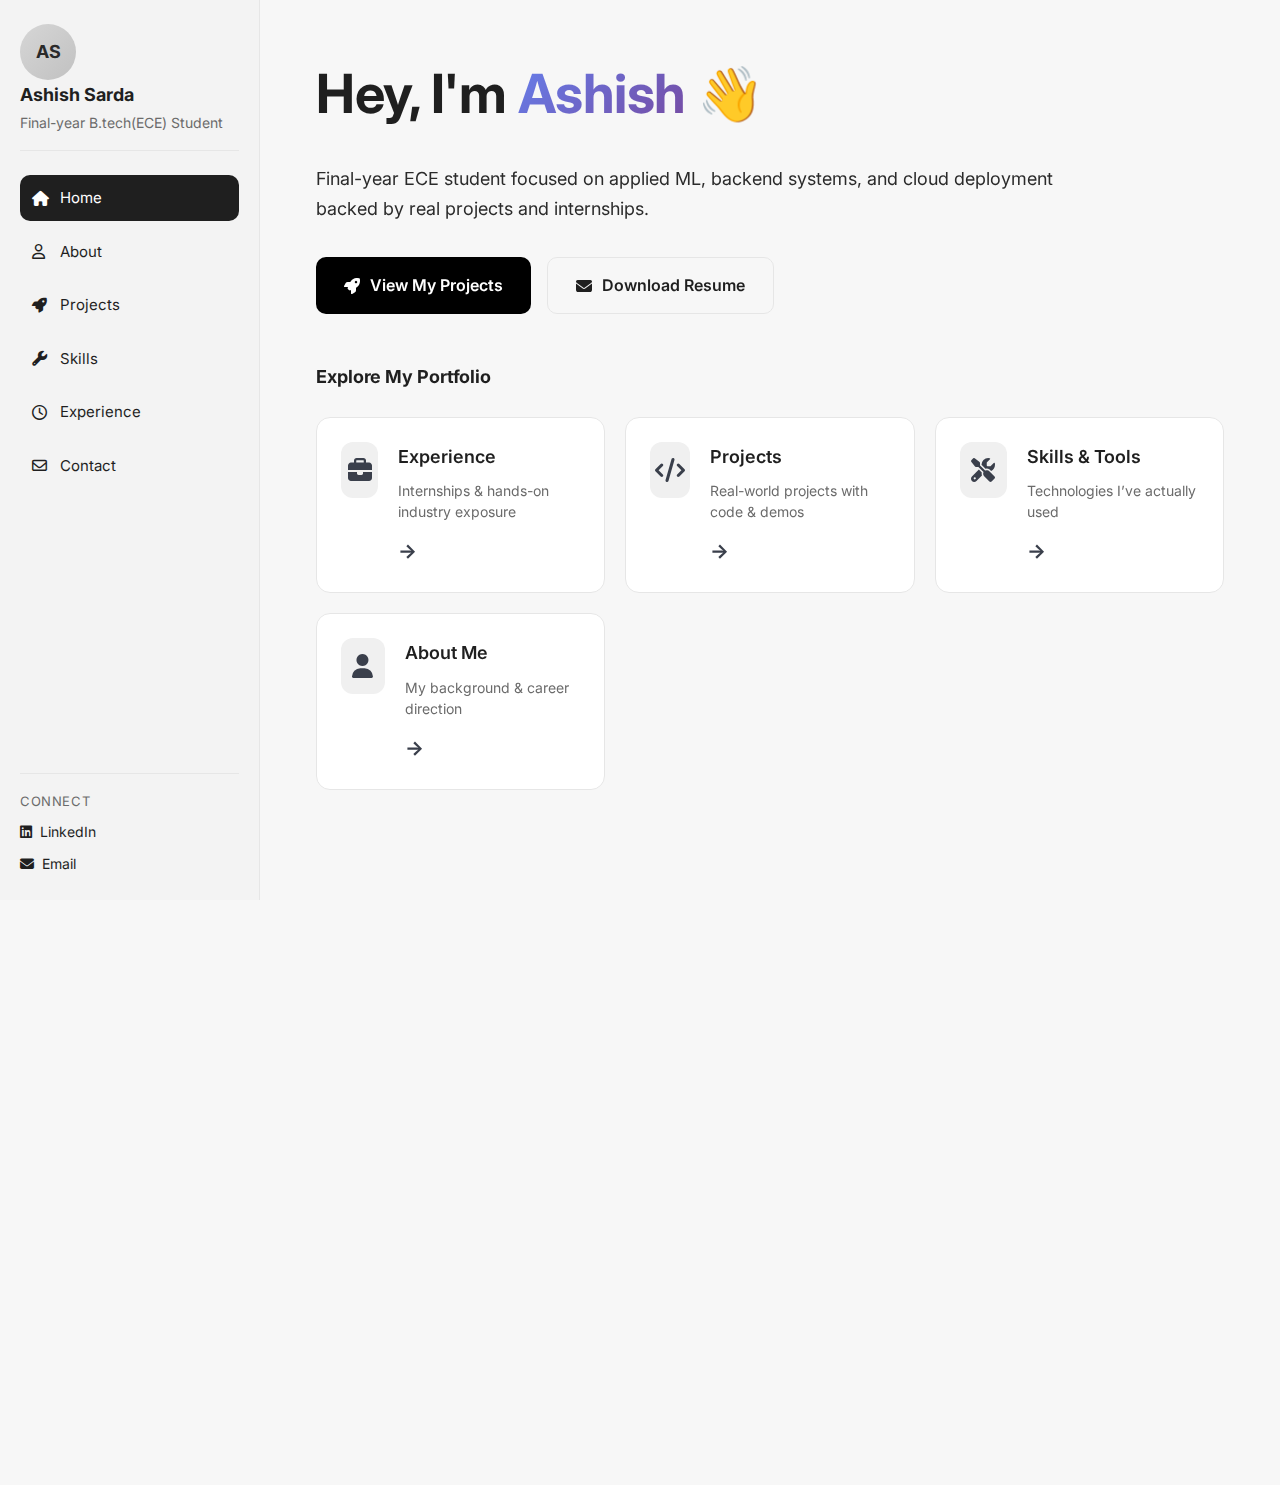
<file: index.html>
<!DOCTYPE html>
<html lang="en">
<head>
    <meta charset="UTF-8">
    <meta name="viewport" content="width=device-width, initial-scale=1.0">
    <title>Ashish Sarda | Final-Year ECE Student | ML & Backend Projects</title>
    <meta name="description" content="Ashish | AI/ML & Cloud Engineer Portfolio">
    <link rel="stylesheet" href="styles.css">
    <link rel="preconnect" href="https://fonts.googleapis.com">
    <link rel="preconnect" href="https://fonts.gstatic.com" crossorigin>
    <link href="https://fonts.googleapis.com/css2?family=Inter:wght@300;400;500;600;700&display=swap" rel="stylesheet">
    <link rel="stylesheet" href="https://cdnjs.cloudflare.com/ajax/libs/font-awesome/6.5.2/css/all.min.css"  />
</head>
<body>
    <div class="layout">
        <!-- Sidebar -->
        <aside class="sidebar">
            <div class="sidebar-header">
                <div class="avatar">AS</div>
                <div class="sidebar-name">Ashish Sarda</div>
                <div class="sidebar-role">Final-year B.tech(ECE) Student</div>
            </div>

            <nav class="sidebar-nav">
                <a href="index.html" class="sidebar-link active"><i class="fa-solid fa-house"></i> Home</a>
                <a href="about.html" class="sidebar-link"><i class="fa-regular fa-user"></i> About</a>
                <a href="projects.html" class="sidebar-link"><i class="fa-solid fa-rocket"></i> Projects</a>
                <a href="skills.html" class="sidebar-link"><i class="fa-solid fa-wrench"></i> Skills</a>
                <a href="experience.html" class="sidebar-link"><i class="fa-regular fa-clock"></i> Experience</a>
                <a href="contact.html" class="sidebar-link"><i class="fa-regular fa-envelope"></i> Contact</a>
            </nav>

            <div class="sidebar-connect">
                <div class="sidebar-connect-title">Connect</div>
                <a class="connect-link" href="https://www.linkedin.com/in/ashish-sarda-5051982a3/" target="_blank"><i class="fa-brands fa-linkedin"></i> LinkedIn</a>
                <a class="connect-link" href="mailto:aashishsarda@rediffmail.com"><i class="fa-solid fa-envelope"></i> Email</a>
            </div>
        </aside>

        <!-- Main Content -->
        <main class="main">
            <!-- Hero Section -->
            <section class="hero fade-in" id="home">
                <div class="hero-inner">
                    
                    <h1 class="hero-heading">
                        Hey, I'm <span class="highlight">Ashish</span>
                        <span class="wave">👋</span>
                    </h1>
                    
                    <p class="hero-copy hero-intro">
                        <!--I enjoy building scalable systems and working on challenging problems.-->
                        Final-year ECE student focused on applied ML, backend systems, and cloud deployment backed by real projects and internships.
                    </p>

                    <div class="hero-actions">
                        <a href="projects.html" class="hero-btn primary">
                            <i class="fa-solid fa-rocket"></i>
                            View My Projects
                        </a>
                        <a href="/assets/docs/Ashish_s_Resume.pdf" class="hero-btn secondary">
                            <i class="fa-solid fa-envelope"></i>
                            Download Resume
                        </a>
                    </div>

                    <!--
                    <div class="hero-stats">
                        <div class="stat">
                            <div class="stat-number">3+</div>
                            <div class="stat-label">Projects Built</div>
                        </div>
                        <div class="stat">
                            <div class="stat-number">2</div>
                            <div class="stat-label">Internships</div>
                        </div>
                        <div class="stat">
                            <div class="stat-number">5+</div>
                            <div class="stat-label">Technologies</div>
                        </div>
                        <div class="stat">
                            <div class="stat-number">100%</div>
                            <div class="stat-label">Hands-on</div>
                        </div>
                    </div>
                    -->
                </div>
            </section>

            <!-- Quick Links -->
            <section class="section fade-in" id="quick-links">
                <h2 class="section-heading">Explore My Portfolio</h2>
                <div class="quick-links-grid">
                    <a href="experience.html" class="quick-link">
                        <div class="quick-link-icon">
                            <i class="fa-solid fa-briefcase"></i>
                        </div>
                        <div class="quick-link-content">
                            <h3>Experience</h3>
                            <p>Internships & hands-on industry exposure</p>
                            <span class="quick-link-arrow">→</span>
                        </div>
                    </a>
                    
                    <a href="projects.html" class="quick-link">
                        <div class="quick-link-icon">
                            <i class="fa-solid fa-code"></i>
                        </div>
                        <div class="quick-link-content">
                            <h3>Projects</h3>
                            <p>Real-world projects with code & demos</p>
                            <span class="quick-link-arrow">→</span>
                        </div>
                    </a>
                    
                    <a href="skills.html" class="quick-link">
                        <div class="quick-link-icon">
                            <i class="fa-solid fa-tools"></i>
                        </div>
                        <div class="quick-link-content">
                            <h3>Skills & Tools</h3>
                            <p>Technologies I’ve actually used</p>
                            <span class="quick-link-arrow">→</span>
                        </div>
                    </a>
                    
                    <a href="about.html" class="quick-link">
                        <div class="quick-link-icon">
                            <i class="fa-solid fa-user"></i>
                        </div>
                        <div class="quick-link-content">
                            <h3>About Me</h3>
                            <p>My background & career direction</p>
                            <span class="quick-link-arrow">→</span>
                        </div>
                    </a>
                </div>
            </section>

            <!-- Featured Projects
            <section class="section fade-in">
                <div class="section-header">
                    <h2 class="section-heading">Featured Projects</h2>
                    <a href="projects.html" class="section-link">View All Projects →</a>
                </div>
                
                <div class="featured-projects">
                    <div class="featured-project">
                        <div class="project-image">
                            <div class="image-placeholder" style="background: linear-gradient(135deg, #667eea 0%, #764ba2 100%);">
                                <i class="fa-solid fa-shield-halved"></i>
                            </div>
                        </div>
                        <div class="project-content">
                            <div class="project-category">AI/ML • Computer Vision</div>
                            <h3 class="project-title">Morphshield</h3>
                            <p class="project-description">
                                AI-powered deepfake detection platform. Currently improving accuracy with better datasets and model tuning.
                            </p>
                            <div class="project-tech">
                                <span>PyTorch</span>
                                <span>Python</span>
                                <span>Computer Vision</span>
                            </div>
                            <a href="morphshield.html" class="project-link">View Case Study →</a>
                        </div>
                    </div>
                    
                    <div class="featured-project">
                        <div class="project-image">
                            <div class="image-placeholder" style="background: linear-gradient(135deg, #f093fb 0%, #f5576c 100%);">
                                <i class="fa-solid fa-bus"></i>
                            </div>
                        </div>
                        <div class="project-content">
                            <div class="project-category">IoT • Real-time Systems</div>
                            <h3 class="project-title">PravasMitra</h3>
                            <p class="project-description">
                                Real-time bus tracking with GPS → ESP32 → Firebase pipeline. End-to-end IoT solution for transportation.
                            </p>
                            <div class="project-tech">
                                <span>ESP32</span>
                                <span>GPS</span>
                                <span>Firebase</span>
                                <span>C++</span>
                            </div>
                            <a href="pravasmitra.html" class="project-link">View Case Study →</a>
                        </div>
                    </div>
                    
                    <div class="featured-project">
                        <div class="project-image">
                            <div class="image-placeholder" style="background: linear-gradient(135deg, #4facfe 0%, #00f2fe 100%);">
                                <i class="fa-solid fa-face-smile"></i>
                            </div>
                        </div>
                        <div class="project-content">
                            <div class="project-category">Web App • Computer Vision</div>
                            <h3 class="project-title">Factio</h3>
                            <p class="project-description">
                                Face recognition web application built with Python, OpenCV, and Firestore for accessible computer vision.
                            </p>
                            <div class="project-tech">
                                <span>Python</span>
                                <span>OpenCV</span>
                                <span>Firestore</span>
                                <span>Flask</span>
                            </div>
                            <a href="factio.html" class="project-link">View Case Study →</a>
                        </div>
                    </div>
                </div>
            </section> -->

            <!-- Skills Highlights -->
            <section class="section fade-in">
                <div class="section-header">
                    <h2 class="section-heading">Technical Expertise</h2>
                    <a href="skills.html" class="section-link">Full Skills List →</a>
                </div>
                
                <div class="skills-highlights">
                    <div class="skill-highlight">
                        <div class="skill-icon">
                            <i class="fa-solid fa-brain"></i>
                        </div>
                        <div class="skill-content">
                            <h3>AI & ML (Primary)</h3>
                            <p>PyTorch, OpenCV, Deep Learning, Computer Vision, Model Training</p>
                        </div>
                    </div>
                    
                    <div class="skill-highlight">
                        <div class="skill-icon">
                            <i class="fa-solid fa-server"></i>
                        </div>
                        <div class="skill-content">
                            <h3>Backend & Cloud (Secondary)</h3>
                            <p>Python, Flask, Node.js, REST APIs, Databases, System Architecture, AWS (S3, EC2, SageMaker), Firebase, Docker, CI/CD, Deployment</p>
                        </div>
                    </div>
                    
                   <!-- <div class="skill-highlight">
                        <div class="skill-icon">
                            <i class="fa-solid fa-microchip"></i>
                        </div>
                        <div class="skill-content">
                            <h3>IoT & Hardware</h3>
                            <p>ESP32, GPS Integration, Embedded Systems, Sensor Networks</p>
                        </div>
                    </div>
                    -->
                </div>
            </section>

            <!-- Call to Action 
            <section class="section fade-in cta-section">
                <div class="cta-card">
                    <div class="cta-content">
                        <h2>Let's Build Something Amazing</h2>
                        <p>I'm actively seeking internships, PPOs, and full-time roles. Open to relocation and excited about opportunities to work on challenging problems.</p>
                        <div class="cta-buttons">
                            <a href="contact.html" class="cta-btn primary">
                                <i class="fa-solid fa-envelope"></i>
                                Get in Touch
                            </a>
                            <a href="projects.html" class="cta-btn secondary">
                                <i class="fa-solid fa-rocket"></i>
                                See My Work
                            </a>
                        </div>
                    </div>
                    <div class="cta-image">
                        <div class="cta-image-placeholder">
                            <i class="fa-solid fa-handshake"></i>
                        </div>
                    </div>
                </div>
            </section>-->
            <section class="section fade-in" style="border-top: 1px solid var(--border); padding-top: 40px;">
    
                <div style="display: flex; justify-content: space-between; align-items: center; gap: 16px; flex-wrap: wrap;">
            
                    <div style="display: flex; gap: 16px; flex-wrap: wrap;">
                        <a href="about.html" class="cta-btn" style="padding: 12px 24px;">
                            <i class="fa-solid fa-arrow-right"></i>
                            Next: About Me
                        </a>
            
                    </div>
            
                </div>
            </section>

            <!-- Footer -->
            <footer class="footer fade-in">
                <div class="footer-bottom">
                    <div class="footer-copyright">
                        © 2025 Ashish Sarda. Built with a laptop, coffee, and late nights.
                    </div>
                    <div class="footer-social">
                        <a href="https://www.linkedin.com/in/ashish-sarda-5051982a3/" target="_blank" rel="noopener noreferrer">
                            <i class="fa-brands fa-linkedin"></i>
                        </a>
                        <a href="mailto:aashishsarda@rediffmail.com">
                            <i class="fa-solid fa-envelope"></i>
                        </a>
                        <a href="tel:+919156620195">
                            <i class="fa-solid fa-phone"></i>
                        </a>
                    </div>
                </div>
            </footer>
        </main>
    </div>

    <script src="script.js"></script>
    
    <style>
        /* Additional styles for landing page WITH SIDEBAR */
        .hero-badge {
            display: inline-flex;
            align-items: center;
            gap: 8px;
            background: rgba(34, 197, 94, 0.1);
            color: #10b981;
            padding: 8px 12px;
            border-radius: 8px;
            font-size: 14px;
            font-weight: 600;
            margin-bottom: 24px;
        }
        
        .badge-dot {
            width: 8px;
            height: 8px;
            background: #10b981;
            border-radius: 50%;
            animation: pulse 2s infinite;
        }
        
        .hero-heading .highlight {
            background: linear-gradient(135deg, #667eea 0%, #764ba2 100%);
            -webkit-background-clip: text;
            -webkit-text-fill-color: transparent;
            background-clip: text;
        }
        
        .wave {
            display: inline-block;
            animation: wave 2s infinite;
            transform-origin: 70% 70%;
        }
        
        .hero-intro {
            font-size: 18px;
            line-height: 1.7;
            margin: 24px 0;
            max-width: 800px;
        }
        
        .hero-actions {
            display: flex;
            gap: 16px;
            margin: 32px 0;
        }
        
        .hero-btn {
            padding: 14px 28px;
            border-radius: 10px;
            font-size: 16px;
            font-weight: 600;
            text-decoration: none;
            display: inline-flex;
            align-items: center;
            gap: 10px;
            transition: all 0.2s ease;
        }
        
        .hero-btn.primary {
            background: #000;
            color: #fff;
        }
        
        .hero-btn.primary:hover {
            background: #333;
            transform: translateY(-2px);
            box-shadow: 0 8px 20px rgba(0, 0, 0, 0.15);
        }
        
        .hero-btn.secondary {
            background: transparent;
            color: var(--text);
            border: 1px solid var(--border);
        }
        
        .hero-btn.secondary:hover {
            background: var(--pill);
            transform: translateY(-2px);
        }
        
        .hero-stats {
            display: grid;
            grid-template-columns: repeat(4, 1fr);
            gap: 24px;
            margin-top: 48px;
            padding-top: 32px;
            border-top: 1px solid var(--border);
        }
        
        .stat {
            text-align: center;
        }
        
        .stat-number {
            font-size: 32px;
            font-weight: 700;
            margin-bottom: 8px;
            color: #000;
        }
        
        .stat-label {
            font-size: 14px;
            color: var(--muted);
        }
        
        /* Quick Links */
        .quick-links-grid {
            display: grid;
            grid-template-columns: repeat(auto-fit, minmax(280px, 1fr));
            gap: 20px;
            margin-top: 24px;
        }
        
        .quick-link {
            background: #ffffff;
            border: 1px solid var(--border);
            border-radius: 14px;
            padding: 24px;
            text-decoration: none;
            display: flex;
            gap: 20px;
            align-items: flex-start;
            transition: all 0.2s ease;
        }
        
        .quick-link:hover {
            transform: translateY(-4px);
            box-shadow: 0 8px 24px rgba(0, 0, 0, 0.1);
            border-color: var(--accent-soft);
        }
        
        .quick-link-icon {
            width: 56px;
            height: 56px;
            background: var(--pill);
            border-radius: 12px;
            display: flex;
            align-items: center;
            justify-content: center;
            font-size: 24px;
            color: var(--accent-soft);
        }
        
        .quick-link-content h3 {
            font-size: 18px;
            font-weight: 600;
            margin-bottom: 8px;
            color: var(--text);
        }
        
        .quick-link-content p {
            font-size: 14px;
            color: var(--muted);
            line-height: 1.5;
            margin-bottom: 12px;
        }
        
        .quick-link-arrow {
            color: var(--accent-soft);
            font-size: 20px;
            font-weight: 700;
        }
        
        /* Section Header */
        .section-header {
            display: flex;
            justify-content: space-between;
            align-items: flex-end;
            margin-bottom: 32px;
        }
        
        .section-link {
            color: var(--text);
            text-decoration: none;
            font-size: 15px;
            font-weight: 600;
            transition: color 0.2s ease;
        }
        
        .section-link:hover {
            color: var(--accent-soft);
        }
        
        /* Featured Projects */
        .featured-projects {
            display: flex;
            flex-direction: column;
            gap: 32px;
        }
        
        .featured-project {
            background: #ffffff;
            border: 1px solid var(--border);
            border-radius: 16px;
            overflow: hidden;
            display: grid;
            grid-template-columns: 300px 1fr;
            transition: transform 0.2s ease, box-shadow 0.2s ease;
        }
        
        .featured-project:hover {
            transform: translateY(-4px);
            box-shadow: 0 12px 32px rgba(0, 0, 0, 0.1);
        }
        
        .project-image {
            background: #f7f7f7;
            display: flex;
            align-items: center;
            justify-content: center;
        }
        
        .image-placeholder {
            width: 100%;
            height: 100%;
            display: flex;
            align-items: center;
            justify-content: center;
            color: white;
            font-size: 64px;
        }
        
        .project-content {
            padding: 32px;
        }
        
        .project-category {
            font-size: 13px;
            color: var(--muted);
            text-transform: uppercase;
            letter-spacing: 0.5px;
            font-weight: 600;
            margin-bottom: 8px;
        }
        
        .project-title {
            font-size: 24px;
            font-weight: 700;
            margin-bottom: 12px;
        }
        
        .project-description {
            font-size: 15px;
            color: var(--text);
            line-height: 1.6;
            margin-bottom: 20px;
        }
        
        .project-tech {
            display: flex;
            flex-wrap: wrap;
            gap: 8px;
            margin-bottom: 24px;
        }
        
        .project-tech span {
            padding: 6px 12px;
            background: var(--pill);
            border: 1px solid var(--border);
            border-radius: 8px;
            font-size: 13px;
            color: var(--text);
        }
        
        .project-link {
            color: #000;
            text-decoration: none;
            font-weight: 600;
            font-size: 15px;
            display: inline-flex;
            align-items: center;
            gap: 6px;
            transition: color 0.2s ease;
        }
        
        .project-link:hover {
            color: var(--accent-soft);
        }
        
        /* Skills Highlights */
        .skills-highlights {
            display: grid;
            grid-template-columns: repeat(auto-fit, minmax(280px, 1fr));
            gap: 20px;
        }
        
        .skill-highlight {
            background: #ffffff;
            border: 1px solid var(--border);
            border-radius: 14px;
            padding: 24px;
            display: flex;
            gap: 16px;
            align-items: flex-start;
            transition: transform 0.2s ease;
        }
        
        .skill-highlight:hover {
            transform: translateY(-2px);
        }
        
        .skill-icon {
            width: 56px;
            height: 56px;
            background: var(--pill);
            border-radius: 12px;
            display: flex;
            align-items: center;
            justify-content: center;
            font-size: 24px;
            color: var(--accent-soft);
        }
        
        .skill-content h3 {
            font-size: 18px;
            font-weight: 600;
            margin-bottom: 8px;
        }
        
        .skill-content p {
            font-size: 14px;
            color: var(--muted);
            line-height: 1.5;
        }
        
        /* CTA Section */
        .cta-section {
            margin-top: 64px;
        }
        
        .cta-card {
            background: linear-gradient(135deg, #667eea 0%, #764ba2 100%);
            border-radius: 20px;
            padding: 48px;
            display: grid;
            grid-template-columns: 1fr 200px;
            gap: 48px;
            align-items: center;
        }
        
        .cta-content h2 {
            font-size: 32px;
            font-weight: 700;
            color: white;
            margin-bottom: 16px;
        }
        
        .cta-content p {
            font-size: 18px;
            color: rgba(255, 255, 255, 0.9);
            line-height: 1.6;
            margin-bottom: 32px;
            max-width: 600px;
        }
        
        .cta-buttons {
            display: flex;
            gap: 16px;
        }
        
        .cta-card .cta-btn {
            padding: 14px 28px;
            border-radius: 10px;
            font-size: 16px;
            font-weight: 600;
            text-decoration: none;
            display: inline-flex;
            align-items: center;
            gap: 10px;
            transition: all 0.2s ease;
        }
        
        .cta-card .cta-btn.primary {
            background: white;
            color: #667eea;
        }
        
        .cta-card .cta-btn.primary:hover {
            background: #f7f7f7;
            transform: translateY(-2px);
            box-shadow: 0 8px 20px rgba(0, 0, 0, 0.15);
        }
        
        .cta-card .cta-btn.secondary {
            background: transparent;
            color: white;
            border: 2px solid white;
        }
        
        .cta-card .cta-btn.secondary:hover {
            background: rgba(255, 255, 255, 0.1);
            transform: translateY(-2px);
        }
        
        .cta-image-placeholder {
            width: 200px;
            height: 200px;
            background: rgba(255, 255, 255, 0.1);
            border-radius: 50%;
            display: flex;
            align-items: center;
            justify-content: center;
            font-size: 80px;
            color: white;
        }
        
        /* Footer */
        .footer {
            margin-top: 80px;
            padding-top: 48px;
            border-top: 1px solid var(--border);
        }
        
        .footer-content {
            display: grid;
            grid-template-columns: 300px 1fr;
            gap: 48px;
            margin-bottom: 40px;
        }
    
        
        .footer-brand {
            display: flex;
            gap: 16px;
        }
        
        .footer-avatar {
            width: 56px;
            height: 56px;
            border-radius: 50%;
            background: linear-gradient(135deg, #d6d6d6, #c1c1c1);
            display: flex;
            align-items: center;
            justify-content: center;
            font-weight: 700;
            color: #2a2a2a;
            font-size: 18px;
        }
        
        .footer-name {
            font-size: 18px;
            font-weight: 700;
            margin-bottom: 4px;
        }
        
        .footer-tagline {
            font-size: 14px;
            color: var(--muted);
        }
        
        .footer-links {
            display: grid;
            grid-template-columns: repeat(3, 1fr);
            gap: 32px;
        }
        
        .footer-column h4 {
            font-size: 16px;
            font-weight: 600;
            margin-bottom: 16px;
            color: var(--text);
        }
        
        .footer-column a {
            display: block;
            color: var(--muted);
            text-decoration: none;
            margin-bottom: 8px;
            font-size: 14px;
            transition: color 0.2s ease;
        }
        
        .footer-column a:hover {
            color: var(--text);
        }
        
        .footer-bottom {
            display: flex;
            justify-content: space-between;
            align-items: center;
            padding-top: 24px;
            /*border-top: 1px solid var(--border);*/
        }
        
        .footer-copyright {
            font-size: 14px;
            color: var(--muted);
        }
        
        .footer-social {
            display: flex;
            gap: 16px;
        }
        
        .footer-social a {
            color: var(--muted);
            font-size: 18px;
            transition: color 0.2s ease;
        }
        
        .footer-social a:hover {
            color: var(--text);
        }
        
        /* Animations */
        @keyframes pulse {
            0% {
                opacity: 1;
            }
            50% {
                opacity: 0.5;
            }
            100% {
                opacity: 1;
            }
        }
        
        @keyframes wave {
            0% {
                transform: rotate(0deg);
            }
            10% {
                transform: rotate(14deg);
            }
            20% {
                transform: rotate(-8deg);
            }
            30% {
                transform: rotate(14deg);
            }
            40% {
                transform: rotate(-4deg);
            }
            50% {
                transform: rotate(10deg);
            }
            60% {
                transform: rotate(0deg);
            }
            100% {
                transform: rotate(0deg);
            }
        }
        
        /* Responsive Design */
        @media (max-width: 1024px) {
            .featured-project {
                grid-template-columns: 1fr;
            }
            
            .project-image {
                height: 200px;
            }
        }
        
        @media (max-width: 768px) {
            .hero-stats {
                grid-template-columns: repeat(2, 1fr);
            }
            
            .hero-actions {
                flex-direction: column;
            }
            
            .cta-card {
                grid-template-columns: 1fr;
                text-align: center;
                padding: 32px;
            }
            
            .cta-buttons {
                flex-direction: column;
            }
            
            .footer-content {
                grid-template-columns: 1fr;
            }
            
            .footer-links {
                grid-template-columns: repeat(2, 1fr);
            }
            
            .featured-projects {
                gap: 24px;
            }
            
            .skills-highlights {
                grid-template-columns: 1fr;
            }
        }
        
        @media (max-width: 480px) {
            .hero-stats {
                grid-template-columns: 1fr;
            }
            
            .footer-links {
                grid-template-columns: 1fr;
            }
            
            .footer-bottom {
                flex-direction: column;
                gap: 16px;
                text-align: center;
            }
            
            .quick-links-grid {
                grid-template-columns: 1fr;
            }
            
            .featured-project .project-content {
                padding: 24px;
            }
        }
    </style>
    
    <script>
        // Landing page specific JavaScript
        document.addEventListener('DOMContentLoaded', function() {
            
            // Animate stats
            const stats = document.querySelectorAll('.stat-number');
            if (stats.length > 0) {
                stats.forEach(stat => {
                    const text = stat.textContent;
                    const finalValue = parseInt(text);
                    if (!isNaN(finalValue)) {
                        let currentValue = 0;
                        const increment = finalValue / 20;
                        const timer = setInterval(() => {
                            currentValue += increment;
                            if (currentValue >= finalValue) {
                                stat.textContent = finalValue + (text.includes('+') ? '+' : '');
                                clearInterval(timer);
                            } else {
                                stat.textContent = Math.floor(currentValue) + (text.includes('+') ? '+' : '');
                            }
                        }, 50);
                    }
                });
            }
        });
    </script>
</body>
</html>
</file>
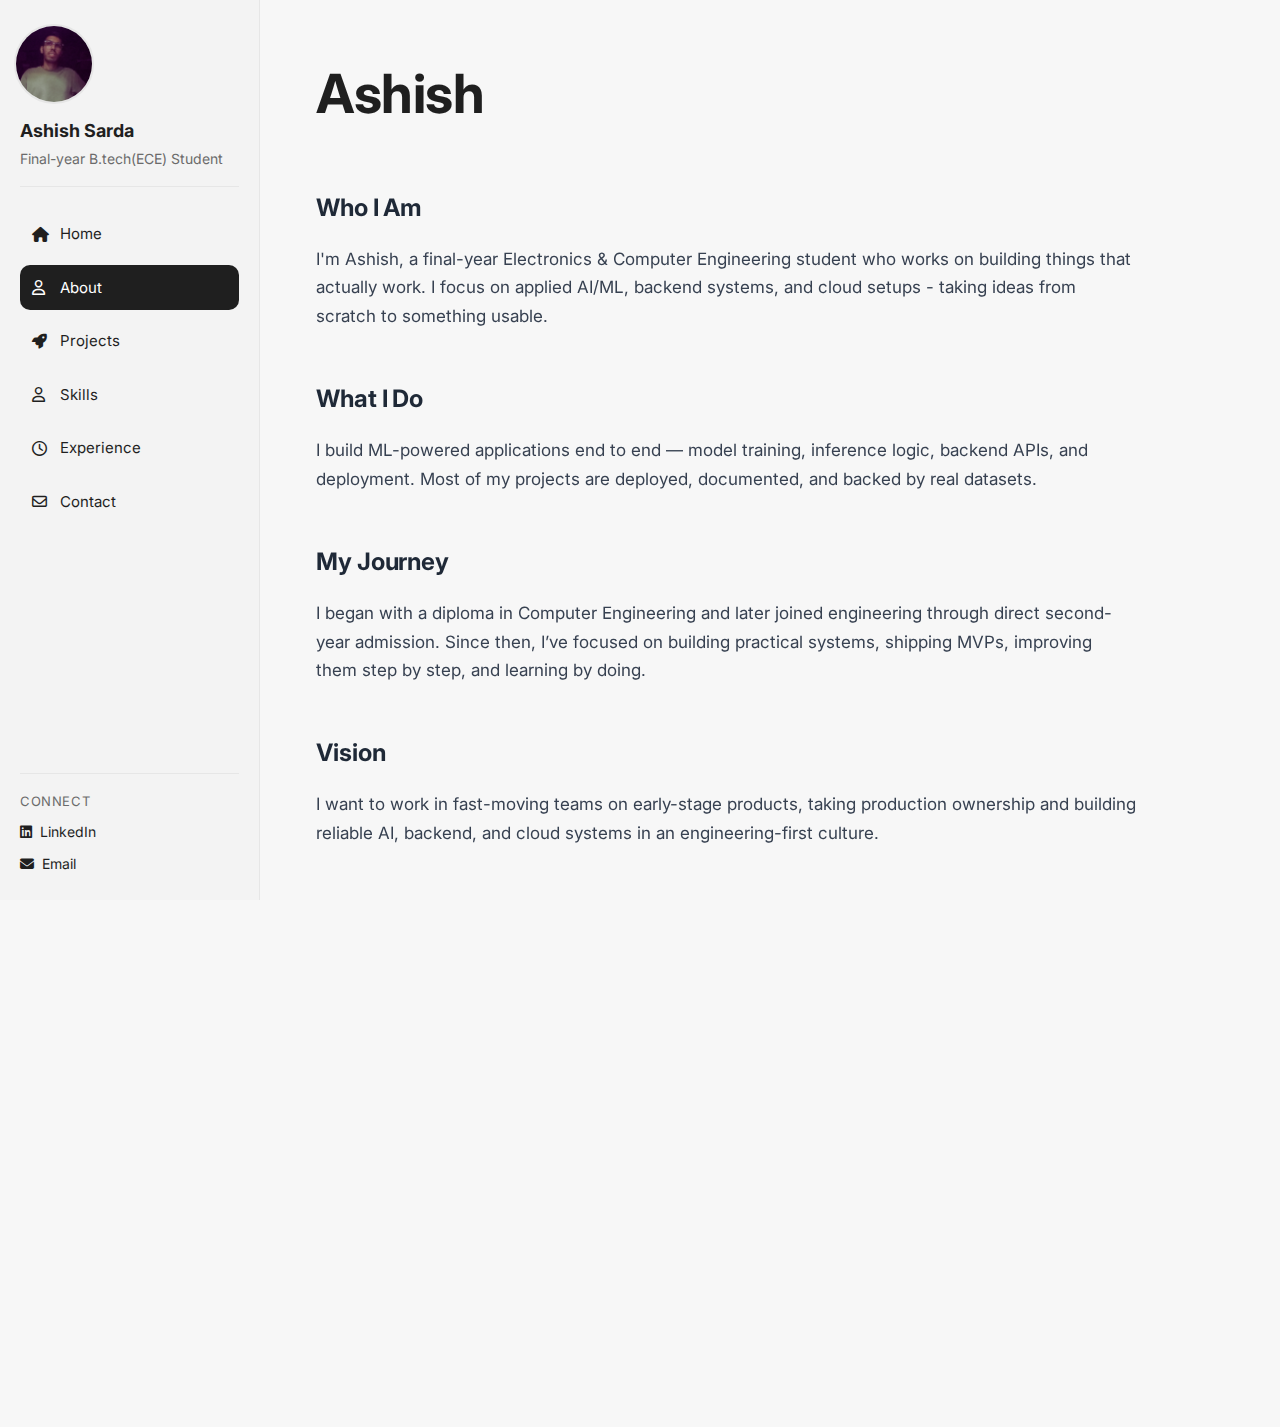
<file: about.html>
<!DOCTYPE html>
<html lang="en">
<head>
    <meta charset="UTF-8">
    <meta name="viewport" content="width=device-width, initial-scale=1.0">
    <title>Ashish Sarda | About</title>
    <link rel="stylesheet" href="styles.css">
    <link rel="preconnect" href="https://fonts.googleapis.com">
    <link rel="preconnect" href="https://fonts.gstatic.com" crossorigin>
    <link href="https://fonts.googleapis.com/css2?family=Inter:wght@300;400;500;600;700&display=swap" rel="stylesheet">
    <link rel="stylesheet" href="https://cdnjs.cloudflare.com/ajax/libs/font-awesome/6.5.2/css/all.min.css" />
</head>
<body>
    <div class="layout">
        <!-- Same Sidebar as index.html -->
        <aside class="sidebar">
            <div class="sidebar-header">
                <div class="avatar"><img src="assets/images/Pic.jpg" alt="Ashish Sarda"></div>
                <div class="sidebar-name">Ashish Sarda</div>
                <div class="sidebar-role">Final-year B.tech(ECE) Student</div>
            </div>

            <nav class="sidebar-nav">
                <a href="index.html" class="sidebar-link"><i class="fa-solid fa-house"></i> Home</a>
                <a href="about.html" class="sidebar-link active"><i class="fa-regular fa-user"></i> About</a>
                <a href="projects.html" class="sidebar-link"><i class="fa-solid fa-rocket"></i> Projects</a>
                <a href="skills.html" class="sidebar-link"><i class="fa-regular fa-user"></i> Skills</a>
                <a href="experience.html" class="sidebar-link"><i class="fa-regular fa-clock"></i> Experience</a>
                <a href="contact.html" class="sidebar-link"><i class="fa-regular fa-envelope"></i> Contact</a>
            </nav>

            <div class="sidebar-connect">
                <div class="sidebar-connect-title">Connect</div>
                <a class="connect-link" href="https://www.linkedin.com/in/ashish-sarda-5051982a3/" target="_blank" rel="noopener noreferrer"><i class="fa-brands fa-linkedin"></i> LinkedIn</a>
                <a class="connect-link" href="mailto:aashishsarda@rediffmail.com"><i class="fa-solid fa-envelope"></i> Email</a>
            </div>
        </aside>

        <!-- Main Content -->
        <main class="main">
            <section class="hero">
                <div class="hero-inner fade-in">
                    <h1 class="hero-heading" >Ashish</h1>
                
                   <!-- <div class="skill-badges">
                        <span class="skill-badge ai-ml">AI/ML</span>
                        <span class="skill-badge cloud">Cloud Computing</span>
                        <span class="skill-badge python">Python</span>
                        <span class="skill-badge java">Java</span>
                        <span class="skill-badge tensorflow">TensorFlow</span>
                        <span class="skill-badge docker">Docker</span>
                        <span class="skill-badge sql">SQL</span>
                    </div>-->
                </div>
            </section>

            <section class="section fade-in">
                <h2 class="section-heading">Who I Am</h2>
                <p class="hero-copy">
                    I'm Ashish, a final-year Electronics & Computer Engineering student who works on building things that actually work. 
                    I focus on applied AI/ML, backend systems, and cloud setups - taking ideas from scratch to something usable.
                </p>
            </section>

            <section class="section fade-in">
                <h2 class="section-heading">What I Do</h2>
                <p class="hero-copy">
                    I build ML-powered applications end to end — model training, inference logic, backend APIs, and deployment. Most of my projects are deployed, documented, and backed by real datasets.
                </p>
            </section>

            <section class="section fade-in">
                <h2 class="section-heading">My Journey</h2>
                <p class="hero-copy">
                    I began with a diploma in Computer Engineering and later joined engineering through direct second-year admission.
                    Since then, I’ve focused on building practical systems, shipping MVPs, improving them step by step, and learning by doing.
                </p>
            </section>

            <section class="section fade-in">
                <h2 class="section-heading">Vision</h2>
                <p class="hero-copy">
                    I want to work in fast-moving teams on early-stage products, taking production ownership and building reliable AI, backend, and cloud systems in an engineering-first culture.
                </p>
            </section>

            <section class="section fade-in">
                <h2 class="section-heading">Beyond Code</h2>
                <p class="hero-copy">
                    Beyond coding, I’ve volunteered in tree plantations and Clean India campaigns, creating real social impact. I think deeply, learn independently, and follow my curiosity to find meaningful solutions.                </p>
            </section>
            <section class="section fade-in" style="border-top: 1px solid var(--border); padding-top: 40px;">
    
                <div style="display: flex; justify-content: space-between; align-items: center; gap: 16px; flex-wrap: wrap;">
                    
                    <!-- Left Side: Next Button -->
                    <a href="index.html" class="cta-btn" style="padding: 12px 24px;">
                        <i class="fa-solid fa-arrow-left"></i>
                        Prev: Home
                    </a>
            
                    <div style="display: flex; gap: 16px; flex-wrap: wrap;">
                        <a href="projects.html" class="cta-btn" style="padding: 12px 24px;">
                            <i class="fa-solid fa-arrow-right"></i>
                            Next: Projects
                        </a>
            
                    </div>
            
                </div>
            </section>
            <!-- Footer -->
            <footer class="footer fade-in">
                <div class="footer-bottom">
                    <div class="footer-copyright">
                        © 2025 Ashish Sarda. Built with a laptop, coffee, and late nights.
                    </div>
                    <div class="footer-social">
                        <a href="https://www.linkedin.com/in/ashish-sarda-5051982a3/" target="_blank" rel="noopener noreferrer">
                            <i class="fa-brands fa-linkedin"></i>
                        </a>
                        <a href="mailto:aashishsarda@rediffmail.com">
                            <i class="fa-solid fa-envelope"></i>
                        </a>
                    </div>
                </div>
            </footer>
        </main>
    </div>

    <script src="script.js"></script>
    
    <style>
        .avatar {
            width: 80px;
            height: 80px;
            border-radius: 50%;
            overflow: hidden;
            margin: 0 auto 12px;
            border: 2px solid var(--border);
            margin-left: -6px;
        }

        .avatar img {
            width: 100%;
            height: 100%;
            object-fit: cover;
        }

        /* Footer */
        .footer {
            margin-top: 80px;
            padding-top: 48px;
            border-top: 1px solid var(--border);
        }
        
        .footer-content {
            display: grid;
            grid-template-columns: 300px 1fr;
            gap: 48px;
            margin-bottom: 40px;
        }
        
        .footer-brand {
            display: flex;
            gap: 16px;
        }
        
        .footer-avatar {
            width: 56px;
            height: 56px;
            border-radius: 50%;
            background: linear-gradient(135deg, #d6d6d6, #c1c1c1);
            display: flex;
            align-items: center;
            justify-content: center;
            font-weight: 700;
            color: #2a2a2a;
            font-size: 18px;
        }
        
        .footer-name {
            font-size: 18px;
            font-weight: 700;
            margin-bottom: 4px;
        }
        
        .footer-tagline {
            font-size: 14px;
            color: var(--muted);
        }
        
        .footer-links {
            display: grid;
            grid-template-columns: repeat(3, 1fr);
            gap: 32px;
        }
        
        .footer-column h4 {
            font-size: 16px;
            font-weight: 600;
            margin-bottom: 16px;
            color: var(--text);
        }
        
        .footer-column a {
            display: block;
            color: var(--muted);
            text-decoration: none;
            margin-bottom: 8px;
            font-size: 14px;
            transition: color 0.2s ease;
        }
        
        .footer-column a:hover {
            color: var(--text);
        }
        
        .footer-bottom {
            display: flex;
            justify-content: space-between;
            align-items: center;
            padding-top: 24px;
            /*border-top: 1px solid var(--border);*/
        }
        
        .footer-copyright {
            font-size: 14px;
            color: var(--muted);
        }
        
        .footer-social {
            display: flex;
            gap: 16px;
        }
        
        .footer-social a {
            color: var(--muted);
            font-size: 18px;
            transition: color 0.2s ease;
        }
        
        .footer-social a:hover {
            color: var(--text);
        }
        /* Skill Badges */
        .skill-badges {
            display: flex;
            flex-wrap: wrap;
            gap: 12px;
            margin-top: 24px;
            justify-content: center;
        }
        
        .skill-badge {
            padding: 8px 16px;
            border-radius: 20px;
            font-size: 14px;
            font-weight: 600;
            display: inline-block;
        }
        
        .skill-badge.ai-ml {
            background: #EEF2FF;
            color: #4F46E5;
            border: 2px solid rgba(79, 70, 229, 0.2);
        }
        
        .skill-badge.cloud {
            background: #E0F2FE;
            color: #0284C7;
            border: 1px solid rgba(2, 132, 199, 0.2);
        }
        
        .skill-badge.python {
            background: #FEF3C7;
            color: #D97706;
            border: 1px solid rgba(217, 119, 6, 0.2);
        }
        
        .skill-badge.java {
            background: #FCE7F3;
            color: #DB2777;
            border: 1px solid rgba(219, 39, 119, 0.2);
        }
        
        .skill-badge.tensorflow {
            background: #ECFDF5;
            color: #059669;
            border: 1px solid rgba(5, 150, 105, 0.2);
        }
        
        .skill-badge.docker {
            background: #E0E7FF;
            color: #3730A3;
            border: 1px solid rgba(55, 48, 163, 0.2);
        }
        
        .skill-badge.sql {
            background: #FEF2F2;
            color: #DC2626;
            border: 1px solid rgba(220, 38, 38, 0.2);
        }
        
        /* Typography improvements */
        .hero-copy {
            font-size: 17px;
            line-height: 1.7;
            color: #374151;
            margin-bottom: 24px;
        }
        
        .section-heading {
            color: #1F2937;
            margin-bottom: 16px;
            font-size: 24px;
        }
        
  
        
        /* Responsive */
        @media (max-width: 768px) {
            .skill-badges {
                gap: 8px;
            }
            
            .skill-badge {
                font-size: 13px;
                padding: 6px 12px;
            }
            
            .availability-badges {
                flex-direction: column;
                align-items: center;
            }
            
            .hero-copy {
                font-size: 16px;
            }
        }
    </style>
</body>
</html>
</file>
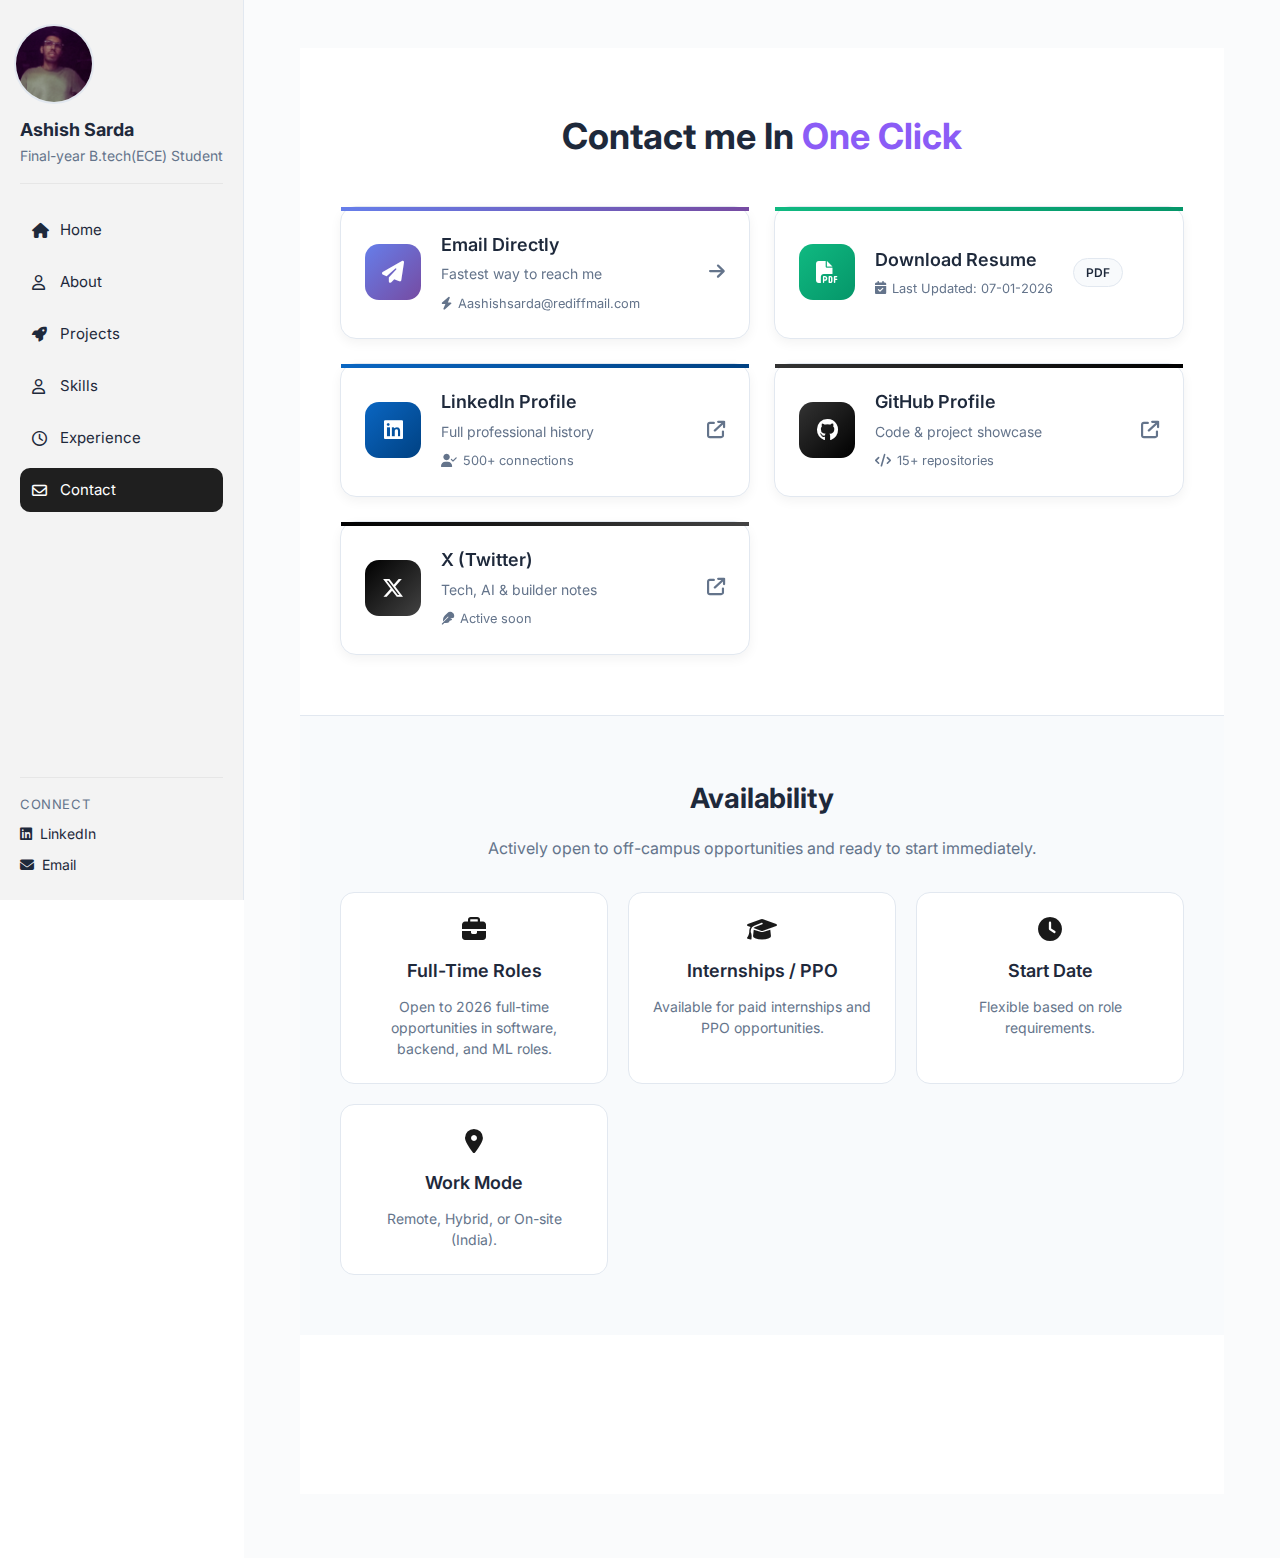
<file: contact.html>
<!DOCTYPE html>
<html lang="en">
<head>
    <meta charset="UTF-8">
    <meta name="viewport" content="width=device-width, initial-scale=1.0">
    <title>Contact | Ashish Sarda - Final Year ECE Student</title>
    <link rel="stylesheet" href="styles.css">
    <link rel="preconnect" href="https://fonts.googleapis.com">
    <link rel="preconnect" href="https://fonts.gstatic.com" crossorigin>
    <link href="https://fonts.googleapis.com/css2?family=Inter:wght@300;400;500;600;700&display=swap" rel="stylesheet">
    <link rel="stylesheet" href="https://cdnjs.cloudflare.com/ajax/libs/font-awesome/6.5.2/css/all.min.css">
</head>
<body>
    <div class="layout">
        <!-- Sidebar (Original - Unchanged) -->
        <aside class="sidebar">
            <div class="sidebar-header">
                <div class="avatar"><img src="assets/images/Pic.jpg" alt="Ashish Sarda"></div>
                <div class="sidebar-name">Ashish Sarda</div>
                <div class="sidebar-role">Final-year B.tech(ECE) Student</div>
            </div>

            <nav class="sidebar-nav">
                <a href="index.html" class="sidebar-link"><i class="fa-solid fa-house"></i> Home</a>
                <a href="about.html" class="sidebar-link"><i class="fa-regular fa-user"></i> About</a>
                <a href="projects.html" class="sidebar-link"><i class="fa-solid fa-rocket"></i> Projects</a>
                <a href="skills.html" class="sidebar-link"><i class="fa-regular fa-user"></i> Skills</a>
                <a href="experience.html" class="sidebar-link"><i class="fa-regular fa-clock"></i> Experience</a>
                <a href="contact.html" class="sidebar-link active"><i class="fa-regular fa-envelope"></i> Contact</a>
            </nav>

            <div class="sidebar-connect">
                <div class="sidebar-connect-title">Connect</div>
                <a class="connect-link" href="https://www.linkedin.com/in/ashish-sarda-5051982a3/" target="_blank"><i class="fa-brands fa-linkedin"></i> LinkedIn</a>
                <a class="connect-link" href="mailto:aashishsarda@rediffmail.com"><i class="fa-solid fa-envelope"></i> Email</a>
            </div>
        </aside>

        <!-- Main Content -->
        <main class="main">
            <!-- Recruiter Quick Actions -->
            <section class="quick-actions-section">
                <h2 class="section-title">Contact me In <span class="accent">One Click</span></h2>
            
                <div class="quick-actions-grid">
                    <!-- Primary Action - Email -->
                    <a href="mailto:aashishsarda@rediffmail.com" class="action-card action-primary">
                        <div class="action-icon-wrapper">
                            <i class="fa-solid fa-paper-plane"></i>
                        </div>
                        <div class="action-content">
                            <h3>Email Directly</h3>
                            <p>Fastest way to reach me</p>
                            <div class="action-meta">
                                <i class="fa-solid fa-bolt"></i>
                                <span>Aashishsarda@rediffmail.com</span>
                            </div>
                        </div>
                        <div class="action-arrow">
                            <i class="fa-solid fa-arrow-right"></i>
                        </div>
                    </a>
                    
                    <!-- Resume Download -->
                    <a href="https://drive.google.com/file/d/13cRmEH-FfBYBeVRw-K4ES7Xhx8OA9Ss2/view?usp=sharing" class="action-card action-resume" id="downloadResume" target="_blank" rel="noopener noreferrer">
                        <div class="action-icon-wrapper">
                            <i class="fa-solid fa-file-pdf"></i>
                        </div>
                        <div class="action-content">
                            <h3>Download Resume</h3>
                            <div class="action-meta">
                                <i class="fa-solid fa-calendar-check"></i>
                                <span>Last Updated: 07-01-2026</span>
                            </div>
                        </div>
                        <div class="action-badge">PDF</div>
                    </a>
                    
                    <!-- LinkedIn -->
                    <a href="https://www.linkedin.com/in/ashish-sarda-5051982a3/" target="_blank" class="action-card action-linkedin">
                        <div class="action-icon-wrapper">
                            <i class="fa-brands fa-linkedin"></i>
                        </div>
                        <div class="action-content">
                            <h3>LinkedIn Profile</h3>
                            <p>Full professional history</p>
                            <div class="action-meta">
                                <i class="fa-solid fa-user-check"></i>
                                <span>500+ connections</span>
                            </div>
                        </div>
                        <div class="action-arrow">
                            <i class="fa-solid fa-arrow-up-right-from-square"></i>
                        </div>
                    </a>
                    
                    <!-- GitHub -->
                    <a href="https://github.com/Ashex360" target="_blank" class="action-card action-github">
                        <div class="action-icon-wrapper">
                            <i class="fa-brands fa-github"></i>
                        </div>
                        <div class="action-content">
                            <h3>GitHub Profile</h3>
                            <p>Code & project showcase</p>
                            <div class="action-meta">
                                <i class="fa-solid fa-code"></i>
                                <span>15+ repositories</span>
                            </div>
                        </div>
                        <div class="action-arrow">
                            <i class="fa-solid fa-arrow-up-right-from-square"></i>
                        </div>
                    </a>
                    
                    <!-- X (Twitter) - Fixed -->
                    <a href="https://x.com" target="_blank" rel="noopener noreferrer" class="action-card action-x-twitter">
                        <div class="action-icon-wrapper">
                            <i class="fa-brands fa-x-twitter"></i>
                        </div>
                        <div class="action-content">
                            <h3>X (Twitter)</h3>
                            <p>Tech, AI & builder notes</p>
                            <div class="action-meta">
                                <i class="fa-solid fa-feather"></i>
                                <span>Active soon</span>
                            </div>
                        </div>
                        <div class="action-arrow">
                            <i class="fa-solid fa-arrow-up-right-from-square"></i>
                        </div>
                    </a>
                </div>
            </section>

            <!-- Availability Section -->
            <section class="availability-section">
                <h2 class="section-heading">Availability</h2>
                <p class="availability-subtext">
                    Actively open to off-campus opportunities and ready to start immediately.
                </p>

                <div class="availability-grid">
                    <div class="availability-card">
                        <i class="fa-solid fa-briefcase"></i>
                        <h3>Full-Time Roles</h3>
                        <p>Open to 2026 full-time opportunities in software, backend, and ML roles.</p>
                    </div>

                    <div class="availability-card">
                        <i class="fa-solid fa-graduation-cap"></i>
                        <h3>Internships / PPO</h3>
                        <p>Available for paid internships and PPO opportunities.</p>
                    </div>

                    <div class="availability-card">
                        <i class="fa-solid fa-clock"></i>
                        <h3>Start Date</h3>
                        <p>Flexible based on role requirements.</p>
                    </div>

                    <div class="availability-card">
                        <i class="fa-solid fa-location-dot"></i>
                        <h3>Work Mode</h3>
                        <p>Remote, Hybrid, or On-site (India).</p>
                    </div>
                </div>
            </section>

            <!-- Footer -->
            <footer class="contact-footer">
                
                <div class="footer-bottom">
                    <div class="copyright">
                        © 2025 Ashish Sarda. Built with a laptop, coffee, and late nights.
                    </div>
                    <div class="footer-social">
                        <a href="https://www.linkedin.com/in/ashish-sarda-5051982a3/" target="_blank" rel="noopener noreferrer">
                            <i class="fa-brands fa-linkedin"></i>
                        </a>
                        <a href="mailto:aashishsarda@rediffmail.com">
                            <i class="fa-solid fa-envelope"></i>
                        </a>
                    </div>
                </div>
            </footer>
        </main>
    </div>

    <script>
            // Create download notification
            const notification = document.createElement('div');
            notification.className = 'download-notification';
            notification.innerHTML = `
                <div class="notification-content">
                    <i class="fa-solid fa-file-download"></i>
                    <div>
                        <h4>Downloading Resume</h4>
                        <p>Ashish_Sarda_Resume.pdf</p>
                    </div>
                </div>
            `;
            
            document.body.appendChild(notification);
            
            // Simulate download delay
            setTimeout(() => {
                notification.classList.add('show');
            }, 100);
            
            // Remove notification
            setTimeout(() => {
                notification.classList.remove('show');
                setTimeout(() => {
                    document.body.removeChild(notification);
                }, 300);
            }, 3000);
        });
    </script>

    <style>
        /* Reset and Base Styles */
        * {
            margin: 0;
            padding: 0;
            box-sizing: border-box;
        }
        
        :root {
            --primary: #000000;
            --secondary: #6366f1;
            --accent: #8b5cf6;
            --success: #10b981;
            --warning: #f59e0b;
            --danger: #ef4444;
            --light: #f8fafc;
            --dark: #1e293b;
            --muted: #64748b;
            --border: #e2e8f0;
            --text: #1e293b;
            --pill: #f1f5f9;
        }
        
        body {
            font-family: 'Inter', sans-serif;
            line-height: 1.6;
            background: #fff;
            color: var(--text);
        }
        
        .layout {
            display: flex;
            min-height: 100vh;
        }
        .avatar {
            width: 80px;
            height: 80px;
            border-radius: 50%;
            overflow: hidden;
            margin: 0 auto 12px;
            border: 2px solid var(--border);
            margin-left: -6px;
        }

        .avatar img {
            width: 100%;
            height: 100%;
            object-fit: cover;
        }
        
        /* Main Content Area */
        .main {
            flex: 1;
            overflow-y: auto;
            background: #fafbfc;
        }
        
        /* Quick Actions Section */
        .quick-actions-section {
            padding: 60px 40px;
            background: white;
        }
        
        .section-title {
            font-size: 2.25rem;
            font-weight: 700;
            text-align: center;
            margin-bottom: 40px;
            color: var(--dark);
        }
        
        .accent {
            color: var(--accent);
        }
        
        .quick-actions-grid {
            display: grid;
            grid-template-columns: repeat(auto-fit, minmax(280px, 1fr));
            gap: 24px;
            max-width: 1200px;
            margin: 0 auto;
        }
        
        .action-card {
            background: white;
            border-radius: 16px;
            padding: 24px;
            display: flex;
            align-items: center;
            gap: 20px;
            text-decoration: none;
            box-shadow: 0 4px 12px rgba(0, 0, 0, 0.05);
            transition: all 0.2s ease;
            border: 1px solid var(--border);
            position: relative;
        }
        
        .action-card::before {
            content: '';
            position: absolute;
            top: 0;
            left: 0;
            width: 100%;
            height: 4px;
        }
        
        .action-primary::before { background: linear-gradient(90deg, #667eea, #764ba2); }
        .action-resume::before { background: linear-gradient(90deg, #10b981, #059669); }
        .action-linkedin::before { background: linear-gradient(90deg, #0a66c2, #004182); }
        .action-github::before { background: linear-gradient(90deg, #333, #000); }
        .action-x-twitter::before { background: linear-gradient(90deg, #000000, #434343); }
        
        .action-card:hover {
            transform: translateY(-4px);
            box-shadow: 0 8px 20px rgba(0, 0, 0, 0.08);
            border-color: var(--accent);
        }
        
        .action-icon-wrapper {
            width: 56px;
            height: 56px;
            border-radius: 14px;
            display: flex;
            align-items: center;
            justify-content: center;
            font-size: 22px;
            color: white;
            flex-shrink: 0;
        }
        
        .action-primary .action-icon-wrapper { background: linear-gradient(135deg, #667eea, #764ba2); }
        .action-resume .action-icon-wrapper { background: linear-gradient(135deg, #10b981, #059669); }
        .action-linkedin .action-icon-wrapper { background: linear-gradient(135deg, #0a66c2, #004182); }
        .action-github .action-icon-wrapper { background: linear-gradient(135deg, #333, #000); }
        .action-x-twitter .action-icon-wrapper { background: linear-gradient(135deg, #000000, #434343); }
        
        .action-content h3 {
            font-size: 1.125rem;
            font-weight: 600;
            margin-bottom: 4px;
            color: var(--dark);
        }
        
        .action-content p {
            color: var(--muted);
            font-size: 0.875rem;
            margin-bottom: 8px;
        }
        
        .action-meta {
            display: flex;
            align-items: center;
            gap: 6px;
            font-size: 0.8rem;
            color: var(--muted);
        }
        
        .action-arrow {
            margin-left: auto;
            color: var(--muted);
            font-size: 18px;
            transition: transform 0.2s ease;
        }
        
        .action-card:hover .action-arrow {
            transform: translateX(3px);
            color: var(--primary);
        }
        
        .action-badge {
            background: var(--light);
            color: var(--dark);
            padding: 4px 12px;
            border-radius: 16px;
            font-size: 0.75rem;
            font-weight: 600;
            border: 1px solid var(--border);
        }
        
        /* Availability Section */
        .availability-section {
            padding: 60px 40px;
            background: var(--light);
            border-top: 1px solid var(--border);
        }
        
        .section-heading {
            font-size: 1.75rem;
            font-weight: 700;
            text-align: center;
            margin-bottom: 16px;
            color: var(--dark);
        }
        
        .availability-subtext {
            text-align: center;
            color: var(--muted);
            max-width: 600px;
            margin: 0 auto 32px;
            font-size: 1rem;
            line-height: 1.5;
        }
        
        .availability-grid {
            display: grid;
            grid-template-columns: repeat(auto-fit, minmax(240px, 1fr));
            gap: 20px;
            max-width: 1000px;
            margin: 0 auto;
        }
        
        .availability-card {
            background: white;
            border: 1px solid var(--border);
            border-radius: 14px;
            padding: 24px;
            text-align: center;
            transition: all 0.2s ease;
        }
        
        .availability-card:hover {
            transform: translateY(-3px);
            box-shadow: 0 6px 16px rgba(0,0,0,0.05);
            border-color: var(--accent);
        }
        
        .availability-card i {
            font-size: 24px;
            color: var(--primary);
            margin-bottom: 16px;
            opacity: 0.9;
        }
        
        .availability-card h3 {
            font-size: 1.125rem;
            font-weight: 600;
            margin-bottom: 10px;
            color: var(--dark);
        }
        
        .availability-card p {
            font-size: 0.875rem;
            color: var(--muted);
            line-height: 1.5;
        }
        
        /* Footer */
        .contact-footer {
            background: white;
            color: #6b6b6b;
            padding: 60px 40px 30px;
        }
        
        .footer-content {
            max-width: 1000px;
            margin: 0 auto;
            display: flex;
            justify-content: space-between;
            align-items: center;
            flex-wrap: wrap;
            gap: 40px;
            padding-bottom: 60px;
            border-bottom: 1px solid rgba(255, 255, 255, 0.1);
        }
        
        .footer-text h3 {
            font-size: 1.75rem;
            margin-bottom: 12px;
            font-weight: 700;
        }
        
        .footer-text p {
            color: rgba(255, 255, 255, 0.7);
            font-size: 1rem;
            max-width: 400px;
        }
        
        .footer-actions {
            display: flex;
            gap: 16px;
        }
        
        .footer-btn {
            padding: 14px 28px;
            border-radius: 12px;
            text-decoration: none;
            font-weight: 600;
            display: flex;
            align-items: center;
            gap: 10px;
            transition: all 0.2s ease;
        }
        
        .footer-btn.primary {
            background: linear-gradient(135deg, #667eea, #764ba2);
            color: white;
        }
        
        .footer-btn.primary:hover {
            transform: translateY(-2px);
            box-shadow: 0 6px 20px rgba(102, 126, 234, 0.3);
        }
        
        .footer-bottom {
            max-width: 1000px;
            margin: 40px auto 0;
            display: flex;
            justify-content: space-between;
            align-items: center;
            flex-wrap: wrap;
            gap: 20px;
            color: rgba(255, 255, 255, 0.5);
            font-size: 0.875rem;
        }
        
        .footer-social {
            display: flex;
            gap: 20px;
        }
        
        .footer-social a {
            color: rgba(255, 255, 255, 0.7);
            text-decoration: none;
            transition: color 0.2s ease;
            font-size: 18px;
        }
        
        .footer-social a:hover {
            color: white;
        }
        
        /* Download Notification */
        .download-notification {
            position: fixed;
            top: 100px;
            right: 20px;
            background: white;
            border-radius: 12px;
            padding: 20px;
            box-shadow: 0 6px 20px rgba(0, 0, 0, 0.1);
            z-index: 1000;
            transform: translateX(120%);
            transition: transform 0.3s ease;
            max-width: 300px;
            border: 1px solid var(--border);
        }
        
        .download-notification.show {
            transform: translateX(0);
        }
        
        .notification-content {
            display: flex;
            align-items: center;
            gap: 12px;
        }
        
        .notification-content i {
            font-size: 22px;
            color: var(--success);
        }
        
        .notification-content h4 {
            font-size: 0.95rem;
            margin-bottom: 4px;
            color: var(--dark);
            font-weight: 600;
        }
        
        .notification-content p {
            font-size: 0.8rem;
            color: var(--muted);
        }
        
        /* Responsive Design */
        @media (max-width: 768px) {
            .quick-actions-section,
            .availability-section {
                padding: 48px 24px;
            }
            
            .section-title {
                font-size: 1.75rem;
                margin-bottom: 32px;
            }
            
            .quick-actions-grid {
                grid-template-columns: 1fr;
                gap: 20px;
            }
            
            .availability-grid {
                grid-template-columns: 1fr;
                gap: 16px;
            }
            
            .contact-footer {
                padding: 48px 24px 24px;
            }
            
            .footer-content {
                flex-direction: column;
                text-align: center;
                gap: 32px;
            }
            
            .footer-bottom {
                flex-direction: column;
                text-align: center;
                gap: 16px;
            }
            
            .footer-text h3 {
                font-size: 1.5rem;
            }
        }
        
        @media (max-width: 480px) {
            .section-title {
                font-size: 1.5rem;
            }
            
            .section-heading {
                font-size: 1.5rem;
            }
            
            .action-card {
                padding: 20px;
                gap: 16px;
            }
            
            .action-icon-wrapper {
                width: 48px;
                height: 48px;
                font-size: 20px;
            }
            
            .footer-btn {
                padding: 12px 24px;
                width: 100%;
                justify-content: center;
            }
            
            .footer-actions {
                width: 100%;
            }
        }
    </style>
</body>
</html>
</file>
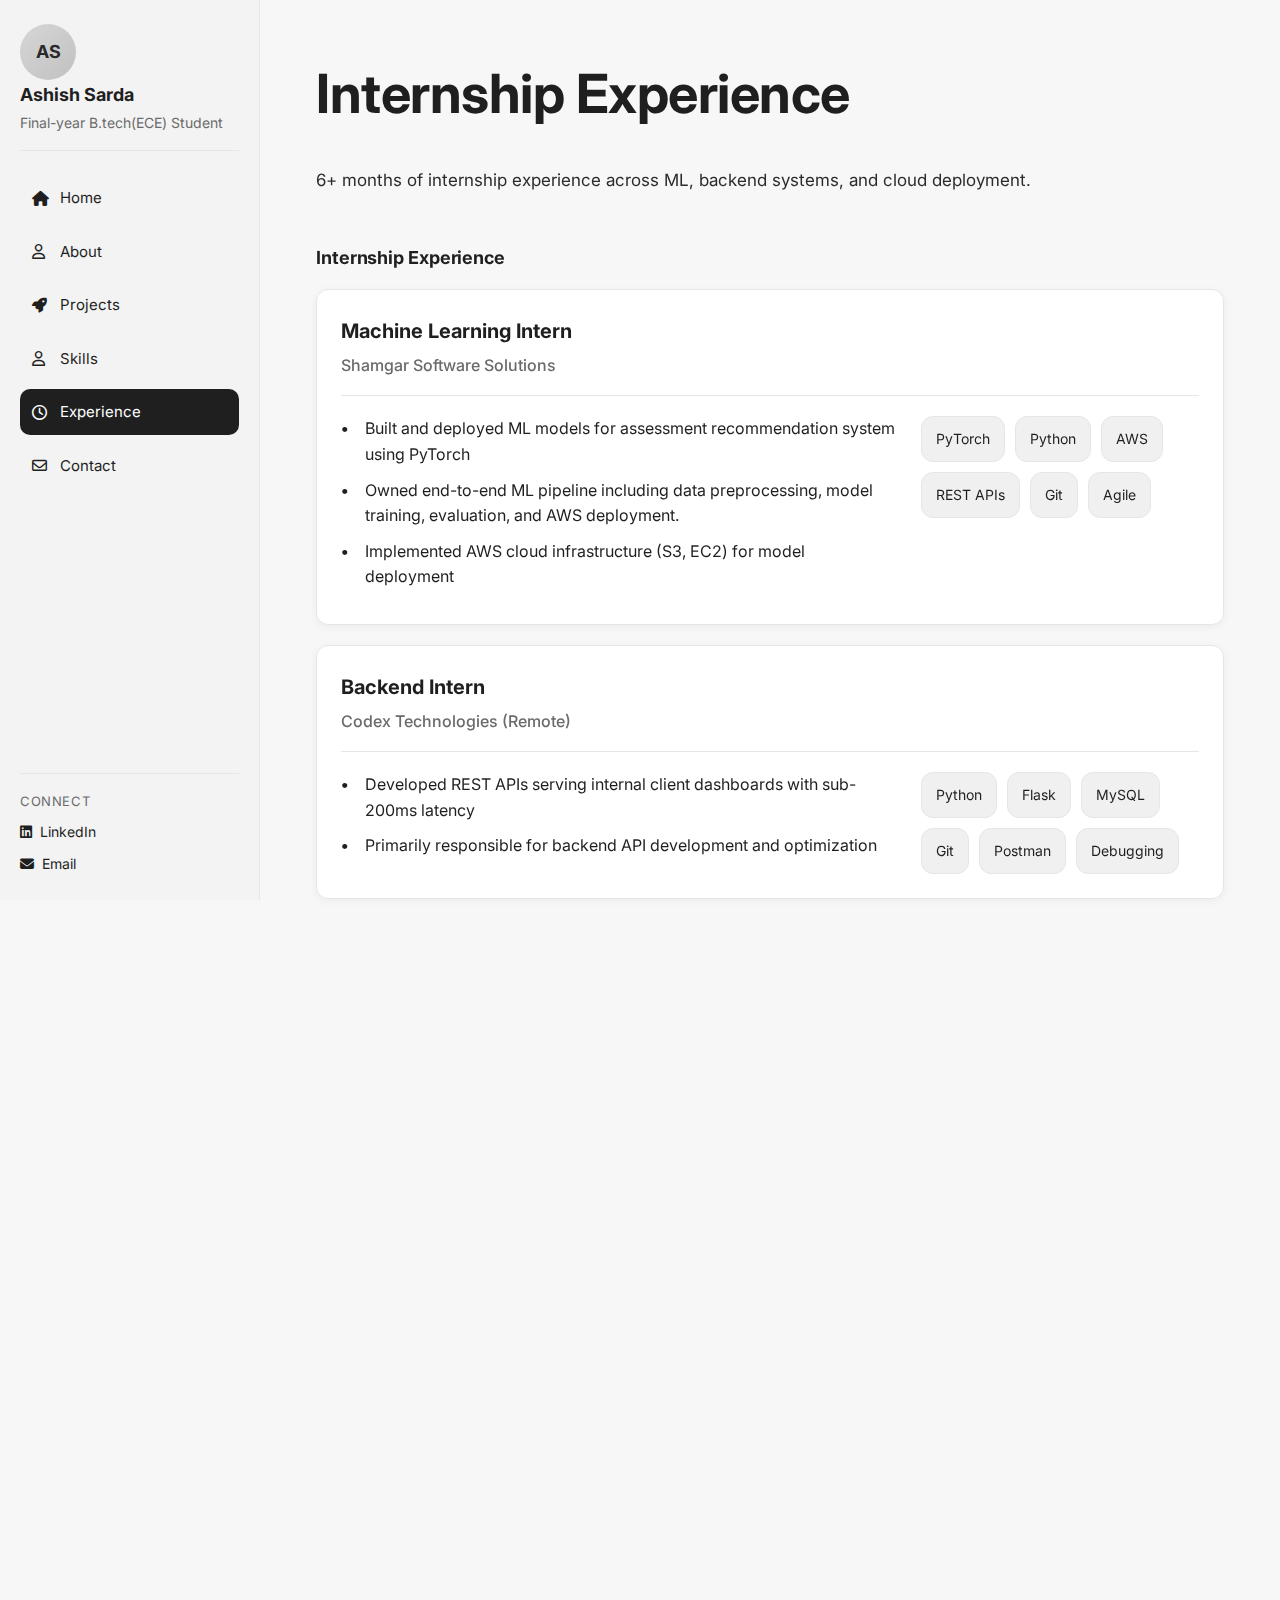
<file: experience.html>
<!DOCTYPE html>
<html lang="en">
<head>
    <meta charset="UTF-8">
    <meta name="viewport" content="width=device-width, initial-scale=1.0">
    <title>Experience | Ashish Sarda</title>
    <link rel="stylesheet" href="styles.css">
    <link rel="preconnect" href="https://fonts.googleapis.com">
    <link rel="preconnect" href="https://fonts.gstatic.com" crossorigin>
    <link href="https://fonts.googleapis.com/css2?family=Inter:wght@300;400;500;600;700&display=swap" rel="stylesheet">
    <link rel="stylesheet" href="https://cdnjs.cloudflare.com/ajax/libs/font-awesome/6.5.2/css/all.min.css" />
</head>
<body>
    <div class="layout">
        <!-- Sidebar -->
        <aside class="sidebar">
            <div class="sidebar-header">
                <div class="avatar">AS</div>
                <div class="sidebar-name">Ashish Sarda</div>
                <div class="sidebar-role">Final-year B.tech(ECE) Student</div>
            </div>

            <nav class="sidebar-nav">
                <a href="index.html" class="sidebar-link"><i class="fa-solid fa-house"></i> Home</a>
                <a href="about.html" class="sidebar-link"><i class="fa-regular fa-user"></i> About</a>
                <a href="projects.html" class="sidebar-link"><i class="fa-solid fa-rocket"></i> Projects</a>
                <a href="skills.html" class="sidebar-link"><i class="fa-regular fa-user"></i> Skills</a>
                <a href="experience.html" class="sidebar-link active"><i class="fa-regular fa-clock"></i> Experience</a>
                <a href="contact.html" class="sidebar-link"><i class="fa-regular fa-envelope"></i> Contact</a>
            </nav>

            <div class="sidebar-connect">
                <div class="sidebar-connect-title">Connect</div>
                <a class="connect-link" href="https://www.linkedin.com/in/ashish-sarda-5051982a3/" target="_blank" rel="noopener noreferrer"><i class="fa-brands fa-linkedin"></i> LinkedIn</a>
                <a class="connect-link" href="mailto:aashishsarda@rediffmail.com"><i class="fa-solid fa-envelope"></i> Email</a>
            </div>
        </aside>

        <!-- Main Content -->
        <main class="main">
            <!-- Experience Hero -->
            <section class="hero">
                <div class="hero-inner fade-in">
                    <h1 class="hero-heading">Internship Experience</h1>
                    <div class="hero-subheading">
                    </div>
                    <p class="hero-copy">
                        6+ months of internship experience across ML, backend systems, and cloud deployment.
                    </p>
                </div>
            </section>

            <!-- Professional Experience -->
            <section class="section fade-in">
                <h2 class="section-heading">Internship Experience</h2>
                
                <div class="experience-card">
                    <div class="experience-header">
                        <div class="experience-title">
                            <h3>Machine Learning Intern</h3>
                            <div class="experience-company">Shamgar Software Solutions</div>
                        </div>
                        <div class="experience-date">Oct 2025 – Jan 2025 (Ongoing)</div>
                    </div>
                    
                    <div class="experience-details">
                        <div class="experience-highlights">
                            <ul>
                                <li>Built and deployed ML models for assessment recommendation system using PyTorch</li>
                                <li>Owned end-to-end ML pipeline including data preprocessing, model training, evaluation, and AWS deployment.</li>
                                <li>Implemented AWS cloud infrastructure (S3, EC2) for model deployment</li>
                            </ul>
                        </div>
                        
                        <div class="experience-skills">
                            <div class="pill-list">
                                <div class="pill">PyTorch</div>
                                <div class="pill">Python</div>
                                <div class="pill">AWS</div>
                                <div class="pill">REST APIs</div>
                                <div class="pill">Git</div>
                                <div class="pill">Agile</div>
                            </div>
                        </div>
                    </div>
                </div>

                <div class="experience-card">
                    <div class="experience-header">
                        <div class="experience-title">
                            <h3>Backend Intern</h3>
                            <div class="experience-company">Codex Technologies (Remote)</div>
                        </div>
                        <div class="experience-date">Jul 2025 – Aug 2025</div>
                    </div>
                    
                    <div class="experience-details">
                        <div class="experience-highlights">
                            <ul>
                                <li>Developed REST APIs serving internal client dashboards with sub-200ms latency</li>
                                <li>Primarily responsible for backend API development and optimization</li>
                            </ul>
                        </div>
                        
                        <div class="experience-skills">
                            <div class="pill-list">
                                <div class="pill">Python</div>
                                <div class="pill">Flask</div>
                                <div class="pill">MySQL</div>
                                <div class="pill">Git</div>
                                <div class="pill">Postman</div>
                                <div class="pill">Debugging</div>
                            </div>
                        </div>
                    </div>
                </div>
            </section>

            <!-- Technical Projects Experience 
            <section class="section fade-in">
                <h2 class="section-heading">Project Experience</h2>
                
                <div class="project-experience-grid">
                    <div class="project-card">
                        <h3>MorphShield AI</h3>
                        <p class="project-desc">Deepfake Detection Platform</p>
                        <ul>
                            <li>Achieved 94% accuracy with CNN models</li>
                            <li>Reduced inference time by 40% through optimization</li>
                            <li>Built Flask API handling 1000+ daily requests</li>
                            <li>Deployed on AWS with CI/CD pipeline</li>
                        </ul>
                        <div class="pill-list-small">
                            <div class="pill-small">Python</div>
                            <div class="pill-small">TensorFlow</div>
                            <div class="pill-small">OpenCV</div>
                            <div class="pill-small">AWS</div>
                        </div>
                    </div>
                    
                    <div class="project-card">
                        <h3>PravasMitra</h3>
                        <p class="project-desc">Real-time Bus Tracking System</p>
                        <ul>
                            <li>Integrated ESP32 hardware with Firebase cloud</li>
                            <li>Achieved &lt;5s latency for real-time tracking</li>
                            <li>Built React frontend for live location visualization</li>
                            <li>Scaled to handle 50+ concurrent devices</li>
                        </ul>
                        <div class="pill-list-small">
                            <div class="pill-small">IoT</div>
                            <div class="pill-small">React</div>
                            <div class="pill-small">Firebase</div>
                            <div class="pill-small">GPS</div>
                        </div>
                    </div>
                    
                    <div class="project-card">
                        <h3>Factio</h3>
                        <p class="project-desc">Face Recognition Web App</p>
                        <ul>
                            <li>Implemented face detection with OpenCV</li>
                            <li>Built responsive frontend with React</li>
                            <li>Deployed with Docker containers</li>
                            <li>Optimized for mobile and desktop</li>
                        </ul>
                        <div class="pill-list-small">
                            <div class="pill-small">OpenCV</div>
                            <div class="pill-small">React</div>
                            <div class="pill-small">Docker</div>
                            <div class="pill-small">Flask</div>
                        </div>
                    </div>
                </div>
            </section>

           
            <section class="section fade-in">
                <h2 class="section-heading">Technical Skills</h2>
                
                <div class="skills-categories">
                    <div class="skill-category">
                        <h3><i class="fa-solid fa-code"></i> Programming</h3>
                        <div class="skill-bars">
                            <div class="skill-bar">
                                <span>Python</span>
                                <div class="bar"><div class="fill" style="width: 95%"></div></div>
                            </div>
                            <div class="skill-bar">
                                <span>JavaScript</span>
                                <div class="bar"><div class="fill" style="width: 85%"></div></div>
                            </div>
                            <div class="skill-bar">
                                <span>C++</span>
                                <div class="bar"><div class="fill" style="width: 80%"></div></div>
                            </div>
                            <div class="skill-bar">
                                <span>Java</span>
                                <div class="bar"><div class="fill" style="width: 75%"></div></div>
                            </div>
                        </div>
                    </div>
                    
                    <div class="skill-category">
                        <h3><i class="fa-solid fa-brain"></i> AI/ML Stack</h3>
                        <div class="skill-items">
                            <div class="skill-item">PyTorch & TensorFlow</div>
                            <div class="skill-item">OpenCV & Computer Vision</div>
                            <div class="skill-item">Model Training & Optimization</div>
                            <div class="skill-item">ML Model Deployment</div>
                            <div class="skill-item">Data Preprocessing</div>
                        </div>
                    </div>
                    
                    <div class="skill-category">
                        <h3><i class="fa-solid fa-layer-group"></i> Web Development</h3>
                        <div class="skill-items">
                            <div class="skill-item">React.js & Node.js</div>
                            <div class="skill-item">REST API Development</div>
                            <div class="skill-item">Firebase & MySQL</div>
                            <div class="skill-item">HTML5/CSS3/JavaScript</div>
                            <div class="skill-item">Responsive Design</div>
                        </div>
                    </div>
                    
                    <div class="skill-category">
                        <h3><i class="fa-solid fa-cloud"></i> Cloud & DevOps</h3>
                        <div class="skill-items">
                            <div class="skill-item">AWS (EC2, S3, Lambda)</div>
                            <div class="skill-item">Docker Containerization</div>
                            <div class="skill-item">CI/CD Pipelines</div>
                            <div class="skill-item">Git & Version Control</div>
                            <div class="skill-item">Linux Server Management</div>
                        </div>
                    </div>
                </div>
            </section>-->

            <!-- Education -->
            <section class="section fade-in">
                <h2 class="section-heading">Education</h2>
                
                <div class="education-timeline">
                    <div class="education-item">
                        <div class="edu-header">
                            <div>
                                <h3>Bachelor of Technology</h3>
                                <p class="edu-sub">Electronics & Computer Engineering</p>
                                <p class="edu-uni">Dr. Babasaheb Ambedkar Technological University. Raigad, Maharashtra</p>
                            </div>
                            <div class="edu-date">2023 – 2026</div>
                        </div>
                        <div class="edu-details">
                            <p><strong>Relevant Coursework:</strong> Data Structures, Computer Networks, AI, Embedded Systems, Digital Signal Processing</p>
                            <p><strong>Academic Projects:</strong> Multiple ML projects, IoT systems, web applications</p>
                        </div>
                    </div>
                    
                    <div class="education-item">
                        <div class="edu-header">
                            <div>
                                <h3>Diploma in Computer Engineering</h3>
                                <p class="edu-sub">3-Year Graduate Diploma</p>
                                <p class="edu-uni">Maharashtra State Board Of Technical Education, Mumbai</p>
                            </div>
                            <div class="edu-date">2020 – 2023</div>
                        </div>
                        <div class="edu-details">
                            <p><strong>Technical Foundation:</strong> Programming fundamentals, DBMS, Web Technologies, Software Engineering</p>
                            <p><strong>Hands-on Training:</strong> Multiple software projects and practical labs</p>
                        </div>
                    </div>
                </div>
            </section>

            <!-- Leadership & Achievements -->
            <section class="section fade-in">
                <h2 class="section-heading">Leadership & Achievements</h2>
                
                <div class="achievement-cards">
                    <div class="achievement-card">
                        <div class="achievement-icon">
                            <i class="fa-brands fa-google"></i>
                        </div>
                        <div>
                            <h3>Google Student Ambassador</h3>
                            <p>Organized tech workshops for 200+ students on Google technologies and career development</p>
                        </div>
                    </div>
                    
                    <div class="achievement-card">
                        <div class="achievement-icon">
                            <i class="fa-solid fa-users"></i>
                        </div>
                        <div>
                            <h3>Internshala Student Partner</h3>
                            <p>Helped 100+ students with internship placements and career guidance sessions</p>
                        </div>
                    </div>
                    
                    <div class="achievement-card">
                        <div class="achievement-icon">
                            <i class="fa-solid fa-chalkboard-teacher"></i>
                        </div>
                        <div>
                            <h3>Workshop Organizer</h3>
                            <p>Conducted 5+ technical workshops on AI, Cloud Computing, and Web Development</p>
                        </div>
                    </div>
                </div>
            </section>

            <!-- Navigation -->
            <section class="section fade-in" style="border-top: 1px solid var(--border); padding-top: 40px;">
                <div style="display: flex; justify-content: space-between; align-items: center; gap: 16px; flex-wrap: wrap;">
                    <a href="skills.html" class="cta-btn" style="padding: 12px 24px;">
                        <i class="fa-solid fa-arrow-left"></i>
                        Prev: Skills
                    </a>
                    <a href="contact.html" class="cta-btn" style="padding: 12px 24px;">
                        Next: Contact
                        <i class="fa-solid fa-arrow-right"></i>
                    </a>
                </div>
            </section>
            <!-- Footer -->
            <footer class="footer fade-in">
                <div class="footer-bottom">
                    <div class="footer-copyright">
                        © 2025 Ashish Sarda. Built with a laptop, coffee, and late nights.
                    </div>
                    <div class="footer-social">
                        <a href="https://www.linkedin.com/in/ashish-sarda-5051982a3/" target="_blank" rel="noopener noreferrer">
                            <i class="fa-brands fa-linkedin"></i>
                        </a>
                        <a href="mailto:aashishsarda@rediffmail.com">
                            <i class="fa-solid fa-envelope"></i>
                        </a>
                        <a href="tel:+919156620195">
                            <i class="fa-solid fa-phone"></i>
                        </a>
                    </div>
                </div>
            </footer>
        </main>
    </div>

    <script src="script.js"></script>
    
    <style>
        
        /* Footer */
        .footer {
            margin-top: 80px;
            padding-top: 48px;
            border-top: 1px solid var(--border);
        }
        
        .footer-content {
            display: grid;
            grid-template-columns: 300px 1fr;
            gap: 48px;
            margin-bottom: 40px;
        }
        
        .footer-brand {
            display: flex;
            gap: 16px;
        }
        
        .footer-avatar {
            width: 56px;
            height: 56px;
            border-radius: 50%;
            background: linear-gradient(135deg, #d6d6d6, #c1c1c1);
            display: flex;
            align-items: center;
            justify-content: center;
            font-weight: 700;
            color: #2a2a2a;
            font-size: 18px;
        }
        
        .footer-name {
            font-size: 18px;
            font-weight: 700;
            margin-bottom: 4px;
        }
        
        .footer-tagline {
            font-size: 14px;
            color: var(--muted);
        }
        
        .footer-links {
            display: grid;
            grid-template-columns: repeat(3, 1fr);
            gap: 32px;
        }
        
        .footer-column h4 {
            font-size: 16px;
            font-weight: 600;
            margin-bottom: 16px;
            color: var(--text);
        }
        
        .footer-column a {
            display: block;
            color: var(--muted);
            text-decoration: none;
            margin-bottom: 8px;
            font-size: 14px;
            transition: color 0.2s ease;
        }
        
        .footer-column a:hover {
            color: var(--text);
        }
        
        .footer-bottom {
            display: flex;
            justify-content: space-between;
            align-items: center;
            padding-top: 24px;
            /*border-top: 1px solid var(--border);*/
        }
        
        .footer-copyright {
            font-size: 14px;
            color: var(--muted);
        }
        
        .footer-social {
            display: flex;
            gap: 16px;
        }
        
        .footer-social a {
            color: var(--muted);
            font-size: 18px;
            transition: color 0.2s ease;
        }
        
        .footer-social a:hover {
            color: var(--text);
        }
        /* Experience Page Specific Styles */
        .experience-card {
            background: white;
            border: 1px solid var(--border);
            border-radius: 12px;
            padding: 24px;
            margin-bottom: 20px;
            box-shadow: 0 2px 8px rgba(0,0,0,0.05);
        }
        
        .experience-header {
            display: flex;
            justify-content: space-between;
            align-items: flex-start;
            margin-bottom: 20px;
            padding-bottom: 16px;
            border-bottom: 1px solid var(--border);
        }
        
        .experience-title h3 {
            font-size: 20px;
            font-weight: 700;
            margin-bottom: 4px;
            color: var(--text);
        }
        
        .experience-company {
            font-size: 16px;
            color: var(--muted);
            font-weight: 500;
        }
        
        .experience-date {
            background: var(--primary);
            color: white;
            padding: 6px 14px;
            border-radius: 20px;
            font-size: 14px;
            font-weight: 600;
            white-space: nowrap;
        }
        
        .experience-details {
            display: grid;
            gap: 24px;
        }
        
        .experience-highlights ul {
            list-style: none;
            padding-left: 0;
        }
        
        .experience-highlights li {
            margin-bottom: 10px;
            padding-left: 24px;
            position: relative;
            line-height: 1.6;
        }
        
        .experience-highlights li:before {
            content: "•";
            color: var(--primary);
            font-weight: bold;
            position: absolute;
            left: 0;
        }
        
        /* Project Experience Grid */
        .project-experience-grid {
            display: grid;
            grid-template-columns: repeat(auto-fit, minmax(300px, 1fr));
            gap: 24px;
            margin-top: 24px;
        }
        
        .project-card {
            background: white;
            border: 1px solid var(--border);
            border-radius: 12px;
            padding: 20px;
            transition: transform 0.2s;
        }
        
        .project-card:hover {
            transform: translateY(-4px);
        }
        
        .project-card h3 {
            font-size: 18px;
            margin-bottom: 8px;
            color: var(--text);
        }
        
        .project-desc {
            color: var(--muted);
            margin-bottom: 16px;
            font-size: 14px;
        }
        
        .project-card ul {
            list-style: none;
            padding-left: 0;
            margin-bottom: 16px;
        }
        
        .project-card li {
            margin-bottom: 8px;
            padding-left: 20px;
            position: relative;
            font-size: 14px;
            line-height: 1.5;
        }
        
        .project-card li:before {
            content: "✓";
            color: var(--primary);
            position: absolute;
            left: 0;
        }
        
        .pill-list-small {
            display: flex;
            flex-wrap: wrap;
            gap: 8px;
        }
        
        .pill-small {
            background: var(--pill);
            padding: 4px 12px;
            border-radius: 20px;
            font-size: 12px;
            font-weight: 500;
        }
        
        /* Skills Categories */
        .skills-categories {
            display: grid;
            grid-template-columns: repeat(auto-fit, minmax(300px, 1fr));
            gap: 24px;
            margin-top: 24px;
        }
        
        .skill-category {
            background: white;
            border: 1px solid var(--border);
            border-radius: 12px;
            padding: 20px;
        }
        
        .skill-category h3 {
            font-size: 18px;
            margin-bottom: 20px;
            color: var(--text);
            display: flex;
            align-items: center;
            gap: 10px;
        }
        
        .skill-bar {
            margin-bottom: 16px;
        }
        
        .skill-bar span {
            display: block;
            margin-bottom: 6px;
            font-weight: 500;
        }
        
        .bar {
            height: 8px;
            background: #e9ecef;
            border-radius: 4px;
            overflow: hidden;
        }
        
        .fill {
            height: 100%;
            background: var(--primary);
            border-radius: 4px;
        }
        
        .skill-items {
            display: flex;
            flex-direction: column;
            gap: 12px;
        }
        
        .skill-item {
            padding: 10px 14px;
            background: #f8f9fa;
            border-radius: 8px;
            font-size: 14px;
            font-weight: 500;
        }
        
        /* Education Timeline */
        .education-timeline {
            display: flex;
            flex-direction: column;
            gap: 24px;
        }
        
        .education-item {
            background: white;
            border: 1px solid var(--border);
            border-radius: 12px;
            padding: 24px;
        }
        
        .edu-header {
            display: flex;
            justify-content: space-between;
            align-items: flex-start;
            margin-bottom: 16px;
            padding-bottom: 16px;
            border-bottom: 1px solid var(--border);
        }
        
        .edu-header h3 {
            font-size: 18px;
            margin-bottom: 4px;
            color: var(--text);
        }
        
        .edu-sub {
            color: var(--muted);
            font-size: 14px;
            margin-bottom: 4px;
        }
        
        .edu-uni {
            color: var(--text);
            font-weight: 500;
            font-size: 14px;
        }
        
        .edu-date {
            background: var(--pill);
            padding: 6px 14px;
            border-radius: 20px;
            font-size: 14px;
            font-weight: 600;
        }
        
        .edu-details p {
            margin-bottom: 8px;
            line-height: 1.6;
        }
        
        /* Achievement Cards */
        .achievement-cards {
            display: grid;
            grid-template-columns: repeat(auto-fit, minmax(280px, 1fr));
            gap: 20px;
            margin-top: 24px;
        }
        
        .achievement-card {
            background: white;
            border: 1px solid var(--border);
            border-radius: 12px;
            padding: 20px;
            display: flex;
            align-items: flex-start;
            gap: 16px;
            transition: transform 0.2s;
        }
        
        .achievement-card:hover {
            transform: translateY(-4px);
        }
        
        .achievement-icon {
            background: var(--primary);
            color: white;
            width: 48px;
            height: 48px;
            border-radius: 50%;
            display: flex;
            align-items: center;
            justify-content: center;
            font-size: 20px;
            flex-shrink: 0;
        }
        
        .achievement-card h3 {
            font-size: 16px;
            margin-bottom: 8px;
            color: var(--text);
        }
        
        .achievement-card p {
            font-size: 14px;
            color: var(--muted);
            line-height: 1.5;
        }
        
        /* Availability Grid */
        .availability-grid {
            display: grid;
            grid-template-columns: repeat(auto-fit, minmax(240px, 1fr));
            gap: 24px;
            margin-top: 24px;
            text-align: center;
        }
        
        .availability-item {
            padding: 20px;
        }
        
        .availability-item h3 {
            font-size: 16px;
            margin-bottom: 12px;
            color: var(--text);
            display: flex;
            align-items: center;
            justify-content: center;
            gap: 8px;
        }
        
        .availability-item p {
            color: var(--muted);
            font-size: 14px;
        }
        
        /* Responsive Design */
        @media (max-width: 768px) {
            .experience-header,
            .edu-header {
                flex-direction: column;
                gap: 12px;
            }
            
            .experience-date,
            .edu-date {
                align-self: flex-start;
            }
            
            .skills-categories,
            .project-experience-grid,
            .achievement-cards,
            .availability-grid {
                grid-template-columns: 1fr;
            }
            
            .experience-details {
                grid-template-columns: 1fr;
            }
        }
        
        @media (min-width: 769px) {
            .experience-details {
                grid-template-columns: 2fr 1fr;
            }
        }
    </style>
</body>
</html>
</file>
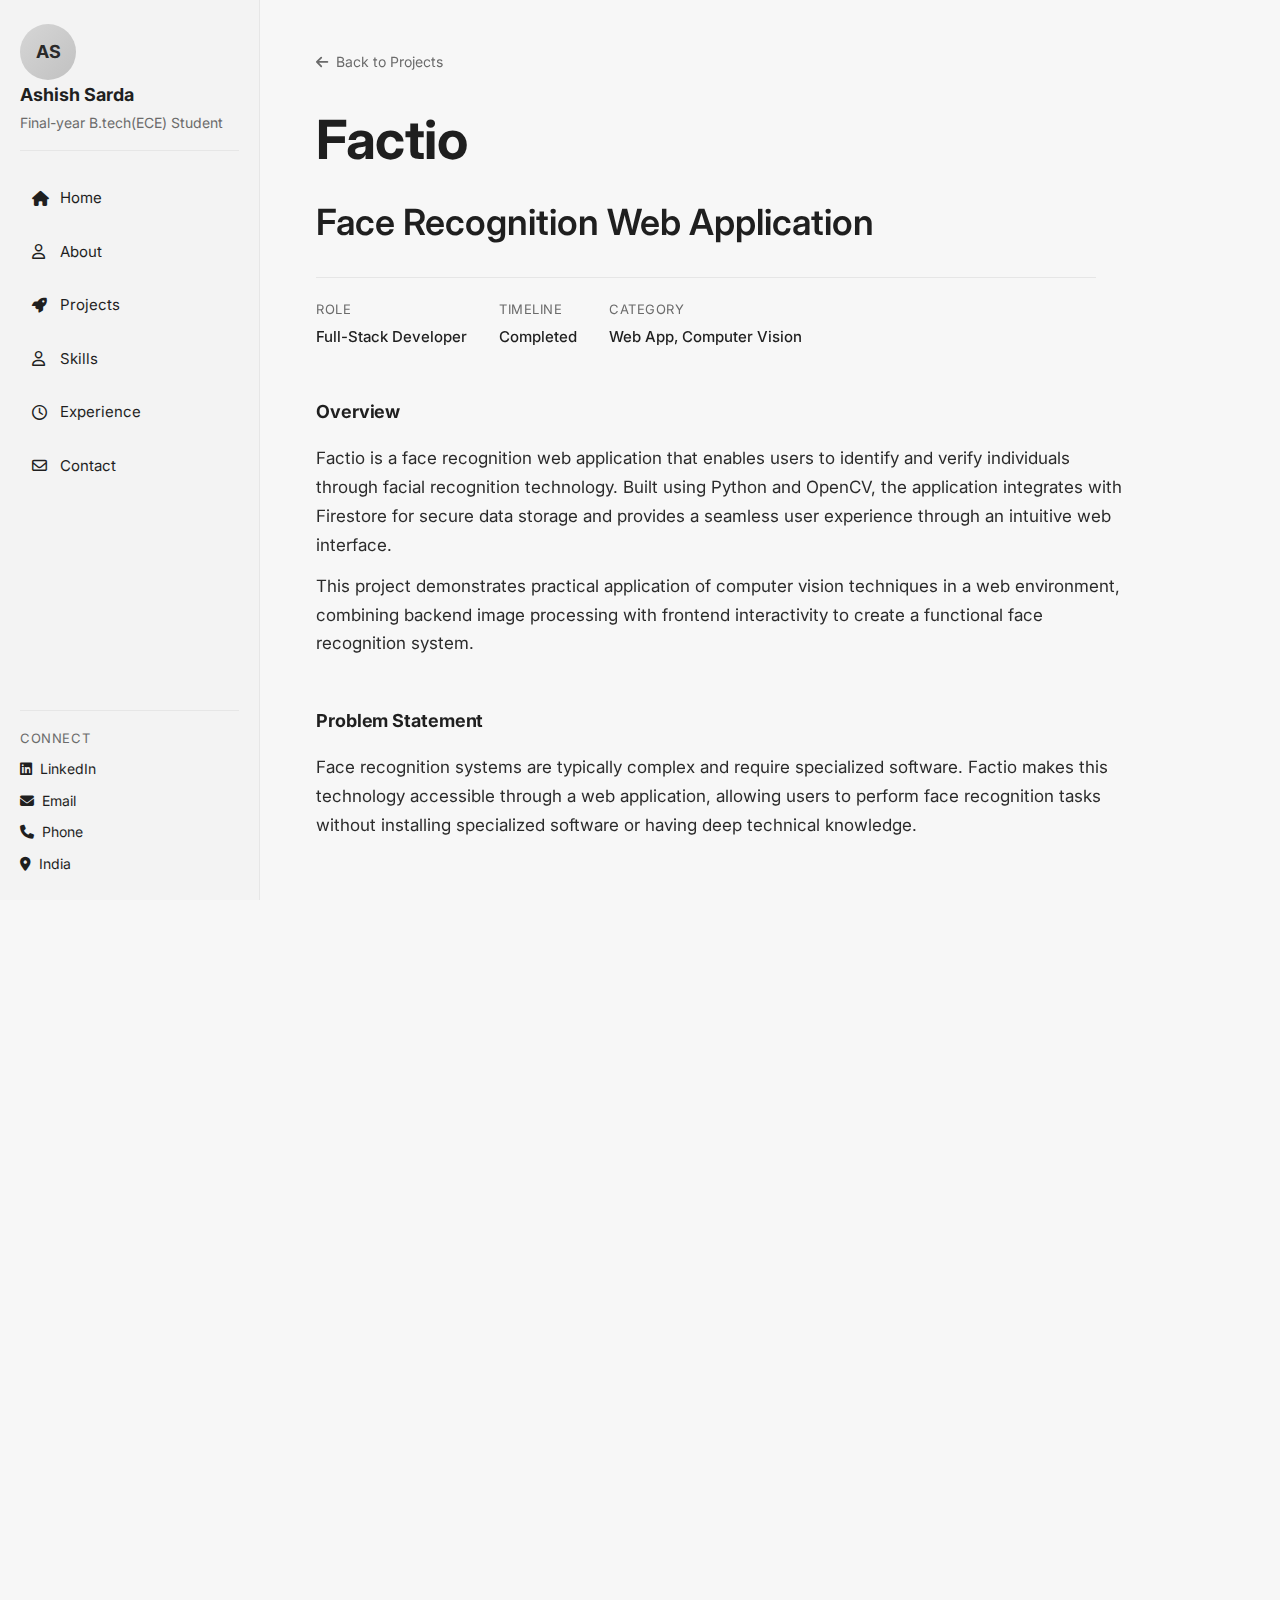
<file: factio.html>
<!DOCTYPE html>
<html lang="en">
<head>
    <meta charset="UTF-8">
    <meta name="viewport" content="width=device-width, initial-scale=1.0">
    <title>Factio | Ashish Sarda</title>
    <link rel="stylesheet" href="styles.css">
    <link rel="preconnect" href="https://fonts.googleapis.com">
    <link rel="preconnect" href="https://fonts.gstatic.com" crossorigin>
    <link href="https://fonts.googleapis.com/css2?family=Inter:wght@300;400;500;600;700&display=swap" rel="stylesheet">
    <link rel="stylesheet" href="https://cdnjs.cloudflare.com/ajax/libs/font-awesome/6.5.2/css/all.min.css"/>
</head>
<body>
    <div class="layout">
        <!-- Sidebar -->
        <aside class="sidebar">
            <div class="sidebar-header">
                <div class="avatar">AS</div>
                <div class="sidebar-name">Ashish Sarda</div>
                <div class="sidebar-role">Final-year B.tech(ECE) Student</div>
            </div>

            <nav class="sidebar-nav">
                <a href="index.html" class="sidebar-link"><i class="fa-solid fa-house"></i> Home</a>
                <a href="about.html" class="sidebar-link"><i class="fa-regular fa-user"></i> About</a>
                <a href="projects.html" class="sidebar-link active"><i class="fa-solid fa-rocket"></i> Projects</a>
                <a href="skills.html" class="sidebar-link"><i class="fa-regular fa-user"></i> Skills</a>
                <a href="experience.html" class="sidebar-link"><i class="fa-regular fa-clock"></i> Experience</a>
               <!--<a href="#blogs" class="sidebar-link"><i class="fa-solid fa-pen"></i> Blogs</a>-->
                <a href="contact.html" class="sidebar-link"><i class="fa-regular fa-envelope"></i> Contact</a>
            </nav>


            <div class="sidebar-connect">
                <div class="sidebar-connect-title">Connect</div>
                <a class="connect-link" href="https://www.linkedin.com/in/ashish-sarda-5051982a3/" target="_blank" rel="noopener noreferrer"><i class="fa-brands fa-linkedin"></i> LinkedIn</a>
                <a class="connect-link" href="mailto:aashishsarda@rediffmail.com"><i class="fa-solid fa-envelope"></i> Email</a>
                <a class="connect-link" href="tel:+919156620195"><i class="fa-solid fa-phone"></i> Phone</a>
                <a class="connect-link" href="#contact"><i class="fa-solid fa-location-dot"></i> India</a>
            </div>
        </aside>

        <!-- Main Content -->
        <main class="main">
            <!-- Project Hero -->
            <section class="hero">
                <div class="hero-inner fade-in">
                    <a href="index.html#projects" class="back-link" style="display: inline-flex; align-items: center; gap: 8px; color: var(--muted); text-decoration: none; font-size: 14px; margin-bottom: 20px;">
                        <i class="fa-solid fa-arrow-left"></i> Back to Projects
                    </a>
                    <h1 class="hero-heading">Factio</h1>
                    <div class="hero-subheading">
                        <span>Face Recognition Web Application</span>
                    </div>

                    <div class="project-meta" style="display: flex; gap: 32px; margin-top: 24px; padding-top: 20px; border-top: 1px solid var(--border);">
                        <div class="project-meta-item" style="display: flex; flex-direction: column; gap: 4px;">
                            <span style="font-size: 13px; color: var(--muted); text-transform: uppercase; letter-spacing: 0.5px;">Role</span>
                            <span style="font-size: 15px; font-weight: 500;">Full-Stack Developer</span>
                        </div>
                        <div class="project-meta-item" style="display: flex; flex-direction: column; gap: 4px;">
                            <span style="font-size: 13px; color: var(--muted); text-transform: uppercase; letter-spacing: 0.5px;">Timeline</span>
                            <span style="font-size: 15px; font-weight: 500;">Completed</span>
                        </div>
                        <div class="project-meta-item" style="display: flex; flex-direction: column; gap: 4px;">
                            <span style="font-size: 13px; color: var(--muted); text-transform: uppercase; letter-spacing: 0.5px;">Category</span>
                            <span style="font-size: 15px; font-weight: 500;">Web App, Computer Vision</span>
                        </div>
                    </div>
                </div>
            </section>

            <!-- Project Content -->
            <section class="section fade-in">
                <h2 class="section-heading">Overview</h2>
                <p class="hero-copy">
                    Factio is a face recognition web application that enables users to identify and verify individuals 
                    through facial recognition technology. Built using Python and OpenCV, the application integrates 
                    with Firestore for secure data storage and provides a seamless user experience through an intuitive 
                    web interface.
                </p>
                <p class="hero-copy">
                    This project demonstrates practical application of computer vision techniques in a web environment, 
                    combining backend image processing with frontend interactivity to create a functional face recognition system.
                </p>
            </section>

            <section class="section fade-in">
                <h2 class="section-heading">Problem Statement</h2>
                <p class="hero-copy">
                    Face recognition systems are typically complex and require specialized software. Factio makes this 
                    technology accessible through a web application, allowing users to perform face recognition tasks 
                    without installing specialized software or having deep technical knowledge.
                </p>
            </section>

            <section class="section fade-in">
                <h2 class="section-heading">My Role</h2>
                <p class="hero-copy">
                    As the sole developer, I handled all aspects of the project:
                </p>
                <div class="pill-list" style="margin: 20px 0;">
                    <div class="pill">Developed face recognition algorithms using Python and OpenCV</div>
                    <div class="pill">Integrated Firestore database for storing face encodings and user data</div>
                    <div class="pill">Built complex frontend interactions for image upload and recognition</div>
                    <div class="pill">Implemented user interface for managing recognized faces</div>
                    <div class="pill">Ensured secure data handling and privacy considerations</div>
                </div>
            </section>

            <section class="section fade-in">
                <h2 class="section-heading">Tech Stack</h2>
                <div class="pill-list">
                    <div class="pill">Python</div>
                    <div class="pill">OpenCV</div>
                    <div class="pill">Firestore</div>
                    <div class="pill">Flask</div>
                    <div class="pill">JavaScript</div>
                    <div class="pill">HTML/CSS</div>
                </div>
            </section>

            <section class="section fade-in">
                <h2 class="section-heading">Technical Implementation</h2>
                
                <div style="margin: 20px 0;">
                    <h3 style="font-size: 18px; font-weight: 600; margin: 16px 0 8px;">Face Detection & Recognition</h3>
                    <p class="hero-copy" style="margin-left: 16px;">
                        Implemented face detection using OpenCV's Haar Cascades and DNN modules. Developed face encoding 
                        algorithms to create unique signatures for each face, enabling accurate recognition across different 
                        images and conditions.
                    </p>
                </div>

                <div style="margin: 20px 0;">
                    <h3 style="font-size: 18px; font-weight: 600; margin: 16px 0 8px;">Backend Processing</h3>
                    <p class="hero-copy" style="margin-left: 16px;">
                        Built a Flask-based backend that handles image processing, face encoding generation, and comparison 
                        algorithms. Implemented efficient image handling to process uploads quickly while maintaining accuracy.
                    </p>
                </div>

                <div style="margin: 20px 0;">
                    <h3 style="font-size: 18px; font-weight: 600; margin: 16px 0 8px;">Database Integration</h3>
                    <p class="hero-copy" style="margin-left: 16px;">
                        Integrated Firestore to store face encodings and associated metadata. Designed data structures that 
                        enable fast retrieval and comparison while maintaining data privacy and security.
                    </p>
                </div>

                <div style="margin: 20px 0;">
                    <h3 style="font-size: 18px; font-weight: 600; margin: 16px 0 8px;">Frontend Development</h3>
                    <p class="hero-copy" style="margin-left: 16px;">
                        Created an interactive web interface that allows users to upload images, view recognition results, 
                        and manage their face database. Implemented complex interactions for real-time feedback and smooth 
                        user experience.
                    </p>
                </div>
            </section>

            <section class="section fade-in">
                <h2 class="section-heading">Process & Development</h2>
                
                <div style="margin: 20px 0;">
                    <h3 style="font-size: 18px; font-weight: 600; margin: 16px 0 8px;">1. Algorithm Development</h3>
                    <p class="hero-copy" style="margin-left: 16px;">
                        Researched and implemented face recognition algorithms, testing various approaches to find the best 
                        balance between accuracy and performance.
                    </p>
                </div>

                <div style="margin: 20px 0;">
                    <h3 style="font-size: 18px; font-weight: 600; margin: 16px 0 8px;">2. Backend Implementation</h3>
                    <p class="hero-copy" style="margin-left: 16px;">
                        Developed Flask API endpoints for image processing, face detection, encoding, and recognition. 
                        Ensured efficient handling of image data and optimized processing times.
                    </p>
                </div>

                <div style="margin: 20px 0;">
                    <h3 style="font-size: 18px; font-weight: 600; margin: 16px 0 8px;">3. Database Design</h3>
                    <p class="hero-copy" style="margin-left: 16px;">
                        Designed Firestore schema to efficiently store face encodings and metadata, enabling fast queries 
                        and comparisons.
                    </p>
                </div>

                <div style="margin: 20px 0;">
                    <h3 style="font-size: 18px; font-weight: 600; margin: 16px 0 8px;">4. Frontend Integration</h3>
                    <p class="hero-copy" style="margin-left: 16px;">
                        Built complex frontend interactions including drag-and-drop image uploads, real-time processing 
                        feedback, and intuitive result displays.
                    </p>
                </div>

                <div style="margin: 20px 0;">
                    <h3 style="font-size: 18px; font-weight: 600; margin: 16px 0 8px;">5. Testing & Refinement</h3>
                    <p class="hero-copy" style="margin-left: 16px;">
                        Tested the application with various image types, lighting conditions, and face angles to ensure 
                        robust performance across different scenarios.
                    </p>
                </div>
            </section>

            <section class="section fade-in">
                <h2 class="section-heading">Engineering Decisions</h2>
                
                <div style="margin: 20px 0;">
                    <h3 style="font-size: 18px; font-weight: 600; margin: 16px 0 8px;">Why OpenCV?</h3>
                    <p class="hero-copy" style="margin-left: 16px;">
                        OpenCV provides robust computer vision capabilities with excellent Python support. Its face detection 
                        and recognition modules are well-documented and performant for web applications.
                    </p>
                </div>

                <div style="margin: 20px 0;">
                    <h3 style="font-size: 18px; font-weight: 600; margin: 16px 0 8px;">Why Firestore?</h3>
                    <p class="hero-copy" style="margin-left: 16px;">
                        Firestore offers real-time synchronization, scalable storage, and easy integration with web applications. 
                        Its NoSQL structure is ideal for storing face encodings and metadata.
                    </p>
                </div>

                <div style="margin: 20px 0;">
                    <h3 style="font-size: 18px; font-weight: 600; margin: 16px 0 8px;">Architecture Choices</h3>
                    <p class="hero-copy" style="margin-left: 16px;">
                        Chose a Flask backend for its simplicity and Python integration, allowing seamless use of OpenCV. 
                        The RESTful API architecture enables easy frontend integration and future scalability.
                    </p>
                </div>
            </section>

            <section class="section fade-in">
                <h2 class="section-heading">Outcome & Impact</h2>
                <p class="hero-copy">
                    Successfully developed a functional face recognition web application that demonstrates practical 
                    computer vision implementation. The application provides accurate face recognition capabilities 
                    through an accessible web interface.
                </p>
                
                <h3 style="font-size: 18px; font-weight: 600; margin: 24px 0 12px;">Key Features:</h3>
                <div class="pill-list" style="margin: 20px 0;">
                    <div class="pill">Real-time face detection and recognition</div>
                    <div class="pill">Secure data storage with Firestore</div>
                    <div class="pill">Intuitive web interface</div>
                    <div class="pill">Efficient image processing</div>
                    <div class="pill">User-friendly face management system</div>
                </div>
            </section>

            <section class="section fade-in">
                <h2 class="section-heading">Learnings</h2>
                <div class="pill-list" style="margin: 20px 0;">
                    <div class="pill">Deep understanding of computer vision algorithms and face recognition techniques</div>
                    <div class="pill">Experience with image processing and optimization for web applications</div>
                    <div class="pill">Integration of complex backend processing with frontend interfaces</div>
                    <div class="pill">Database design for storing and querying face recognition data</div>
                    <div class="pill">Balancing accuracy with performance in real-time applications</div>
                    <div class="pill">Privacy and security considerations in biometric applications</div>
                </div>
            </section>

            <section class="section fade-in">
                <h2 class="section-heading">Future Enhancements</h2>
                <p class="hero-copy">
                    Potential improvements include real-time video processing, improved accuracy through deep learning 
                    models, multi-face detection, and enhanced security features for production deployment.
                </p>
            </section>

            <section class="section fade-in" style="border-top: 1px solid var(--border); padding-top: 40px; margin-top: 40px; text-align: center;">
                <a href="pravasmitra.html" class="cta-btn" style="margin-right: 12px; padding: 12px 24px;">← Previous: PravasMitra</a>
                <a href="index.html#projects" class="cta-btn" style="background: transparent; border: 1px solid var(--border); color: var(--text); padding: 12px 24px;">View All Projects</a>
            </section>
        </main>
    </div>

    <script src="script.js"></script>
</body>
</html>
</file>
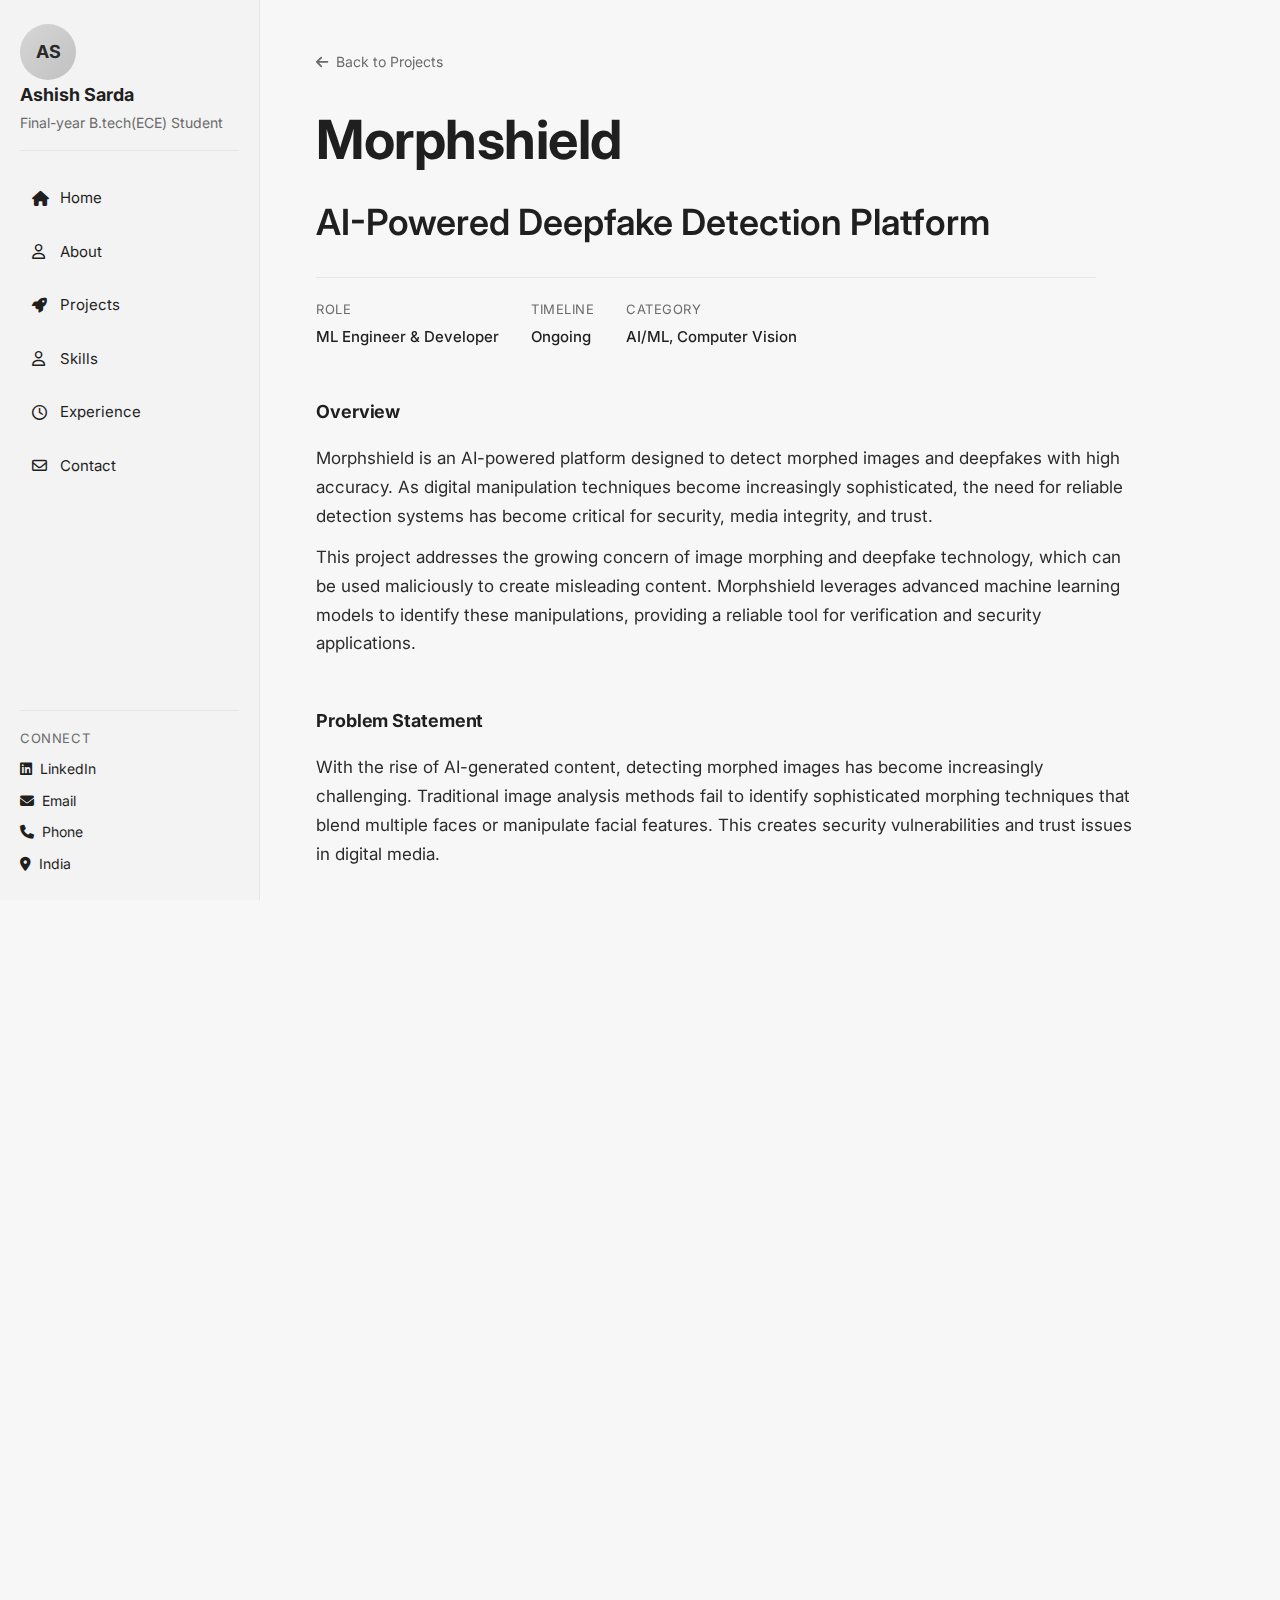
<file: morphshield.html>
<!DOCTYPE html>
<html lang="en">
<head>
    <meta charset="UTF-8">
    <meta name="viewport" content="width=device-width, initial-scale=1.0">
    <title>Morphshield | Ashish Sarda</title>
    <link rel="stylesheet" href="styles.css">
    <link rel="preconnect" href="https://fonts.googleapis.com">
    <link rel="preconnect" href="https://fonts.gstatic.com" crossorigin>
    <link href="https://fonts.googleapis.com/css2?family=Inter:wght@300;400;500;600;700&display=swap" rel="stylesheet">
    <link rel="stylesheet" href="https://cdnjs.cloudflare.com/ajax/libs/font-awesome/6.5.2/css/all.min.css" />
</head>
<body>
    <div class="layout">
        <!-- Sidebar -->
        <aside class="sidebar">
            <div class="sidebar-header">
                <div class="avatar">AS</div>
                <div class="sidebar-name">Ashish Sarda</div>
                <div class="sidebar-role">Final-year B.tech(ECE) Student</div>
            </div>

            <nav class="sidebar-nav">
                <a href="index.html" class="sidebar-link"><i class="fa-solid fa-house"></i> Home</a>
                <a href="about.html" class="sidebar-link"><i class="fa-regular fa-user"></i> About</a>
                <a href="projects.html" class="sidebar-link active"><i class="fa-solid fa-rocket"></i> Projects</a>
                <a href="skills.html" class="sidebar-link"><i class="fa-regular fa-user"></i> Skills</a>
                <a href="experience.html" class="sidebar-link"><i class="fa-regular fa-clock"></i> Experience</a>
               <!--<a href="#blogs" class="sidebar-link"><i class="fa-solid fa-pen"></i> Blogs</a>-->
                <a href="contact.html" class="sidebar-link"><i class="fa-regular fa-envelope"></i> Contact</a>
            </nav>

            <div class="sidebar-connect">
                <div class="sidebar-connect-title">Connect</div>
                <a class="connect-link" href="https://www.linkedin.com/in/ashish-sarda-5051982a3/" target="_blank" rel="noopener noreferrer"><i class="fa-brands fa-linkedin"></i> LinkedIn</a>
                <a class="connect-link" href="mailto:aashishsarda@rediffmail.com"><i class="fa-solid fa-envelope"></i> Email</a>
                <a class="connect-link" href="tel:+919156620195"><i class="fa-solid fa-phone"></i> Phone</a>
                <a class="connect-link" href="#contact"><i class="fa-solid fa-location-dot"></i> India</a>
            </div>
        </aside>

        <!-- Main Content -->
        <main class="main">
            <!-- Project Hero -->
            <section class="hero">
                <div class="hero-inner fade-in">
                    <a href="projects.html" class="back-link" style="display: inline-flex; align-items: center; gap: 8px; color: var(--muted); text-decoration: none; font-size: 14px; margin-bottom: 20px;">
                        <i class="fa-solid fa-arrow-left"></i> Back to Projects
                    </a>
                    <h1 class="hero-heading">Morphshield</h1>
                    <div class="hero-subheading">
                        <span>AI-Powered Deepfake Detection Platform</span>
                    </div>

                    <div class="project-meta" style="display: flex; gap: 32px; margin-top: 24px; padding-top: 20px; border-top: 1px solid var(--border);">
                        <div class="project-meta-item" style="display: flex; flex-direction: column; gap: 4px;">
                            <span style="font-size: 13px; color: var(--muted); text-transform: uppercase; letter-spacing: 0.5px;">Role</span>
                            <span style="font-size: 15px; font-weight: 500;">ML Engineer & Developer</span>
                        </div>
                        <div class="project-meta-item" style="display: flex; flex-direction: column; gap: 4px;">
                            <span style="font-size: 13px; color: var(--muted); text-transform: uppercase; letter-spacing: 0.5px;">Timeline</span>
                            <span style="font-size: 15px; font-weight: 500;">Ongoing</span>
                        </div>
                        <div class="project-meta-item" style="display: flex; flex-direction: column; gap: 4px;">
                            <span style="font-size: 13px; color: var(--muted); text-transform: uppercase; letter-spacing: 0.5px;">Category</span>
                            <span style="font-size: 15px; font-weight: 500;">AI/ML, Computer Vision</span>
                        </div>
                    </div>
                </div>
            </section>

            <!-- Project Content -->
            <section class="section fade-in">
                <h2 class="section-heading">Overview</h2>
                <p class="hero-copy">
                    Morphshield is an AI-powered platform designed to detect morphed images and deepfakes with high accuracy. 
                    As digital manipulation techniques become increasingly sophisticated, the need for reliable detection systems 
                    has become critical for security, media integrity, and trust.
                </p>
                <p class="hero-copy">
                    This project addresses the growing concern of image morphing and deepfake technology, which can be used 
                    maliciously to create misleading content. Morphshield leverages advanced machine learning models to identify 
                    these manipulations, providing a reliable tool for verification and security applications.
                </p>
            </section>

            <section class="section fade-in">
                <h2 class="section-heading">Problem Statement</h2>
                <p class="hero-copy">
                    With the rise of AI-generated content, detecting morphed images has become increasingly challenging. 
                    Traditional image analysis methods fail to identify sophisticated morphing techniques that blend multiple 
                    faces or manipulate facial features. This creates security vulnerabilities and trust issues in digital media.
                </p>
            </section>

            <section class="section fade-in">
                <h2 class="section-heading">My Role</h2>
                <p class="hero-copy">
                    As the primary developer and ML engineer on this project, I was responsible for:
                </p>
                <div class="pill-list" style="margin: 20px 0;">
                    <div class="pill">Training and fine-tuning deep learning models for morph detection</div>
                    <div class="pill">Curating and preprocessing datasets for model training</div>
                    <div class="pill">Implementing model architectures using PyTorch</div>
                    <div class="pill">Optimizing model performance through hyperparameter tuning</div>
                    <div class="pill">Continuously improving accuracy through better datasets and model refinement</div>
                </div>
            </section>

            <section class="section fade-in">
                <h2 class="section-heading">Tech Stack</h2>
                <div class="pill-list">
                    <div class="pill">PyTorch</div>
                    <div class="pill">Python</div>
                    <div class="pill">Computer Vision</div>
                    <div class="pill">Deep Learning</div>
                    <div class="pill">Image Processing</div>
                </div>
            </section>

            <section class="section fade-in">
                <h2 class="section-heading">Process & Approach</h2>
                
                <div style="margin: 20px 0;">
                    <h3 style="font-size: 18px; font-weight: 600; margin: 16px 0 8px;">1. Data Collection & Preparation</h3>
                    <p class="hero-copy" style="margin-left: 16px;">
                        Collected diverse datasets of morphed and authentic images to train robust models. 
                        Implemented data augmentation techniques to improve model generalization.
                    </p>
                </div>

                <div style="margin: 20px 0;">
                    <h3 style="font-size: 18px; font-weight: 600; margin: 16px 0 8px;">2. Model Development</h3>
                    <p class="hero-copy" style="margin-left: 16px;">
                        Experimented with various deep learning architectures suitable for image classification 
                        and anomaly detection. Focused on models that could identify subtle manipulation artifacts.
                    </p>
                </div>

                <div style="margin: 20px 0;">
                    <h3 style="font-size: 18px; font-weight: 600; margin: 16px 0 8px;">3. Training & Optimization</h3>
                    <p class="hero-copy" style="margin-left: 16px;">
                        Trained models using PyTorch, implementing custom loss functions and optimization strategies. 
                        Conducted extensive hyperparameter tuning to maximize detection accuracy.
                    </p>
                </div>

                <div style="margin: 20px 0;">
                    <h3 style="font-size: 18px; font-weight: 600; margin: 16px 0 8px;">4. Continuous Improvement</h3>
                    <p class="hero-copy" style="margin-left: 16px;">
                        Currently working on improving accuracy through better datasets and advanced model tuning techniques. 
                        Exploring ensemble methods and transfer learning approaches.
                    </p>
                </div>
            </section>

            <section class="section fade-in">
                <h2 class="section-heading">Engineering Decisions</h2>
                
                <div style="margin: 20px 0;">
                    <h3 style="font-size: 18px; font-weight: 600; margin: 16px 0 8px;">Why PyTorch?</h3>
                    <p class="hero-copy" style="margin-left: 16px;">
                        Chose PyTorch for its flexibility in model development, excellent debugging capabilities, 
                        and strong community support for computer vision tasks.
                    </p>
                </div>

                <div style="margin: 20px 0;">
                    <h3 style="font-size: 18px; font-weight: 600; margin: 16px 0 8px;">Model Architecture Selection</h3>
                    <p class="hero-copy" style="margin-left: 16px;">
                        Selected architectures that balance accuracy with computational efficiency, ensuring the 
                        platform can process images in real-time while maintaining high detection rates.
                    </p>
                </div>
            </section>

            <section class="section fade-in">
                <h2 class="section-heading">Outcome & Learnings</h2>
                <p class="hero-copy">
                    Successfully developed a working prototype that can detect morphed images with promising accuracy. 
                    The project is ongoing, with continuous improvements being made to enhance detection capabilities.
                </p>
                
                <h3 style="font-size: 18px; font-weight: 600; margin: 24px 0 12px;">Key Learnings:</h3>
                <div class="pill-list" style="margin: 20px 0;">
                    <div class="pill">Importance of high-quality, diverse datasets in ML model performance</div>
                    <div class="pill">Challenges in detecting sophisticated image manipulations</div>
                    <div class="pill">Value of iterative model refinement and hyperparameter tuning</div>
                    <div class="pill">Understanding of deep learning architectures for computer vision tasks</div>
                </div>
            </section>

            <section class="section fade-in">
                <h2 class="section-heading">Future Work</h2>
                <p class="hero-copy">
                    Continuing to improve model accuracy through better datasets and advanced tuning techniques. 
                    Exploring real-time detection capabilities and potential deployment strategies for production use.
                </p>
            </section>

            <section class="section fade-in" style="border-top: 1px solid var(--border); padding-top: 40px; margin-top: 40px; text-align: center;">
                <a href="pravasmitra.html" class="cta-btn" style="margin-right: 12px; padding: 12px 24px;">Next Project: PravasMitra →</a>
                <a href="index.html#projects" class="cta-btn" style="background: transparent; border: 1px solid var(--border); color: var(--text); padding: 12px 24px;">View All Projects</a>
            </section>
        </main>
    </div>

    <script src="script.js"></script>
</body>
</html>
</file>
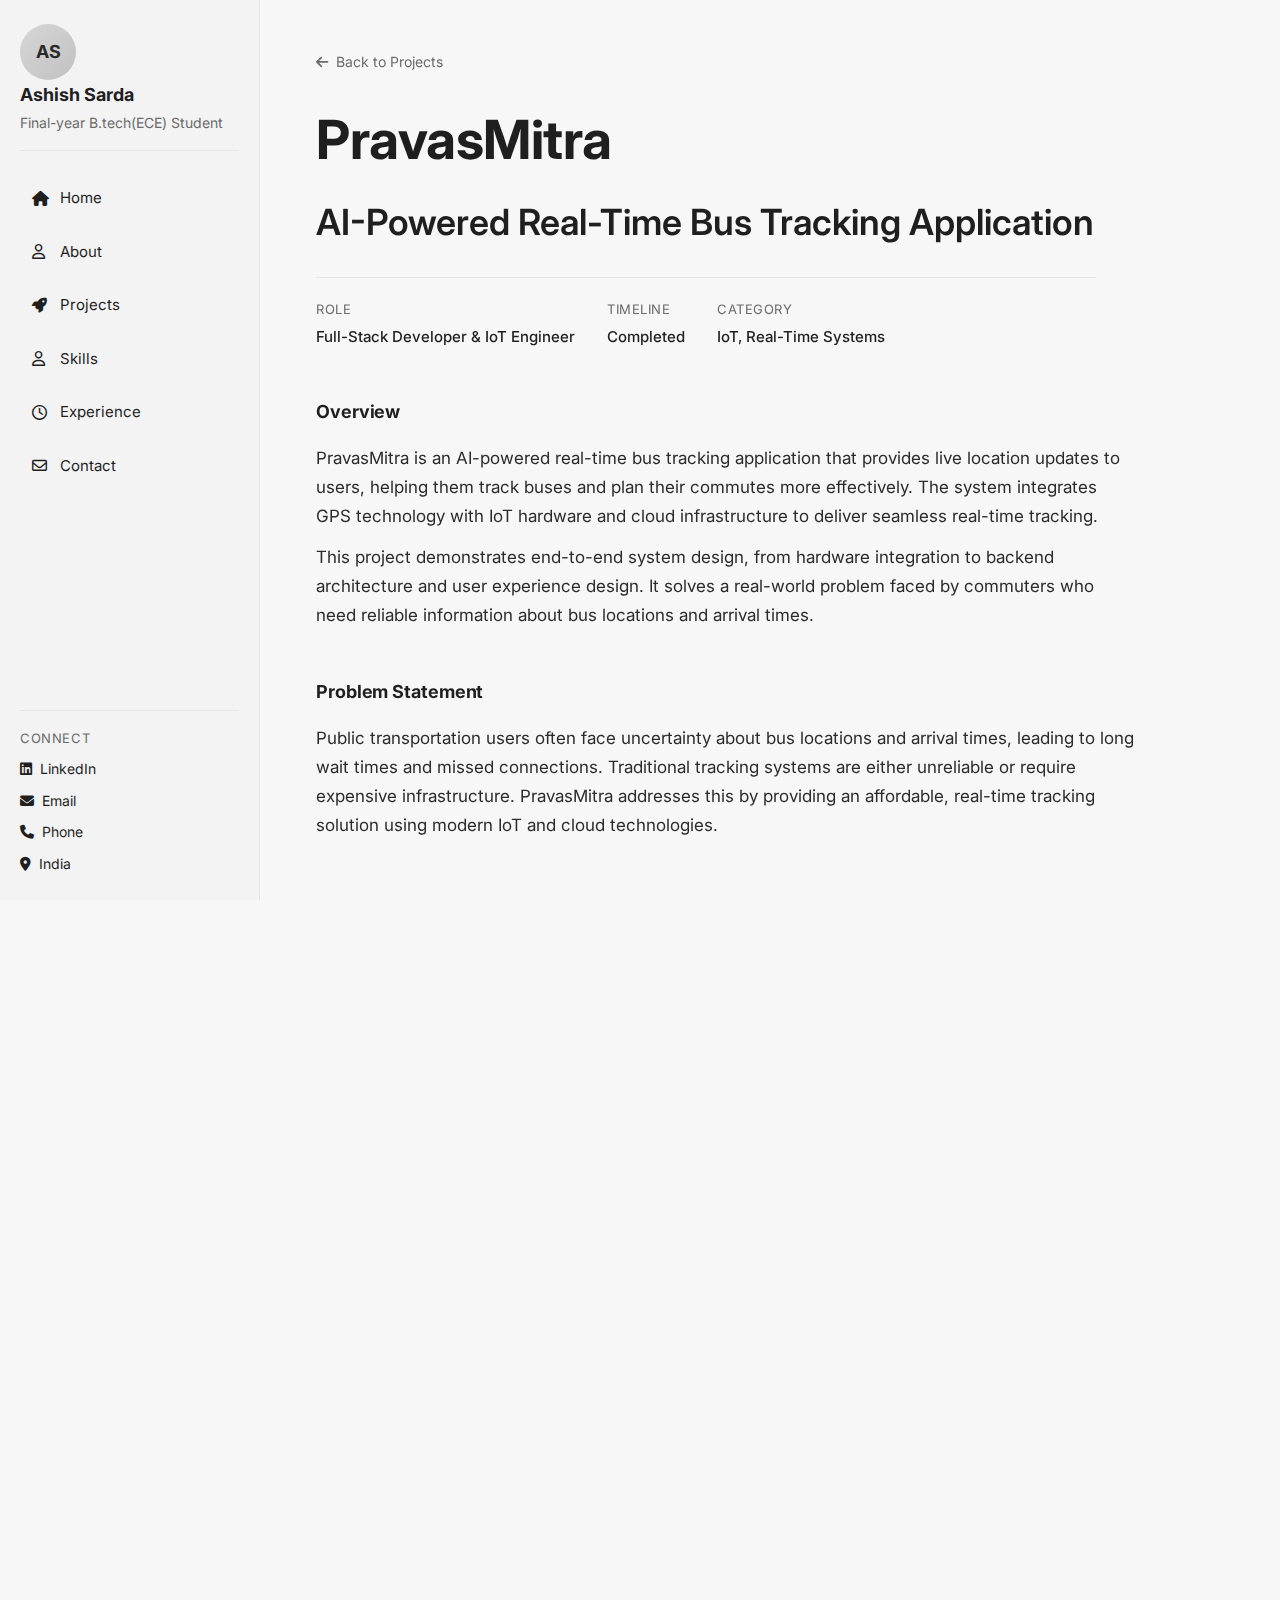
<file: pravasmitra.html>
<!DOCTYPE html>
<html lang="en">
<head>
    <meta charset="UTF-8">
    <meta name="viewport" content="width=device-width, initial-scale=1.0">
    <title>PravasMitra | Ashish Sarda</title>
    <link rel="stylesheet" href="styles.css">
    <link rel="preconnect" href="https://fonts.googleapis.com">
    <link rel="preconnect" href="https://fonts.gstatic.com" crossorigin>
    <link href="https://fonts.googleapis.com/css2?family=Inter:wght@300;400;500;600;700&display=swap" rel="stylesheet">
    <link rel="stylesheet" href="https://cdnjs.cloudflare.com/ajax/libs/font-awesome/6.5.2/css/all.min.css" />
</head>
<body>
    <div class="layout">
        <!-- Sidebar -->
        <aside class="sidebar">
            <div class="sidebar-header">
                <div class="avatar">AS</div>
                <div class="sidebar-name">Ashish Sarda</div>
                <div class="sidebar-role">Final-year B.tech(ECE) Student</div>
            </div>

            <nav class="sidebar-nav">
                <a href="index.html" class="sidebar-link"><i class="fa-solid fa-house"></i> Home</a>
                <a href="about.html" class="sidebar-link"><i class="fa-regular fa-user"></i> About</a>
                <a href="projects.html" class="sidebar-link active"><i class="fa-solid fa-rocket"></i> Projects</a>
                <a href="skills.html" class="sidebar-link"><i class="fa-regular fa-user"></i> Skills</a>
                <a href="experience.html" class="sidebar-link"><i class="fa-regular fa-clock"></i> Experience</a>
               <!--<a href="#blogs" class="sidebar-link"><i class="fa-solid fa-pen"></i> Blogs</a>-->
                <a href="contact.html" class="sidebar-link"><i class="fa-regular fa-envelope"></i> Contact</a>
            </nav>


            <div class="sidebar-connect">
                <div class="sidebar-connect-title">Connect</div>
                <a class="connect-link" href="https://www.linkedin.com/in/ashish-sarda-5051982a3/" target="_blank" rel="noopener noreferrer"><i class="fa-brands fa-linkedin"></i> LinkedIn</a>
                <a class="connect-link" href="mailto:aashishsarda@rediffmail.com"><i class="fa-solid fa-envelope"></i> Email</a>
                <a class="connect-link" href="tel:+919156620195"><i class="fa-solid fa-phone"></i> Phone</a>
                <a class="connect-link" href="#contact"><i class="fa-solid fa-location-dot"></i> India</a>
            </div>
        </aside>

        <!-- Main Content -->
        <main class="main">
            <!-- Project Hero -->
            <section class="hero">
                <div class="hero-inner fade-in">
                    <a href="index.html#projects" class="back-link" style="display: inline-flex; align-items: center; gap: 8px; color: var(--muted); text-decoration: none; font-size: 14px; margin-bottom: 20px;">
                        <i class="fa-solid fa-arrow-left"></i> Back to Projects
                    </a>
                    <h1 class="hero-heading">PravasMitra</h1>
                    <div class="hero-subheading">
                        <span>AI-Powered Real-Time Bus Tracking Application</span>
                    </div>

                    <div class="project-meta" style="display: flex; gap: 32px; margin-top: 24px; padding-top: 20px; border-top: 1px solid var(--border);">
                        <div class="project-meta-item" style="display: flex; flex-direction: column; gap: 4px;">
                            <span style="font-size: 13px; color: var(--muted); text-transform: uppercase; letter-spacing: 0.5px;">Role</span>
                            <span style="font-size: 15px; font-weight: 500;">Full-Stack Developer & IoT Engineer</span>
                        </div>
                        <div class="project-meta-item" style="display: flex; flex-direction: column; gap: 4px;">
                            <span style="font-size: 13px; color: var(--muted); text-transform: uppercase; letter-spacing: 0.5px;">Timeline</span>
                            <span style="font-size: 15px; font-weight: 500;">Completed</span>
                        </div>
                        <div class="project-meta-item" style="display: flex; flex-direction: column; gap: 4px;">
                            <span style="font-size: 13px; color: var(--muted); text-transform: uppercase; letter-spacing: 0.5px;">Category</span>
                            <span style="font-size: 15px; font-weight: 500;">IoT, Real-Time Systems</span>
                        </div>
                    </div>
                </div>
            </section>

            <!-- Project Content -->
            <section class="section fade-in">
                <h2 class="section-heading">Overview</h2>
                <p class="hero-copy">
                    PravasMitra is an AI-powered real-time bus tracking application that provides live location updates 
                    to users, helping them track buses and plan their commutes more effectively. The system integrates 
                    GPS technology with IoT hardware and cloud infrastructure to deliver seamless real-time tracking.
                </p>
                <p class="hero-copy">
                    This project demonstrates end-to-end system design, from hardware integration to backend architecture 
                    and user experience design. It solves a real-world problem faced by commuters who need reliable 
                    information about bus locations and arrival times.
                </p>
            </section>

            <section class="section fade-in">
                <h2 class="section-heading">Problem Statement</h2>
                <p class="hero-copy">
                    Public transportation users often face uncertainty about bus locations and arrival times, leading to 
                    long wait times and missed connections. Traditional tracking systems are either unreliable or require 
                    expensive infrastructure. PravasMitra addresses this by providing an affordable, real-time tracking 
                    solution using modern IoT and cloud technologies.
                </p>
            </section>

            <section class="section fade-in">
                <h2 class="section-heading">My Role</h2>
                <p class="hero-copy">
                    As the lead developer, I was responsible for the entire system architecture and implementation:
                </p>
                <div class="pill-list" style="margin: 20px 0;">
                    <div class="pill">Designed and implemented the GPS → ESP32 → Firebase data pipeline</div>
                    <div class="pill">Developed backend flow and logic for user and driver interactions</div>
                    <div class="pill">Integrated ESP32 microcontroller with GPS modules for location tracking</div>
                    <div class="pill">Built Firebase integration for real-time data synchronization</div>
                    <div class="pill">Designed user and driver interfaces and workflows</div>
                </div>
            </section>

            <section class="section fade-in">
                <h2 class="section-heading">Tech Stack</h2>
                <div class="pill-list">
                    <div class="pill">ESP32</div>
                    <div class="pill">GPS</div>
                    <div class="pill">Firebase</div>
                    <div class="pill">Real-Time Database</div>
                    <div class="pill">IoT</div>
                    <div class="pill">C++</div>
                </div>
            </section>

            <section class="section fade-in">
                <h2 class="section-heading">System Architecture</h2>
                
                <div style="margin: 20px 0;">
                    <h3 style="font-size: 18px; font-weight: 600; margin: 16px 0 8px;">Data Flow Pipeline</h3>
                    <p class="hero-copy" style="margin-left: 16px;">
                        The system follows a clear data pipeline: GPS module captures location data → ESP32 processes and 
                        transmits data → Firebase stores and syncs data → User applications receive real-time updates.
                    </p>
                </div>

                <div style="margin: 20px 0;">
                    <h3 style="font-size: 18px; font-weight: 600; margin: 16px 0 8px;">Hardware Integration</h3>
                    <p class="hero-copy" style="margin-left: 16px;">
                        Integrated GPS modules with ESP32 microcontrollers, handling serial communication, data parsing, 
                        and wireless transmission. Ensured reliable data capture even in areas with varying GPS signal strength.
                    </p>
                </div>

                <div style="margin: 20px 0;">
                    <h3 style="font-size: 18px; font-weight: 600; margin: 16px 0 8px;">Backend Architecture</h3>
                    <p class="hero-copy" style="margin-left: 16px;">
                        Designed a scalable backend flow that handles multiple buses simultaneously, manages user and driver 
                        roles, and ensures data consistency across all connected devices.
                    </p>
                </div>
            </section>

            <section class="section fade-in">
                <h2 class="section-heading">Process & Implementation</h2>
                
                <div style="margin: 20px 0;">
                    <h3 style="font-size: 18px; font-weight: 600; margin: 16px 0 8px;">1. Hardware Setup</h3>
                    <p class="hero-copy" style="margin-left: 16px;">
                        Configured ESP32 microcontrollers with GPS modules, ensuring proper power management and reliable 
                        connectivity for continuous operation.
                    </p>
                </div>

                <div style="margin: 20px 0;">
                    <h3 style="font-size: 18px; font-weight: 600; margin: 16px 0 8px;">2. Firebase Integration</h3>
                    <p class="hero-copy" style="margin-left: 16px;">
                        Set up Firebase Realtime Database to handle location updates, user data, and driver information. 
                        Implemented efficient data structures to minimize bandwidth and costs.
                    </p>
                </div>

                <div style="margin: 20px 0;">
                    <h3 style="font-size: 18px; font-weight: 600; margin: 16px 0 8px;">3. Backend Logic Development</h3>
                    <p class="hero-copy" style="margin-left: 16px;">
                        Developed comprehensive backend logic for user and driver workflows, including authentication, 
                        location sharing permissions, and real-time data synchronization.
                    </p>
                </div>

                <div style="margin: 20px 0;">
                    <h3 style="font-size: 18px; font-weight: 600; margin: 16px 0 8px;">4. Testing & Optimization</h3>
                    <p class="hero-copy" style="margin-left: 16px;">
                        Tested the system under various conditions, optimizing data transmission frequency and ensuring 
                        battery efficiency for mobile devices.
                    </p>
                </div>
            </section>

            <section class="section fade-in">
                <h2 class="section-heading">Engineering Decisions</h2>
                
                <div style="margin: 20px 0;">
                    <h3 style="font-size: 18px; font-weight: 600; margin: 16px 0 8px;">Why ESP32?</h3>
                    <p class="hero-copy" style="margin-left: 16px;">
                        Chose ESP32 for its built-in WiFi capabilities, low power consumption, and cost-effectiveness. 
                        It provides the perfect balance between processing power and energy efficiency for IoT applications.
                    </p>
                </div>

                <div style="margin: 20px 0;">
                    <h3 style="font-size: 18px; font-weight: 600; margin: 16px 0 8px;">Why Firebase?</h3>
                    <p class="hero-copy" style="margin-left: 16px;">
                        Firebase Realtime Database offers instant synchronization across devices, eliminating the need for 
                        complex backend infrastructure. Its scalability and real-time capabilities make it ideal for 
                        tracking applications.
                    </p>
                </div>

                <div style="margin: 20px 0;">
                    <h3 style="font-size: 18px; font-weight: 600; margin: 16px 0 8px;">Data Transmission Strategy</h3>
                    <p class="hero-copy" style="margin-left: 16px;">
                        Implemented intelligent data transmission that balances update frequency with battery life and 
                        data costs, ensuring optimal user experience.
                    </p>
                </div>
            </section>

            <section class="section fade-in">
                <h2 class="section-heading">Outcome & Impact</h2>
                <p class="hero-copy">
                    Successfully built a working prototype that demonstrates real-time bus tracking capabilities. 
                    The system provides accurate location updates and helps users plan their commutes more effectively.
                </p>
                
                <h3 style="font-size: 18px; font-weight: 600; margin: 24px 0 12px;">Key Achievements:</h3>
                <div class="pill-list" style="margin: 20px 0;">
                    <div class="pill">End-to-end IoT system implementation</div>
                    <div class="pill">Real-time data synchronization across devices</div>
                    <div class="pill">Scalable backend architecture</div>
                    <div class="pill">User-friendly interface design</div>
                </div>
            </section>

            <section class="section fade-in">
                <h2 class="section-heading">Learnings</h2>
                <div class="pill-list" style="margin: 20px 0;">
                    <div class="pill">Understanding of IoT hardware integration and embedded systems programming</div>
                    <div class="pill">Experience with real-time database systems and data synchronization</div>
                    <div class="pill">Importance of efficient data structures in IoT applications</div>
                    <div class="pill">Balancing functionality with power consumption and cost constraints</div>
                    <div class="pill">End-to-end system design thinking from hardware to user experience</div>
                </div>
            </section>

            <section class="section fade-in" style="border-top: 1px solid var(--border); padding-top: 40px; margin-top: 40px; text-align: center;">
                <a href="morphshield.html" class="cta-btn" style="margin-right: 12px; padding: 12px 24px;">← Previous: Morphshield</a>
                <a href="factio.html" class="cta-btn" style="margin-right: 12px; padding: 12px 24px;">Next Project: Factio →</a>
                <a href="index.html#projects" class="cta-btn" style="background: transparent; border: 1px solid var(--border); color: var(--text); padding: 12px 24px;">View All Projects</a>
            </section>
        </main>
    </div>

    <script src="script.js"></script>
</body>
</html>
</file>
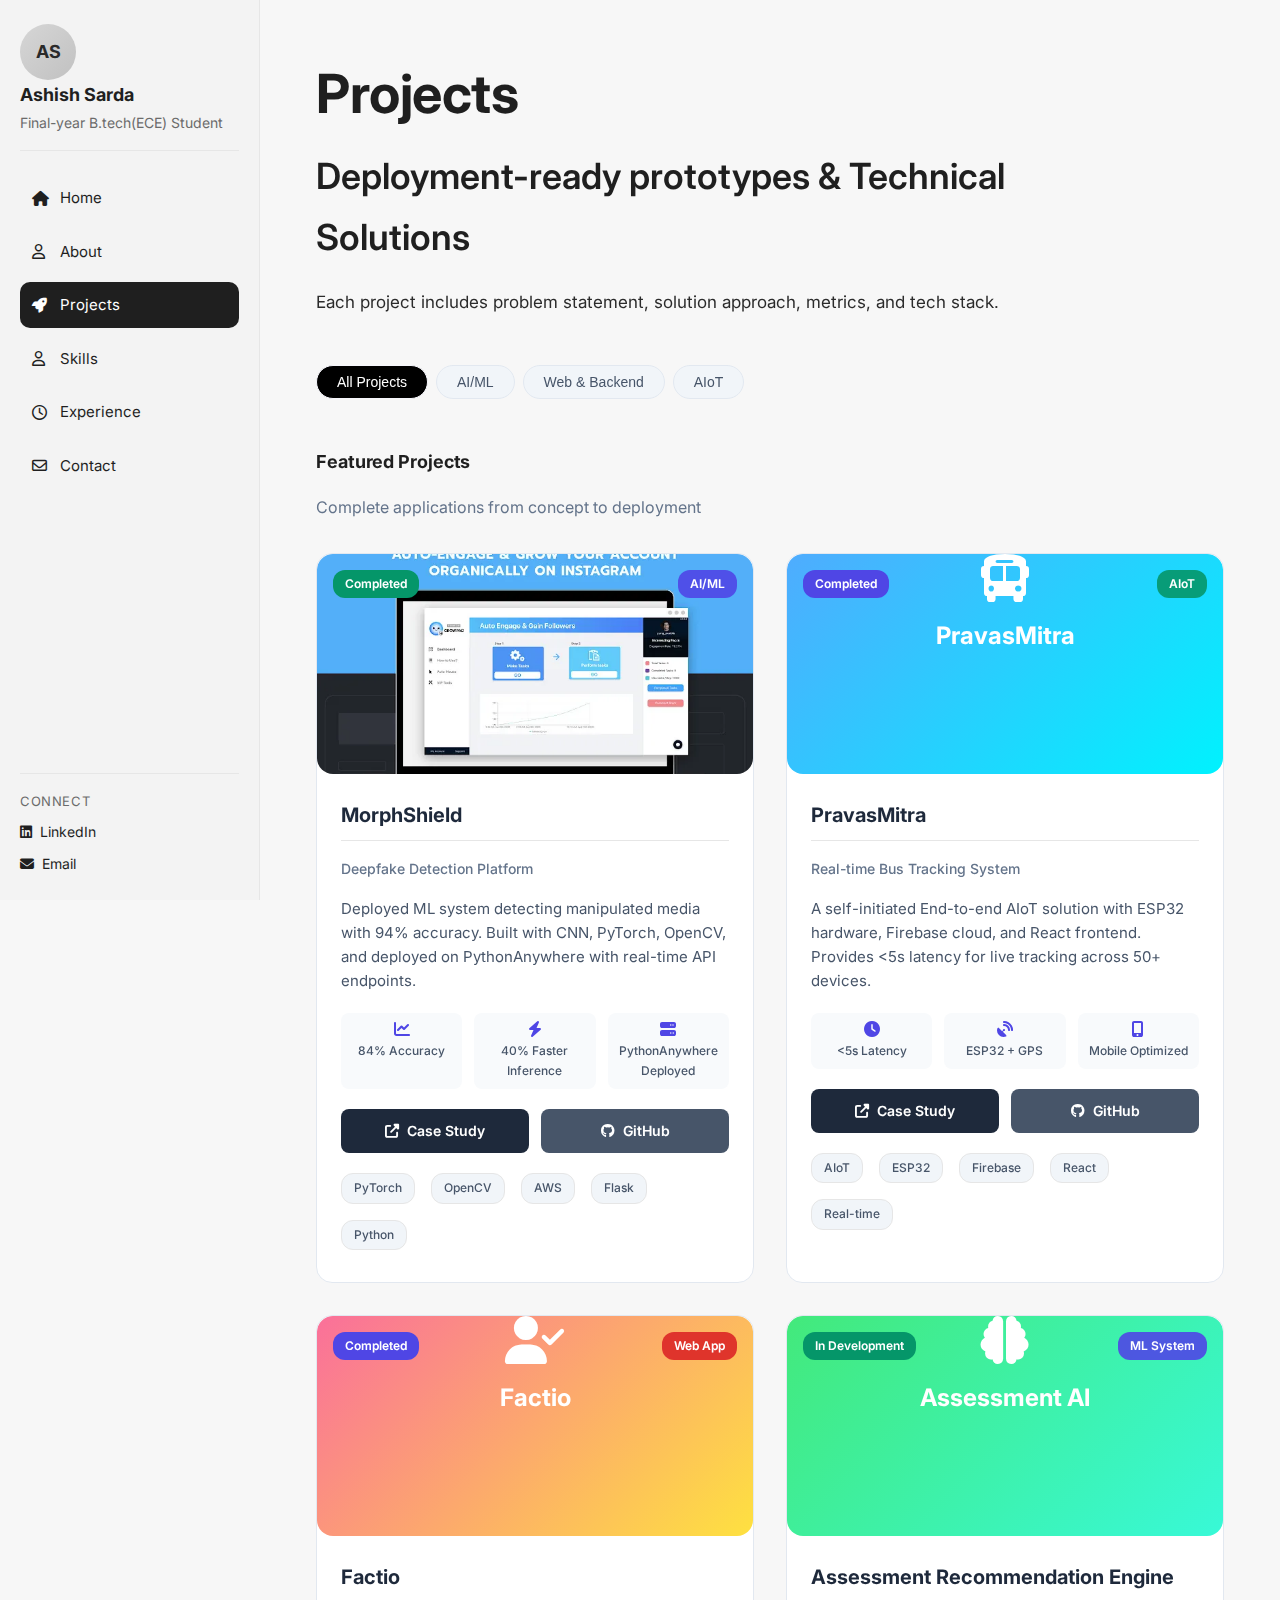
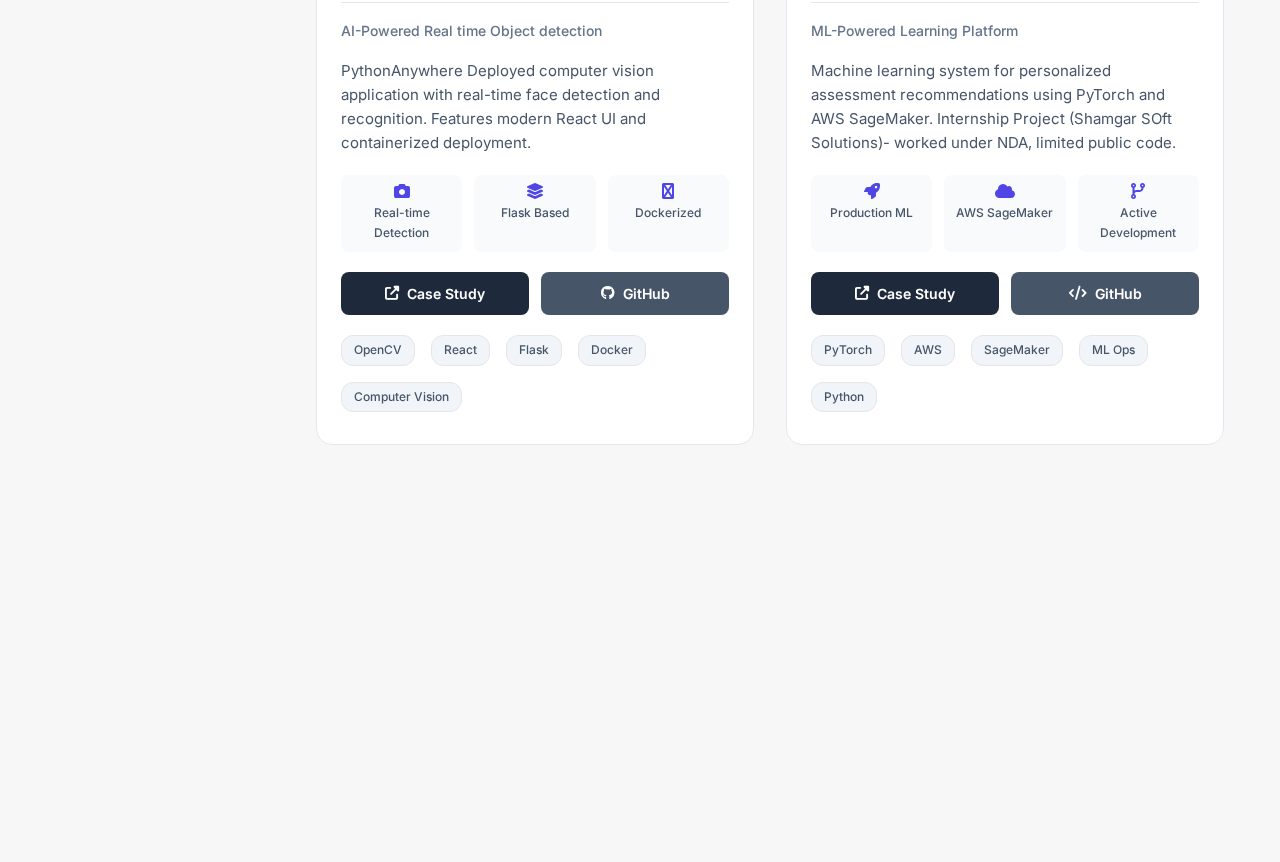
<file: projects.html>
<!DOCTYPE html>
<html lang="en">
<head>
    <meta charset="UTF-8">
    <meta name="viewport" content="width=device-width, initial-scale=1.0">
    <title>Projects | Ashish Sarda </title>
    <link rel="stylesheet" href="styles.css">
    <link rel="preconnect" href="https://fonts.googleapis.com">
    <link rel="preconnect" href="https://fonts.gstatic.com" crossorigin>
    <link href="https://fonts.googleapis.com/css2?family=Inter:wght@300;400;500;600;700&display=swap" rel="stylesheet">
    <link rel="stylesheet" href="https://cdnjs.cloudflare.com/ajax/libs/font-awesome/6.5.2/css/all.min.css"  />
</head>
<body>
    <div class="layout">
        <!-- Sidebar -->
        <aside class="sidebar">
            <div class="sidebar-header">
                <div class="avatar">AS</div>
                <div class="sidebar-name">Ashish Sarda</div>
                <div class="sidebar-role">Final-year B.tech(ECE) Student</div>
            </div>

            <nav class="sidebar-nav">
                <a href="index.html" class="sidebar-link"><i class="fa-solid fa-house"></i> Home</a>
                <a href="about.html" class="sidebar-link"><i class="fa-regular fa-user"></i> About</a>
                <a href="projects.html" class="sidebar-link active"><i class="fa-solid fa-rocket"></i> Projects</a>
                <a href="skills.html" class="sidebar-link"><i class="fa-regular fa-user"></i> Skills</a>
                <a href="experience.html" class="sidebar-link"><i class="fa-regular fa-clock"></i> Experience</a>
                <a href="contact.html" class="sidebar-link"><i class="fa-regular fa-envelope"></i> Contact</a>
            </nav>

            <div class="sidebar-connect">
                <div class="sidebar-connect-title">Connect</div>
                <a class="connect-link" href="https://www.linkedin.com/in/ashish-sarda-5051982a3/" target="_blank" rel="noopener noreferrer"><i class="fa-brands fa-linkedin"></i> LinkedIn</a>
                <a class="connect-link" href="mailto:aashishsarda@rediffmail.com"><i class="fa-solid fa-envelope"></i> Email</a>
            </div>
        </aside>

        <!-- Main Content -->
        <main class="main">
            <!-- Projects Hero -->
            <section class="hero">
                <div class="hero-inner fade-in">
                    <h1 class="hero-heading">Projects</h1>
                    <div class="hero-subheading">
                        <span>Deployment-ready prototypes & Technical Solutions</span>
                    </div>
                    <p class="hero-copy"><!--
                        Hands-on projects demonstrating end-to-end development capabilities in AI/ML, web applications, 
                        and full-stack systems. Built with scalability, performance, and real-world usability in mind.-->
                        Each project includes problem statement, solution approach, metrics, and tech stack.
                    </p>
                </div>
            </section>

            <!-- Projects Filter -->
            <section class="section fade-in">
                <div class="projects-filter">
                    <button class="filter-btn active" data-filter="all">All Projects</button>
                    <button class="filter-btn" data-filter="ai-ml">AI/ML</button>
                    <button class="filter-btn" data-filter="web">Web & Backend</button>
                    <button class="filter-btn" data-filter="iot">AIoT</button>
                </div>
            </section>

            <!-- Featured Projects -->
            <section class="section fade-in">
                <h2 class="section-heading">Featured Projects</h2>
                <p class="section-subtitle">Complete applications from concept to deployment</p>
                
                <div class="projects-grid">
                    
                    <!-- Morphshield -->
                    <div class="project-card ai-ml cv" data-category="ai-ml cv">
                        <div class="project-thumbnail" style="background-image: url('/assets/images/banner-optimized.webp');">
                            <div class="thumbnail-overlay">
                                <div class="project-badge status-active">Completed</div>
                                <div class="project-badge category-ai">AI/ML</div>
                            </div>
                        </div>
                        <div class="project-card-content">
                            <div class="project-header">
                                <h3 class="project-title">MorphShield</h3>
                            </div>
                            <p class="project-meta">Deepfake Detection Platform</p>
                            <p class="project-description">
                                Deployed ML system detecting manipulated media with 94% accuracy. Built with 
                                CNN, PyTorch, OpenCV, and deployed on PythonAnywhere with real-time API endpoints.
                            </p>
                            <div class="project-stats-mini">
                                <div class="mini-stat">
                                    <i class="fa-solid fa-chart-line"></i>
                                    <span>84% Accuracy</span>
                                </div>
                                <div class="mini-stat">
                                    <i class="fa-solid fa-bolt"></i>
                                    <span>40% Faster Inference</span>
                                </div>
                                <div class="mini-stat">
                                    <i class="fa-solid fa-server"></i>
                                    <span>PythonAnywhere Deployed</span>
                                </div>
                            </div>
                            <div class="project-actions">
                                <a href="#" class="btn-primary">
                                    <i class="fa-solid fa-external-link-alt"></i> Case Study
                                </a>
                                <a href="https://github.com/Ashex360/AI-Morphed-Image-Detection" class="btn-secondary">
                                    <i class="fa-brands fa-github"></i> GitHub
                                </a>
                            </div>
                            <div class="project-tech-tags">
                                <span class="tech-tag">PyTorch</span>
                                <span class="tech-tag">OpenCV</span>
                                <span class="tech-tag">AWS</span>
                                <span class="tech-tag">Flask</span>
                                <span class="tech-tag">Python</span>
                            </div>
                        </div>
                    </div>

                    <!-- PravasMitra -->
                    <div class="project-card iot web" data-category="iot web">
                        <div class="project-thumbnail" style="background: linear-gradient(135deg, #4facfe 0%, #00f2fe 100%);">
                            <div class="thumbnail-overlay">
                                <div class="project-badge status-completed">Completed</div>
                                <div class="project-badge category-iot">AIoT</div>
                            </div>
                            <div class="thumbnail-content">
                                <i class="fa-solid fa-bus" style="font-size: 48px; color: white;"></i>
                                <h3 class="thumbnail-title">PravasMitra</h3>
                            </div>
                        </div>
                        <div class="project-card-content">
                            <div class="project-header">
                                <h3 class="project-title">PravasMitra</h3>
                            </div>
                            <p class="project-meta">Real-time Bus Tracking System</p>
                            <p class="project-description">
                                A self-initiated End-to-end AIoT solution with ESP32 hardware, Firebase cloud, and React frontend. 
                                Provides &lt;5s latency for live tracking across 50+ devices.
                            </p>
                            <div class="project-stats-mini">
                                <div class="mini-stat">
                                    <i class="fa-solid fa-clock"></i>
                                    <span>&lt;5s Latency</span>
                                </div>
                                <div class="mini-stat">
                                    <i class="fa-solid fa-satellite-dish"></i>
                                    <span>ESP32 + GPS</span>
                                </div>
                                <div class="mini-stat">
                                    <i class="fa-solid fa-mobile-alt"></i>
                                    <span>Mobile Optimized</span>
                                </div>
                            </div>
                            <div class="project-actions">
                                <a href="#" class="btn-primary">
                                    <i class="fa-solid fa-external-link-alt"></i> Case Study
                                </a>
                                <a href="https://github.com/Ashex360/PravasMitra-Real-Time-Bus-Tracking-System" class="btn-secondary">
                                    <i class="fa-brands fa-github"></i> GitHub
                                </a>
                            </div>
                            <div class="project-tech-tags">
                                <span class="tech-tag">AIoT</span>
                                <span class="tech-tag">ESP32</span>
                                <span class="tech-tag">Firebase</span>
                                <span class="tech-tag">React</span>
                                <span class="tech-tag">Real-time</span>
                            </div>
                        </div>
                    </div>

                    <!-- Factio -->
                    <div class="project-card web cv" data-category="web cv">
                        <div class="project-thumbnail" style="background: linear-gradient(135deg, #fa709a 0%, #fee140 100%);">
                            <div class="thumbnail-overlay">
                                <div class="project-badge status-completed">Completed</div>
                                <div class="project-badge category-web">Web App</div>
                            </div>
                            <div class="thumbnail-content">
                                <i class="fa-solid fa-user-check" style="font-size: 48px; color: white;"></i>
                                <h3 class="thumbnail-title">Factio</h3>
                            </div>
                        </div>
                        <div class="project-card-content">
                            <div class="project-header">
                                <h3 class="project-title">Factio</h3>
                            </div>
                            <p class="project-meta">AI-Powered Real time Object detection</p>
                            <p class="project-description">
                                PythonAnywhere Deployed computer vision application with real-time face detection and recognition. 
                                Features modern React UI and containerized deployment.
                            </p>
                            <div class="project-stats-mini">
                                <div class="mini-stat">
                                    <i class="fa-solid fa-camera"></i>
                                    <span>Real-time Detection</span>
                                </div>
                                <div class="mini-stat">
                                    <i class="fa-solid fa-layer-group"></i>
                                    <span>Flask Based</span>
                                </div>
                                <div class="mini-stat">
                                    <i class="fa-solid fa-docker"></i>
                                    <span>Dockerized</span>
                                </div>
                            </div>
                            <div class="project-actions">
                                <a href="#" class="btn-primary">
                                    <i class="fa-solid fa-external-link-alt"></i>Case Study
                                </a>
                                <a href="https://github.com/Ashex360/AI-powered-Real-Time-Object_Detection" class="btn-secondary">
                                    <i class="fa-brands fa-github"></i>GitHub
                                </a>
                            </div>
                            <div class="project-tech-tags">
                                <span class="tech-tag">OpenCV</span>
                                <span class="tech-tag">React</span>
                                <span class="tech-tag">Flask</span>
                                <span class="tech-tag">Docker</span>
                                <span class="tech-tag">Computer Vision</span>
                            </div>
                        </div>
                    </div>

                    <!-- Assessment Recommendation Engine -->
                    <div class="project-card ai-ml web" data-category="ai-ml web">
                        <div class="project-thumbnail" style="background: linear-gradient(135deg, #43e97b 0%, #38f9d7 100%);">
                            <div class="thumbnail-overlay">
                                <div class="project-badge status-active">In Development</div>
                                <div class="project-badge category-ai">ML System</div>
                            </div>
                            <div class="thumbnail-content">
                                <i class="fa-solid fa-brain" style="font-size: 48px; color: white;"></i>
                                <h3 class="thumbnail-title">Assessment AI</h3>
                            </div>
                        </div>
                        <div class="project-card-content">
                            <div class="project-header">
                                <h3 class="project-title">Assessment Recommendation Engine</h3>
                            </div>
                            <p class="project-meta">ML-Powered Learning Platform</p>
                            <p class="project-description">
                                Machine learning system for personalized assessment recommendations using PyTorch 
                                and AWS SageMaker. Internship Project (Shamgar SOft Solutions)- worked under NDA, limited public code.
                            </p>
                            <div class="project-stats-mini">
                                <div class="mini-stat">
                                    <i class="fa-solid fa-rocket"></i>
                                    <span>Production ML</span>
                                </div>
                                <div class="mini-stat">
                                    <i class="fa-solid fa-cloud"></i>
                                    <span>AWS SageMaker</span>
                                </div>
                                <div class="mini-stat">
                                    <i class="fa-solid fa-code-branch"></i>
                                    <span>Active Development</span>
                                </div>
                            </div>
                            <div class="project-actions">
                                <a href="#" class="btn-primary">
                                    <i class="fa-solid fa-external-link-alt"></i> Case Study
                                </a>
                                <a href="#" class="btn-secondary">
                                    <i class="fa-solid fa-code"></i>GitHub
                                </a>
                            </div>
                            <div class="project-tech-tags">
                                <span class="tech-tag">PyTorch</span>
                                <span class="tech-tag">AWS</span>
                                <span class="tech-tag">SageMaker</span>
                                <span class="tech-tag">ML Ops</span>
                                <span class="tech-tag">Python</span>
                            </div>
                        </div>
                    </div>

                </div>
            </section>

           
            
            <!-- Navigation -->
            <section class="section fade-in" style="border-top: 1px solid #e2e8f0; padding-top: 40px;">
                <div style="display: flex; justify-content: space-between; align-items: center; gap: 16px; flex-wrap: wrap;">
                    <a href="about.html" class="cta-btn" style="padding: 12px 24px;">
                        <i class="fa-solid fa-arrow-left"></i>
                        Previous: About
                    </a>
                    <a href="skills.html" class="cta-btn" style="padding: 12px 24px;">
                        Next: Skills
                        <i class="fa-solid fa-arrow-right"></i>
                    </a>
                </div>
            </section>
            <!-- Footer -->
            <footer class="footer fade-in">
                <div class="footer-bottom">
                    <div class="footer-copyright">
                        © 2025 Ashish Sarda. Built with a laptop, coffee, and late nights.
                    </div>
                    <div class="footer-social">
                        <a href="https://www.linkedin.com/in/ashish-sarda-5051982a3/" target="_blank" rel="noopener noreferrer">
                            <i class="fa-brands fa-linkedin"></i>
                        </a>
                        <a href="mailto:aashishsarda@rediffmail.com">
                            <i class="fa-solid fa-envelope"></i>
                        </a>
                        <a href="tel:+919156620195">
                            <i class="fa-solid fa-phone"></i>
                        </a>
                    </div>
                </div>
            </footer>
        </main>
    </div>

    <script src="script.js"></script>
    
    <style>
        
        /* Footer */
        .footer {
            margin-top: 80px;
            padding-top: 48px;
            border-top: 1px solid var(--border);
        }
        
        .footer-content {
            display: grid;
            grid-template-columns: 300px 1fr;
            gap: 48px;
            margin-bottom: 40px;
        }
        
        .footer-brand {
            display: flex;
            gap: 16px;
        }
        
        .footer-avatar {
            width: 56px;
            height: 56px;
            border-radius: 50%;
            background: linear-gradient(135deg, #d6d6d6, #c1c1c1);
            display: flex;
            align-items: center;
            justify-content: center;
            font-weight: 700;
            color: #2a2a2a;
            font-size: 18px;
        }
        
        .footer-name {
            font-size: 18px;
            font-weight: 700;
            margin-bottom: 4px;
        }
        
        .footer-tagline {
            font-size: 14px;
            color: var(--muted);
        }
        
        .footer-links {
            display: grid;
            grid-template-columns: repeat(3, 1fr);
            gap: 32px;
        }
        
        .footer-column h4 {
            font-size: 16px;
            font-weight: 600;
            margin-bottom: 16px;
            color: var(--text);
        }
        
        .footer-column a {
            display: block;
            color: var(--muted);
            text-decoration: none;
            margin-bottom: 8px;
            font-size: 14px;
            transition: color 0.2s ease;
        }
        
        .footer-column a:hover {
            color: var(--text);
        }
        
        .footer-bottom {
            display: flex;
            justify-content: space-between;
            align-items: center;
            padding-top: 24px;
            /*border-top: 1px solid var(--border);*/
        }
        
        .footer-copyright {
            font-size: 14px;
            color: var(--muted);
        }
        
        .footer-social {
            display: flex;
            gap: 16px;
        }
        
        .footer-social a {
            color: var(--muted);
            font-size: 18px;
            transition: color 0.2s ease;
        }
        
        .footer-social a:hover {
            color: var(--text);
        }
        /* Projects Page Styles */
        .project-stats {
            display: flex;
            gap: 32px;
            margin-top: 24px;
            flex-wrap: wrap;
        }
        
        .stat-item {
            display: flex;
            flex-direction: column;
            align-items: center;
        }
        
        .stat-number {
            font-size: 32px;
            font-weight: 700;
            color: #4f46e5;
        }
        
        .stat-label {
            font-size: 14px;
            color: #64748b;
            margin-top: 4px;
        }
        
        .section-subtitle {
            color: #64748b;
            font-size: 16px;
            margin-bottom: 32px;
            max-width: 600px;
        }
        
        /* Projects Filter */
        .projects-filter {
            display: flex;
            gap: 8px;
            margin-bottom: 40px;
            flex-wrap: wrap;
        }
        
        .filter-btn {
            padding: 8px 20px;
            background: #f1f5f9;
            border: 1px solid #e2e8f0;
            border-radius: 20px;
            font-size: 14px;
            font-weight: 500;
            color: #475569;
            cursor: pointer;
            transition: all 0.2s;
        }
        
        .filter-btn:hover {
            background: #e2e8f0;
        }
        
        .filter-btn.active {
            background: #000000;
            color: white;
            border-color: #f6f6fc;
        }
        
        /* Projects Grid */
        .projects-grid {
            display: grid;
            grid-template-columns: repeat(auto-fill, minmax(350px, 1fr));
            gap: 32px;
            margin-bottom: 48px;
        }
        
        .project-card {
            background: white;
            border: 1px solid #e2e8f0;
            border-radius: 16px;
            overflow: hidden;
            transition: all 0.3s ease;
        }
        
        .project-card:hover {
            transform: translateY(-8px);
            box-shadow: 0 20px 40px rgba(0,0,0,0.1);
        }
        
        .project-thumbnail {
            position: relative;
            height: 220px;
            border-radius: 16px;
            background-size: cover;
            background-position: center;
            background-repeat: no-repeat;
            overflow: hidden;
        }

        
        .thumbnail-overlay {
            position: absolute;
            top: 16px;
            left: 16px;
            right: 16px;
            display: flex;
            justify-content: space-between;
        }
        
        .thumbnail-content {
            text-align: center;
            color: white;
            z-index: 1;
        }
        
        .thumbnail-title {
            font-size: 24px;
            font-weight: 700;
            margin-top: 12px;
            color: white;
        }
        
        /* Project Badges */
        .project-badge {
            padding: 4px 12px;
            border-radius: 12px;
            font-size: 12px;
            font-weight: 600;
            color: white;
        }
        
        .status-active {
            background: #059669;
        }
        
        .status-completed {
            background: #4f46e5;
        }
        
        .category-ai {
            background: rgba(79, 70, 229, 0.9);
        }
        
        .category-iot {
            background: rgba(5, 150, 105, 0.9);
        }
        
        .category-web {
            background: rgba(220, 38, 38, 0.9);
        }
        
        /* Project Card Content */
        .project-card-content {
            padding: 24px;
        }
        
        .project-header {
            display: flex;
            justify-content: space-between;
            align-items: flex-start;
            margin-bottom: 8px;
        }
        
        .project-title {
            font-size: 20px;
            font-weight: 700;
            color: #1e293b;
            margin: 0;
        }
        
        
        .project-meta {
            font-size: 14px;
            color: #64748b;
            margin-bottom: 16px;
            font-weight: 500;
        }
        
        .project-description {
            font-size: 15px;
            color: #475569;
            line-height: 1.6;
            margin-bottom: 20px;
        }
        
        .project-stats-mini {
            display: grid;
            grid-template-columns: repeat(3, 1fr);
            gap: 12px;
            margin-bottom: 20px;
        }
        
        .mini-stat {
            display: flex;
            flex-direction: column;
            align-items: center;
            text-align: center;
            padding: 8px;
            background: #f8fafc;
            border-radius: 8px;
        }
        
        .mini-stat i {
            color: #4f46e5;
            margin-bottom: 4px;
        }
        
        .mini-stat span {
            font-size: 12px;
            color: #475569;
            font-weight: 500;
        }
        
        /* Project Actions */
        .project-actions {
            display: flex;
            gap: 12px;
            margin-bottom: 20px;
        }
        
        .btn-primary {
            flex: 1;
            padding: 10px 16px;
            background: #1e293b;
            color: white;
            border: none;
            border-radius: 8px;
            font-size: 14px;
            font-weight: 600;
            text-decoration: none;
            display: inline-flex;
            align-items: center;
            justify-content: center;
            gap: 8px;
            transition: all 0.2s;
        }
        
        .btn-primary:hover {
            background: #334155;
            transform: translateY(-2px);
        }
        
        .btn-secondary {
            flex: 1;
            padding: 10px 16px;
            background: #475569;
            color: white;
            border: none;
            border-radius: 8px;
            font-size: 14px;
            font-weight: 600;
            text-decoration: none;
            display: inline-flex;
            align-items: center;
            justify-content: center;
            gap: 8px;
            transition: all 0.2s;
        }
        
        .btn-secondary:hover {
            background: #64748b;
            transform: translateY(-2px);
        }
        
        /* Tech Tags */
        .project-tech-tags {
            display: flex;
            flex-wrap: wrap;
            gap: 8px;
        }
        
        .tech-tag {
            padding: 4px 12px;
            background: #f1f5f9;
            color: #475569;
            border-radius: 12px;
            font-size: 12px;
            font-weight: 500;
        }
        
        /* Showcase Section */
        .showcase-grid {
            display: grid;
            grid-template-columns: repeat(auto-fit, minmax(250px, 1fr));
            gap: 24px;
        }
        
        .showcase-item {
            display: flex;
            gap: 16px;
            align-items: flex-start;
        }
        
        .showcase-icon {
            width: 48px;
            height: 48px;
            background: white;
            border-radius: 12px;
            display: flex;
            align-items: center;
            justify-content: center;
            font-size: 20px;
            color: #4f46e5;
            flex-shrink: 0;
            box-shadow: 0 4px 12px rgba(0,0,0,0.1);
        }
        
        .showcase-text h3 {
            font-size: 18px;
            margin-bottom: 8px;
            color: #1e293b;
        }
        
        .showcase-text p {
            font-size: 14px;
            color: #64748b;
            line-height: 1.5;
        }
        
        /* Highlights Grid */
        .highlights-grid {
            display: grid;
            grid-template-columns: repeat(auto-fit, minmax(280px, 1fr));
            gap: 24px;
            margin-bottom: 48px;
        }
        
        .highlight-card {
            background: white;
            border: 1px solid #e2e8f0;
            border-radius: 12px;
            padding: 24px;
            display: flex;
            gap: 20px;
            align-items: flex-start;
        }
        
        .highlight-icon {
            width: 56px;
            height: 56px;
            border-radius: 12px;
            display: flex;
            align-items: center;
            justify-content: center;
            font-size: 24px;
            flex-shrink: 0;
        }
        
        .highlight-content h3 {
            font-size: 18px;
            margin-bottom: 12px;
            color: #1e293b;
        }
        
        .highlight-content ul {
            list-style: none;
            padding-left: 0;
        }
        
        .highlight-content li {
            margin-bottom: 8px;
            font-size: 14px;
            color: #475569;
            padding-left: 20px;
            position: relative;
        }
        
        .highlight-content li:before {
            content: "•";
            color: #4f46e5;
            font-weight: bold;
            position: absolute;
            left: 0;
        }
        
        /* Technology Stack */
        .tech-stack-container {
            display: flex;
            flex-direction: column;
            gap: 32px;
        }
        
        .tech-category {
            background: white;
            border: 1px solid #e2e8f0;
            border-radius: 12px;
            padding: 24px;
        }
        
        .tech-category h3 {
            font-size: 18px;
            margin-bottom: 16px;
            display: flex;
            align-items: center;
            gap: 10px;
        }
        
        .tech-tags {
            display: flex;
            flex-wrap: wrap;
            gap: 12px;
        }
        
        .tech-tag-large {
            padding: 8px 16px;
            background: #f8fafc;
            color: #475569;
            border-radius: 8px;
            font-size: 14px;
            font-weight: 500;
            border: 1px solid #e2e8f0;
        }
        
        /* CTA Buttons */
        .cta-btn {
            padding: 12px 24px;
            border-radius: 8px;
            font-weight: 600;
            text-decoration: none;
            display: inline-flex;
            align-items: center;
            gap: 10px;
            transition: all 0.3s ease;
        }
        
        .cta-btn.white {
            background: white;
            color: #4f46e5;
        }
        
        .cta-btn.white:hover {
            background: #f8fafc;
            transform: translateY(-2px);
            box-shadow: 0 10px 25px rgba(255, 255, 255, 0.2);
        }
        
        .cta-btn.outline {
            background: transparent;
            color: white;
            border: 2px solid white;
        }
        
        .cta-btn.outline:hover {
            background: rgba(255, 255, 255, 0.1);
            transform: translateY(-2px);
        }
        
        .cta-actions {
            display: flex;
            gap: 16px;
            justify-content: center;
            flex-wrap: wrap;
        }
        
        /* Responsive Design */
        @media (max-width: 768px) {
            .projects-grid {
                grid-template-columns: 1fr;
            }
            
            .project-stats {
                flex-direction: column;
                align-items: flex-start;
                gap: 16px;
            }
            
            .project-stats-mini {
                grid-template-columns: repeat(2, 1fr);
            }
            
            .showcase-grid {
                grid-template-columns: 1fr;
            }
            
            .highlights-grid {
                grid-template-columns: 1fr;
            }
            
            .project-actions {
                flex-direction: column;
            }
            
            .cta-actions {
                flex-direction: column;
                align-items: stretch;
            }
            
            .cta-actions .cta-btn {
                text-align: center;
                justify-content: center;
            }
        }
        
        @media (max-width: 480px) {
            .project-thumbnail {
                height: 160px;
                padding: 16px;
            }
            
            .thumbnail-title {
                font-size: 20px;
            }
            
            .project-card-content {
                padding: 16px;
            }
        }
    </style>
    
    <script>
        document.addEventListener('DOMContentLoaded', function() {
            // Project filtering functionality
            const filterButtons = document.querySelectorAll('.filter-btn');
            const projectCards = document.querySelectorAll('.project-card');
            
            filterButtons.forEach(button => {
                button.addEventListener('click', () => {
                    // Remove active class from all buttons
                    filterButtons.forEach(btn => btn.classList.remove('active'));
                    // Add active class to clicked button
                    button.classList.add('active');
                    
                    const filterValue = button.getAttribute('data-filter');
                    
                    // Filter projects
                    projectCards.forEach(card => {
                        if (filterValue === 'all') {
                            card.style.display = 'block';
                        } else {
                            const categories = card.getAttribute('data-category').split(' ');
                            if (categories.includes(filterValue)) {
                                card.style.display = 'block';
                            } else {
                                card.style.display = 'none';
                            }
                        }
                    });
                });
            });
            
            // Add animation to project cards
            projectCards.forEach((card, index) => {
                card.style.opacity = '0';
                card.style.transform = 'translateY(20px)';
                card.style.transition = 'opacity 0.5s ease, transform 0.5s ease';
                
                setTimeout(() => {
                    card.style.opacity = '1';
                    card.style.transform = 'translateY(0)';
                }, 100 * index);
            });
            
            // Add hover effect to project cards
            projectCards.forEach(card => {
                card.addEventListener('mouseenter', function() {
                    this.style.transition = 'all 0.3s ease';
                });
                
                card.addEventListener('mouseleave', function() {
                    this.style.transition = 'all 0.3s ease';
                });
            });
        });
    </script>
</body>
</html>
</file>
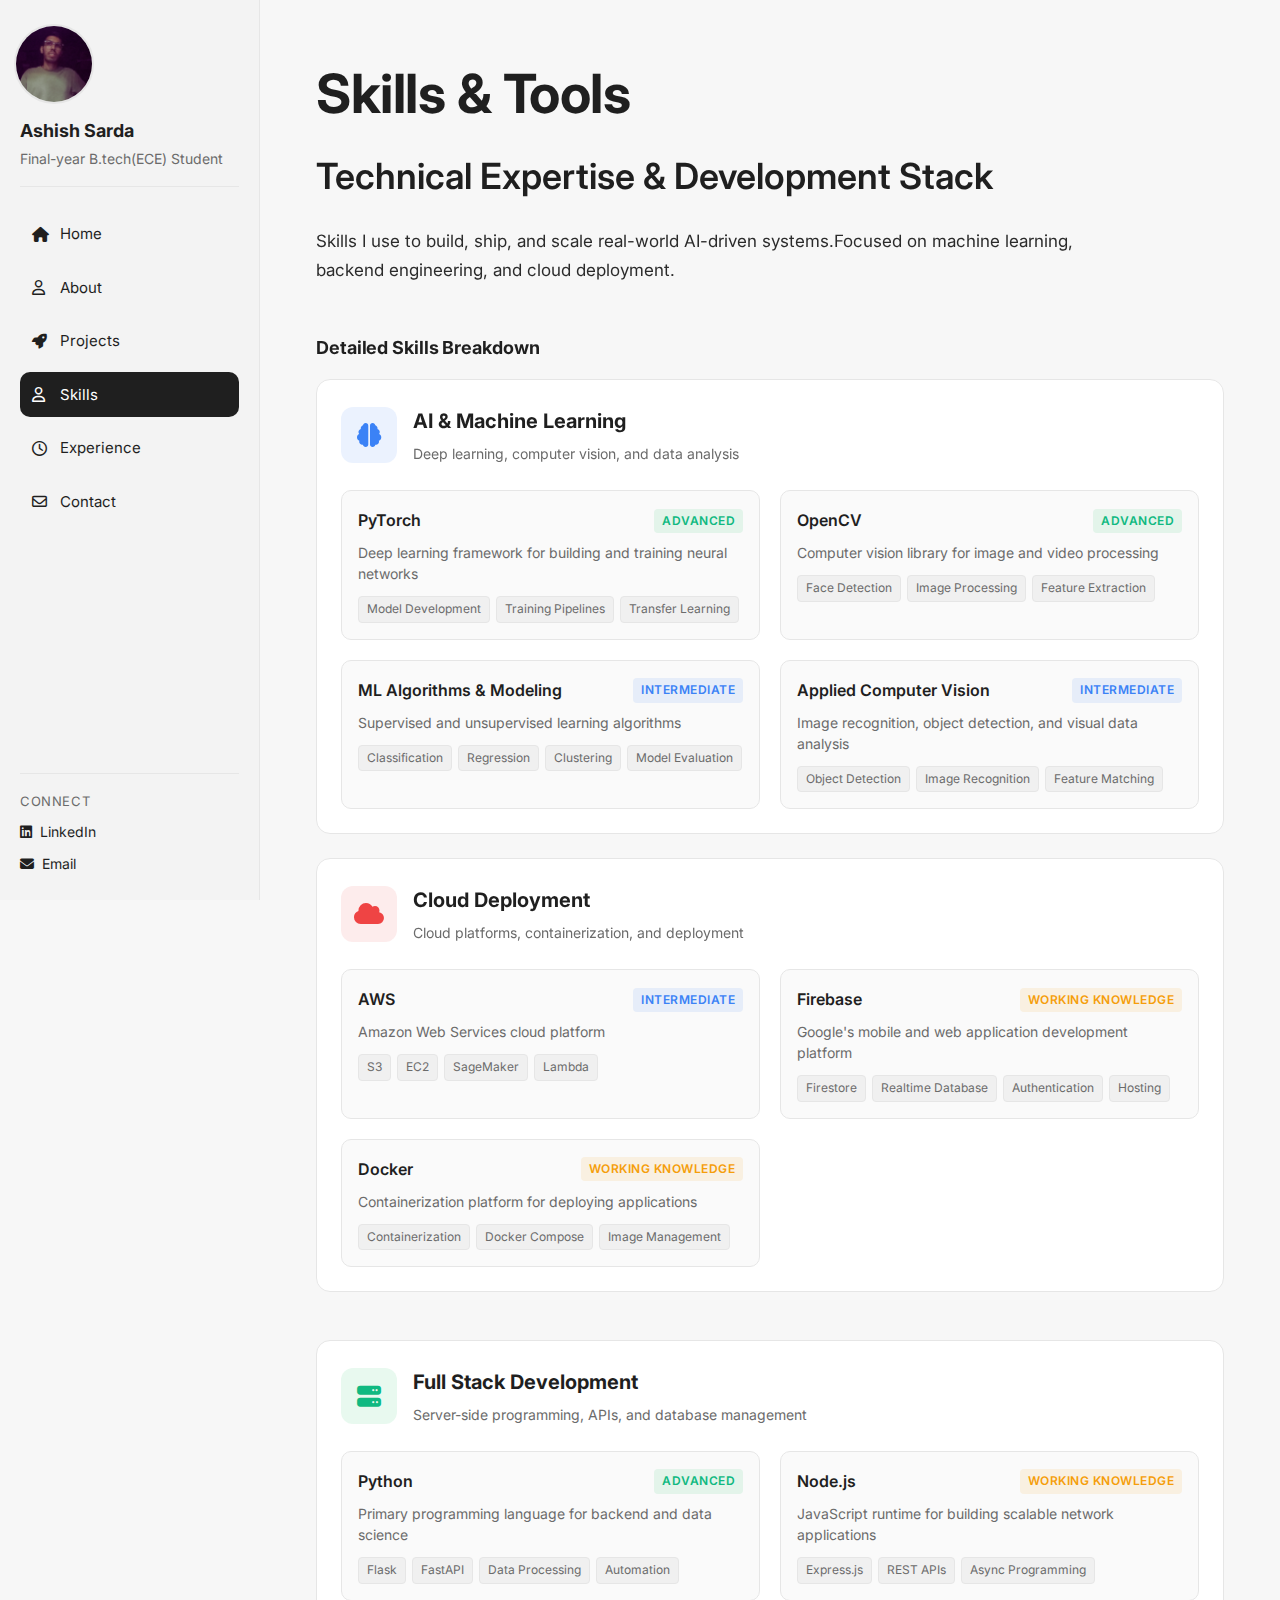
<file: skills.html>
<!DOCTYPE html>
<html lang="en">
<head>
    <meta charset="UTF-8">
    <meta name="viewport" content="width=device-width, initial-scale=1.0">
    <title>Skills & Tools | Ashish Sarda</title>
    <link rel="stylesheet" href="styles.css">
    <link rel="preconnect" href="https://fonts.googleapis.com">
    <link rel="preconnect" href="https://fonts.gstatic.com" crossorigin>
    <link href="https://fonts.googleapis.com/css2?family=Inter:wght@300;400;500;600;700&display=swap" rel="stylesheet">
    <link rel="stylesheet" href="https://cdnjs.cloudflare.com/ajax/libs/font-awesome/6.5.2/css/all.min.css" />
</head>
<body>
    <div class="layout">
        <!-- Sidebar -->
        <aside class="sidebar">
            <div class="sidebar-header">
                <div class="avatar"><img src="assets/images/Pic.jpg" alt="Ashish Sarda"></div>
                <div class="sidebar-name">Ashish Sarda</div>
                <div class="sidebar-role">Final-year B.tech(ECE) Student</div>
            </div>

            <nav class="sidebar-nav">
                <a href="index.html" class="sidebar-link"><i class="fa-solid fa-house"></i> Home</a>
                <a href="about.html" class="sidebar-link"><i class="fa-regular fa-user"></i> About</a>
                <a href="projects.html" class="sidebar-link"><i class="fa-solid fa-rocket"></i> Projects</a>
                <a href="skills.html" class="sidebar-link active"><i class="fa-regular fa-user"></i> Skills</a>
                <a href="experience.html" class="sidebar-link"><i class="fa-regular fa-clock"></i> Experience</a>
               <!--<a href="#blogs" class="sidebar-link"><i class="fa-solid fa-pen"></i> Blogs</a>-->
                <a href="contact.html" class="sidebar-link"><i class="fa-regular fa-envelope"></i> Contact</a>
            </nav>


            <div class="sidebar-connect">
                <div class="sidebar-connect-title">Connect</div>
                <a class="connect-link" href="https://www.linkedin.com/in/ashish-sarda-5051982a3/" target="_blank" rel="noopener noreferrer"><i class="fa-brands fa-linkedin"></i> LinkedIn</a>
                <a class="connect-link" href="mailto:aashishsarda@rediffmail.com"><i class="fa-solid fa-envelope"></i> Email</a>
            </div>
        </aside>

        <!-- Main Content -->
        <main class="main">
            <!-- Skills Hero -->
            <section class="hero">
                <div class="hero-inner fade-in">
                    <h1 class="hero-heading">Skills & Tools</h1>
                    <div class="hero-subheading">
                        <span>Technical Expertise & Development Stack</span>
                    </div>
                    <p class="hero-copy">
                        Skills I use to build, ship, and scale real-world AI-driven systems.Focused on machine learning, backend engineering, and cloud deployment.
                    </p>
                </div>
            </section>
            <!-- Detailed Skills by Category -->
            <section class="section fade-in">
                <h2 class="section-heading">Detailed Skills Breakdown</h2>
                
                <!-- AI & ML Skills -->
                <div class="skill-category-card">
                    <div class="category-header">
                        <div class="category-icon" style="background: rgba(59, 130, 246, 0.1);">
                            <i class="fa-solid fa-brain" style="color: #3b82f6;"></i>
                        </div>
                        <div class="category-title">
                            <h3>AI & Machine Learning</h3>
                            <p class="category-description">Deep learning, computer vision, and data analysis</p>
                        </div>
                    </div>
                    
                    <div class="skills-grid">
                        <div class="skill-item">
                            <div class="skill-item-header">
                                <span class="skill-item-name">PyTorch</span>
                                <span class="skill-level expert">Advanced</span>
                            </div>
                            <p class="skill-item-desc">Deep learning framework for building and training neural networks</p>
                            <div class="skill-tags">
                                <span class="skill-tag">Model Development</span>
                                <span class="skill-tag">Training Pipelines</span>
                                <span class="skill-tag">Transfer Learning</span>
                            </div>
                        </div>
                        
                        <div class="skill-item">
                            <div class="skill-item-header">
                                <span class="skill-item-name">OpenCV</span>
                                <span class="skill-level expert">Advanced</span>
                            </div>
                            <p class="skill-item-desc">Computer vision library for image and video processing</p>
                            <div class="skill-tags">
                                <span class="skill-tag">Face Detection</span>
                                <span class="skill-tag">Image Processing</span>
                                <span class="skill-tag">Feature Extraction</span>
                            </div>
                        </div>
                        
                        <div class="skill-item">
                            <div class="skill-item-header">
                                <span class="skill-item-name">ML Algorithms & Modeling</span>
                                <span class="skill-level advanced">Intermediate</span>
                            </div>
                            <p class="skill-item-desc">Supervised and unsupervised learning algorithms</p>
                            <div class="skill-tags">
                                <span class="skill-tag">Classification</span>
                                <span class="skill-tag">Regression</span>
                                <span class="skill-tag">Clustering</span>
                                <span class="skill-tag">Model Evaluation</span>
                            </div>
                        </div>
                        
                        <div class="skill-item">
                            <div class="skill-item-header">
                                <span class="skill-item-name">Applied Computer Vision</span>
                                <span class="skill-level advanced">Intermediate</span>
                            </div>
                            <p class="skill-item-desc">Image recognition, object detection, and visual data analysis</p>
                            <div class="skill-tags">
                                <span class="skill-tag">Object Detection</span>
                                <span class="skill-tag">Image Recognition</span>
                                <span class="skill-tag">Feature Matching</span>
                            </div>
                        </div>
                    </div>
                </div>
                
                
                <!-- IoT & Hardware 
                <div class="skill-category-card">
                    <div class="category-header">
                        <div class="category-icon" style="background: rgba(168, 85, 247, 0.1);">
                            <i class="fa-solid fa-microchip" style="color: #8b5cf6;"></i>
                        </div>
                        <div class="category-title">
                            <h3>IoT & Hardware</h3>
                            <p class="category-description">Embedded systems, sensors, and hardware integration</p>
                        </div>
                    </div>
                    
                    <div class="skills-grid">
                        <div class="skill-item">
                            <div class="skill-item-header">
                                <span class="skill-item-name">ESP32</span>
                                <span class="skill-level advanced">Advanced</span>
                            </div>
                            <p class="skill-item-desc">Microcontroller with WiFi and Bluetooth capabilities</p>
                            <div class="skill-tags">
                                <span class="skill-tag">IoT Projects</span>
                                <span class="skill-tag">Wireless Communication</span>
                                <span class="skill-tag">Sensor Integration</span>
                            </div>
                        </div>
                        
                        <div class="skill-item">
                            <div class="skill-item-header">
                                <span class="skill-item-name">C++</span>
                                <span class="skill-level intermediate">Intermediate</span>
                            </div>
                            <p class="skill-item-desc">Programming language for embedded systems and performance-critical applications</p>
                            <div class="skill-tags">
                                <span class="skill-tag">Embedded Programming</span>
                                <span class="skill-tag">Object-Oriented</span>
                            </div>
                        </div>
                        
                        <div class="skill-item">
                            <div class="skill-item-header">
                                <span class="skill-item-name">GPS Integration</span>
                                <span class="skill-level intermediate">Intermediate</span>
                            </div>
                            <p class="skill-item-desc">Working with GPS modules for location tracking</p>
                            <div class="skill-tags">
                                <span class="skill-tag">NMEA Protocol</span>
                                <span class="skill-tag">Location Services</span>
                                <span class="skill-tag">Real-time Tracking</span>
                            </div>
                        </div>
                        
                        <div class="skill-item">
                            <div class="skill-item-header">
                                <span class="skill-item-name">Sensor Networks</span>
                                <span class="skill-level intermediate">Intermediate</span>
                            </div>
                            <p class="skill-item-desc">Integrating various sensors and creating IoT networks</p>
                            <div class="skill-tags">
                                <span class="skill-tag">Data Collection</span>
                                <span class="skill-tag">Network Protocols</span>
                                <span class="skill-tag">Hardware Interface</span>
                            </div>
                        </div>
                    </div>
                </div>
                -->
                <!-- Cloud & DevOps -->
                <div class="skill-category-card">
                    <div class="category-header">
                        <div class="category-icon" style="background: rgba(239, 68, 68, 0.1);">
                            <i class="fa-solid fa-cloud" style="color: #ef4444;"></i>
                        </div>
                        <div class="category-title">
                            <h3>Cloud Deployment</h3>
                            <p class="category-description">Cloud platforms, containerization, and deployment</p>
                        </div>
                    </div>
                    
                    <div class="skills-grid">
                        <div class="skill-item">
                            <div class="skill-item-header">
                                <span class="skill-item-name">AWS</span>
                                <span class="skill-level advanced">Intermediate</span>
                            </div>
                            <p class="skill-item-desc">Amazon Web Services cloud platform</p>
                            <div class="skill-tags">
                                <span class="skill-tag">S3</span>
                                <span class="skill-tag">EC2</span>
                                <span class="skill-tag">SageMaker</span>
                                <span class="skill-tag">Lambda</span>
                            </div>
                        </div>
                        
                        <div class="skill-item">
                            <div class="skill-item-header">
                                <span class="skill-item-name">Firebase</span>
                                <span class="skill-level intermediate">Working Knowledge</span>
                            </div>
                            <p class="skill-item-desc">Google's mobile and web application development platform</p>
                            <div class="skill-tags">
                                <span class="skill-tag">Firestore</span>
                                <span class="skill-tag">Realtime Database</span>
                                <span class="skill-tag">Authentication</span>
                                <span class="skill-tag">Hosting</span>
                            </div>
                        </div>
                        
                        <div class="skill-item">
                            <div class="skill-item-header">
                                <span class="skill-item-name">Docker</span>
                                <span class="skill-level intermediate">Working Knowledge</span>
                            </div>
                            <p class="skill-item-desc">Containerization platform for deploying applications</p>
                            <div class="skill-tags">
                                <span class="skill-tag">Containerization</span>
                                <span class="skill-tag">Docker Compose</span>
                                <span class="skill-tag">Image Management</span>
                            </div>
                        </div>
                    </div>
                </div>
            </section>
            <!-- Backend Development -->
            <div class="skill-category-card">
                <div class="category-header">
                    <div class="category-icon" style="background: rgba(34, 197, 94, 0.1);">
                        <i class="fa-solid fa-server" style="color: #10b981;"></i>
                    </div>
                    <div class="category-title">
                        <h3>Full Stack Development</h3>
                        <p class="category-description">Server-side programming, APIs, and database management</p>
                    </div>
                </div>
                
                <div class="skills-grid">
                    <div class="skill-item">
                        <div class="skill-item-header">
                            <span class="skill-item-name">Python</span>
                            <span class="skill-level expert">Advanced</span>
                        </div>
                        <p class="skill-item-desc">Primary programming language for backend and data science</p>
                        <div class="skill-tags">
                            <span class="skill-tag">Flask</span>
                            <span class="skill-tag">FastAPI</span>
                            <span class="skill-tag">Data Processing</span>
                            <span class="skill-tag">Automation</span>
                        </div>
                    </div>
                    
                    <div class="skill-item">
                        <div class="skill-item-header">
                            <span class="skill-item-name">Node.js</span>
                            <span class="skill-level intermediate">Working Knowledge</span>
                        </div>
                        <p class="skill-item-desc">JavaScript runtime for building scalable network applications</p>
                        <div class="skill-tags">
                            <span class="skill-tag">Express.js</span>
                            <span class="skill-tag">REST APIs</span>
                            <span class="skill-tag">Async Programming</span>
                        </div>
                    </div>
                    
                    <div class="skill-item">
                        <div class="skill-item-header">
                            <span class="skill-item-name">API Design (REST)</span>
                            <span class="skill-level expert">Advanced</span>
                        </div>
                        <p class="skill-item-desc">Designing and implementing RESTful web services</p>
                        <div class="skill-tags">
                            <span class="skill-tag">API Design</span>
                            <span class="skill-tag">Authentication</span>
                            <span class="skill-tag">Rate Limiting</span>
                            <span class="skill-tag">Documentation</span>
                        </div>
                    </div>
                    
                    <div class="skill-item">
                        <div class="skill-item-header">
                            <span class="skill-item-name">Database Systems</span>
                            <span class="skill-level expert">Advanced</span>
                        </div>
                        <p class="skill-item-desc">SQL and NoSQL database design and management</p>
                        <div class="skill-tags">
                            <span class="skill-tag">MySQL</span>
                            <span class="skill-tag">MongoDB</span>
                            <span class="skill-tag">Firestore</span>
                            <span class="skill-tag">Database Design</span>
                        </div>
                    </div>
                    <div class="skill-item">
                        <div class="skill-item-header">
                            <span class="skill-item-name">React</span>
                            <span class="skill-level advanced">Intermediate</span>
                        </div>
                        <p class="skill-item-desc">JavaScript library for building user interfaces</p>
                        <div class="skill-tags">
                            <span class="skill-tag">Components</span>
                            <span class="skill-tag">Hooks</span>
                            <span class="skill-tag">State Management</span>
                        </div>
                    </div>
                    <div class="skill-item">
                        <div class="skill-item-header">
                            <span class="skill-item-name">Frontend Fundamentals</span>
                            <span class="skill-level expert">Advanced</span>
                        </div>
                        <p class="skill-item-desc">Modern web markup and styling technologies</p>
                        <div class="skill-tags">
                            <span class="skill-tag">HTML5</span>
                            <span class="skill-tag">CSS3</span>
                            <span class="skill-tag">ES6 JavaScript</span>
                        </div>
                    </div>
                </div>
            </div>
            

            <!-- Tools & Platforms -->
            <section class="section fade-in">
                <h2 class="section-heading">Tools & Platforms</h2>
                
                <div class="tools-grid">
                    <div class="tool-card">
                        <div class="tool-icon">
                            <i class="fa-brands fa-git-alt"></i>
                        </div>
                        <div class="tool-info">
                            <h3>Git & GitHub</h3>
                            <p>Version control and collaboration platform</p>
                            <div class="tool-tags">
                                <span class="tool-tag">Version Control</span>
                                <span class="tool-tag">Collaboration</span>
                                <span class="tool-tag">Code Review</span>
                            </div>
                        </div>
                    </div>
                    
                    <div class="tool-card">
                        <div class="tool-icon">
                            <i class="fa-solid fa-cube"></i>
                        </div>
                        <div class="tool-info">
                            <h3>Postman</h3>
                            <p>API development and testing environment</p>
                            <div class="tool-tags">
                                <span class="tool-tag">API Testing</span>
                                <span class="tool-tag">Documentation</span>
                                <span class="tool-tag">Mock Servers</span>
                            </div>
                        </div>
                    </div>
                    
                    <div class="tool-card">
                        <div class="tool-icon">
                            <i class="fa-solid fa-terminal"></i>
                        </div>
                        <div class="tool-info">
                            <h3>VS Code</h3>
                            <p>Primary code editor with extensive extensions</p>
                            <div class="tool-tags">
                                <span class="tool-tag">Code Editor</span>
                                <span class="tool-tag">Debugging</span>
                                <span class="tool-tag">Extensions</span>
                            </div>
                        </div>
                    </div>
                    
                    <div class="tool-card">
                        <div class="tool-icon">
                            <i class="fa-solid fa-database"></i>
                        </div>
                        <div class="tool-info">
                            <h3>MySQL Workbench</h3>
                            <p>Database design, development, and administration</p>
                            <div class="tool-tags">
                                <span class="tool-tag">Database Design</span>
                                <span class="tool-tag">SQL Development</span>
                                <span class="tool-tag">Administration</span>
                            </div>
                        </div>
                    </div>
                    
                    <div class="tool-card">
                        <div class="tool-icon">
                            <i class="fa-solid fa-sliders"></i>
                        </div>
                        <div class="tool-info">
                            <h3>Jupyter Notebook</h3>
                            <p>Interactive computing environment for data science</p>
                            <div class="tool-tags">
                                <span class="tool-tag">Data Analysis</span>
                                <span class="tool-tag">Prototyping</span>
                                <span class="tool-tag">Visualization</span>
                            </div>
                        </div>
                    </div>
                </div>
            </section>

            <section class="section fade-in" style="border-top: 1px solid var(--border); padding-top: 40px;">
    
                <div style="display: flex; justify-content: space-between; align-items: center; gap: 16px; flex-wrap: wrap;">
                    
                    <!-- Left Side: Next Button -->
                    <a href="projects.html" class="cta-btn" style="padding: 12px 24px;">
                        <i class="fa-solid fa-arrow-left"></i>
                        Prev: Projects
                    </a>
            
                    <div style="display: flex; gap: 16px; flex-wrap: wrap;">
                        <a href="experience.html" class="cta-btn" style="padding: 12px 24px;">
                            <i class="fa-solid fa-arrow-right"></i>
                            Next: Experience
                        </a>
            
                    </div>
            
                </div>
            </section>
            <!-- Footer -->
            <footer class="footer fade-in">
                <div class="footer-bottom">
                    <div class="footer-copyright">
                        © 2025 Ashish Sarda. Built with a laptop, coffee, and late nights.
                    </div>
                    <div class="footer-social">
                        <a href="https://www.linkedin.com/in/ashish-sarda-5051982a3/" target="_blank" rel="noopener noreferrer">
                            <i class="fa-brands fa-linkedin"></i>
                        </a>
                        <a href="mailto:aashishsarda@rediffmail.com">
                            <i class="fa-solid fa-envelope"></i>
                        </a>
                    </div>
                </div>
            </footer>

        </main>
    </div>
    

    <script src="script.js"></script>
    
    <style>
        .avatar {
            width: 80px;
            height: 80px;
            border-radius: 50%;
            overflow: hidden;
            margin: 0 auto 12px;
            border: 2px solid var(--border);
            margin-left: -6px;
        }

        .avatar img {
            width: 100%;
            height: 100%;
            object-fit: cover;
        }
        /* Footer */
        .footer {
            margin-top: 80px;
            padding-top: 48px;
            border-top: 1px solid var(--border);
        }
        
        .footer-content {
            display: grid;
            grid-template-columns: 300px 1fr;
            gap: 48px;
            margin-bottom: 40px;
        }
        
        .footer-brand {
            display: flex;
            gap: 16px;
        }
        
        .footer-avatar {
            width: 56px;
            height: 56px;
            border-radius: 50%;
            background: linear-gradient(135deg, #d6d6d6, #c1c1c1);
            display: flex;
            align-items: center;
            justify-content: center;
            font-weight: 700;
            color: #2a2a2a;
            font-size: 18px;
        }
        
        .footer-name {
            font-size: 18px;
            font-weight: 700;
            margin-bottom: 4px;
        }
        
        .footer-tagline {
            font-size: 14px;
            color: var(--muted);
        }
        
        .footer-links {
            display: grid;
            grid-template-columns: repeat(3, 1fr);
            gap: 32px;
        }
        
        .footer-column h4 {
            font-size: 16px;
            font-weight: 600;
            margin-bottom: 16px;
            color: var(--text);
        }
        
        .footer-column a {
            display: block;
            color: var(--muted);
            text-decoration: none;
            margin-bottom: 8px;
            font-size: 14px;
            transition: color 0.2s ease;
        }
        
        .footer-column a:hover {
            color: var(--text);
        }
        
        .footer-bottom {
            display: flex;
            justify-content: space-between;
            align-items: center;
            padding-top: 24px;
            /*border-top: 1px solid var(--border);*/
        }
        
        .footer-copyright {
            font-size: 14px;
            color: var(--muted);
        }
        
        .footer-social {
            display: flex;
            gap: 16px;
        }
        
        .footer-social a {
            color: var(--muted);
            font-size: 18px;
            transition: color 0.2s ease;
        }
        
        .footer-social a:hover {
            color: var(--text);
        }
        /* Additional styles for skills page */
        .skills-overview {
            background: #ffffff;
            border: 1px solid var(--border);
            border-radius: 14px;
            padding: 24px;
            margin-bottom: 40px;
        }
        
        .skill-progress {
            margin-bottom: 20px;
        }
        
        .skill-progress:last-child {
            margin-bottom: 0;
        }
        
        .skill-info {
            display: flex;
            justify-content: space-between;
            margin-bottom: 8px;
        }
        
        .skill-name {
            font-size: 15px;
            font-weight: 500;
            color: var(--text);
        }
        
        .skill-percent {
            font-size: 15px;
            font-weight: 600;
            color: var(--text);
        }
        
        .progress-bar {
            height: 8px;
            background: var(--pill);
            border-radius: 4px;
            overflow: hidden;
        }
        
        .progress-fill {
            height: 100%;
            border-radius: 4px;
            transition: width 1s ease-in-out;
        }
        
        .skill-category-card {
            background: #ffffff;
            border: 1px solid var(--border);
            border-radius: 14px;
            padding: 24px;
            margin-bottom: 24px;
        }
        
        .skill-category-card:last-child {
            margin-bottom: 0;
        }
        
        .category-header {
            display: flex;
            align-items: center;
            gap: 16px;
            margin-bottom: 24px;
        }
        
        .category-icon {
            width: 56px;
            height: 56px;
            border-radius: 12px;
            display: flex;
            align-items: center;
            justify-content: center;
            font-size: 24px;
        }
        
        .category-title h3 {
            font-size: 20px;
            font-weight: 700;
            margin-bottom: 4px;
        }
        
        .category-description {
            font-size: 14px;
            color: var(--muted);
        }
        
        .skills-grid {
            display: grid;
            grid-template-columns: repeat(auto-fill, minmax(280px, 1fr));
            gap: 20px;
        }
        
        .skill-item {
            background: #fafafa;
            border: 1px solid var(--border);
            border-radius: 10px;
            padding: 16px;
        }
        
        .skill-item-header {
            display: flex;
            justify-content: space-between;
            align-items: center;
            margin-bottom: 8px;
        }
        
        .skill-item-name {
            font-size: 16px;
            font-weight: 600;
            color: var(--text);
        }
        
        .skill-level {
            font-size: 12px;
            font-weight: 600;
            padding: 2px 8px;
            border-radius: 4px;
            text-transform: uppercase;
            letter-spacing: 0.5px;
        }
        
        .skill-level.expert {
            background: rgba(34, 197, 94, 0.1);
            color: #10b981;
        }
        
        .skill-level.advanced {
            background: rgba(59, 130, 246, 0.1);
            color: #3b82f6;
        }
        
        .skill-level.intermediate {
            background: rgba(245, 158, 11, 0.1);
            color: #f59e0b;
        }
        
        .skill-level.beginner {
            background: rgba(156, 163, 175, 0.1);
            color: #6b7280;
        }
        
        .skill-item-desc {
            font-size: 14px;
            color: var(--muted);
            line-height: 1.5;
            margin-bottom: 12px;
        }
        
        .skill-tags {
            display: flex;
            flex-wrap: wrap;
            gap: 6px;
        }
        
        .skill-tag {
            padding: 2px 8px;
            background: var(--pill);
            border: 1px solid var(--border);
            border-radius: 4px;
            font-size: 12px;
            color: var(--muted);
        }
        
        .tools-grid {
            display: grid;
            grid-template-columns: repeat(auto-fill, minmax(300px, 1fr));
            gap: 20px;
            margin-bottom: 40px;
        }
        
        .tool-card {
            background: #ffffff;
            border: 1px solid var(--border);
            border-radius: 12px;
            padding: 20px;
            display: flex;
            align-items: flex-start;
            gap: 16px;
            transition: transform 0.2s ease, box-shadow 0.2s ease;
        }
        
        .tool-card:hover {
            transform: translateY(-2px);
            box-shadow: 0 4px 12px rgba(0, 0, 0, 0.08);
        }
        
        .tool-icon {
            width: 48px;
            height: 48px;
            background: var(--pill);
            border-radius: 10px;
            display: flex;
            align-items: center;
            justify-content: center;
            font-size: 20px;
            color: var(--accent-soft);
        }
        
        .tool-info h3 {
            font-size: 18px;
            font-weight: 600;
            margin-bottom: 4px;
        }
        
        .tool-info p {
            font-size: 14px;
            color: var(--muted);
            margin-bottom: 12px;
            line-height: 1.5;
        }
        
        .tool-tags {
            display: flex;
            flex-wrap: wrap;
            gap: 6px;
        }
        
        .tool-tag {
            padding: 2px 8px;
            background: var(--pill);
            border: 1px solid var(--border);
            border-radius: 4px;
            font-size: 12px;
            color: var(--muted);
        }
        
        .methodology-cards {
            display: grid;
            grid-template-columns: repeat(auto-fill, minmax(280px, 1fr));
            gap: 20px;
        }
        
        .methodology-card {
            background: #ffffff;
            border: 1px solid var(--border);
            border-radius: 12px;
            padding: 20px;
            text-align: center;
        }
        
        .methodology-icon {
            width: 56px;
            height: 56px;
            background: var(--pill);
            border-radius: 12px;
            display: flex;
            align-items: center;
            justify-content: center;
            font-size: 24px;
            color: var(--accent-soft);
            margin: 0 auto 16px;
        }
        
        .methodology-card h3 {
            font-size: 18px;
            font-weight: 600;
            margin-bottom: 8px;
        }
        
        .methodology-card p {
            font-size: 14px;
            color: var(--muted);
            line-height: 1.5;
            margin-bottom: 16px;
        }
        
        .methodology-tags {
            display: flex;
            flex-wrap: wrap;
            gap: 6px;
            justify-content: center;
        }
        
        .methodology-tags span {
            padding: 2px 8px;
            background: var(--pill);
            border: 1px solid var(--border);
            border-radius: 4px;
            font-size: 12px;
            color: var(--muted);
        }
        
        @media (max-width: 768px) {
            .skills-grid {
                grid-template-columns: 1fr;
            }
            
            .tools-grid {
                grid-template-columns: 1fr;
            }
            
            .methodology-cards {
                grid-template-columns: 1fr;
            }
            
            .category-header {
                flex-direction: column;
                align-items: flex-start;
                gap: 12px;
            }
            
            .tool-card {
                flex-direction: column;
            }
        }
    </style>
    
    <script>
        // Animate progress bars on scroll
        document.addEventListener('DOMContentLoaded', function() {
            const progressBars = document.querySelectorAll('.progress-fill');
            
            const observer = new IntersectionObserver((entries) => {
                entries.forEach(entry => {
                    if (entry.isIntersecting) {
                        const progressBar = entry.target;
                        const width = progressBar.style.width;
                        progressBar.style.width = '0%';
                        
                        setTimeout(() => {
                            progressBar.style.width = width;
                        }, 100);
                        
                        observer.unobserve(progressBar);
                    }
                });
            }, {
                threshold: 0.5
            });
            
            progressBars.forEach(bar => {
                observer.observe(bar);
            });
            
            // Add animation to skill items
            const skillItems = document.querySelectorAll('.skill-item, .tool-card, .methodology-card');
            
            skillItems.forEach((item, index) => {
                item.style.opacity = '0';
                item.style.transform = 'translateY(20px)';
                item.style.transition = 'opacity 0.5s ease, transform 0.5s ease';
                
                setTimeout(() => {
                    item.style.opacity = '1';
                    item.style.transform = 'translateY(0)';
                }, 100 * index);
            });
        });
    </script>
</body>
</html>
</file>
<file: styles.css>
/* Reset */
* { box-sizing: border-box; margin: 0; padding: 0; }

html { scroll-behavior: smooth; }

:root {
    --bg: #f7f7f7;
    --panel: #ffffff;
    --text: #1f1f1f;
    --muted: #6b6b6b;
    --border: #e6e6e6;
    --accent: #2b2f38;
    --accent-soft: #3a3f4b;
    --pill: #f0f0f0;
}

body {
    font-family: 'Inter', -apple-system, BlinkMacSystemFont, 'Segoe UI', sans-serif;
    background: var(--bg);
    color: var(--text);
    line-height: 1.7;
    -webkit-font-smoothing: antialiased;
}

.layout {
    display: grid;
    grid-template-columns: 260px 1fr;
    min-height: 100vh;
}

/* Sidebar
.sidebar {
    position: sticky;
    top: 0;
    height: 100vh;
    padding: 24px 20px;
    background: #f3f3f3;
    border-right: 1px solid var(--border);
    display: flex;
    flex-direction: column;
    gap: 24px;
}
*/
/* Enhanced Sidebar with Elegant Scrollbar */
.sidebar {
    position: sticky;
    top: 0;
    height: 100vh;
    padding: 24px 20px;
    background: #f3f3f3;
    border-right: 1px solid var(--border);
    display: flex;
    flex-direction: column;
    gap: 24px;
    overflow: hidden;
}

.sidebar-header {
    flex-shrink: 0;
    padding-bottom: 16px;
    border-bottom: 1px solid rgba(0, 0, 0, 0.05);
}

.sidebar-nav {
    flex-grow: 1;
    overflow-y: auto;
    overflow-x: hidden;
    min-height: 0;
    padding-right: 8px; /* Space for scrollbar */
    margin-right: -8px; /* Compensate for padding */
    
    /* Elegant scrollbar */
    scrollbar-width: thin;
    scrollbar-color: rgba(0, 0, 0, 0.2) transparent;
}

/* Custom scrollbar styling */
.sidebar-nav::-webkit-scrollbar {
    width: 4px;
}

.sidebar-nav::-webkit-scrollbar-track {
    background: transparent;
    border-radius: 10px;
    margin: 8px 0;
}

.sidebar-nav::-webkit-scrollbar-thumb {
    background: rgba(0, 0, 0, 0.2);
    border-radius: 10px;
    transition: background 0.2s ease;
}

.sidebar-nav::-webkit-scrollbar-thumb:hover {
    background: rgba(0, 0, 0, 0.3);
}

/* Hide scrollbar when not scrolling */
.sidebar-nav {
    scrollbar-width: thin;
}

.sidebar-nav:not(:hover)::-webkit-scrollbar-thumb {
    background: transparent;
}

.sidebar-nav:hover::-webkit-scrollbar-thumb {
    background: rgba(0, 0, 0, 0.2);
}

.sidebar-connect {
    flex-shrink: 0;
    margin-top: auto;
    padding-top: 16px;
    border-top: 1px solid rgba(0, 0, 0, 0.05);
}

/* Navigation items spacing */
.sidebar-link {
    display: flex;
    align-items: center;
    gap: 10px;
    padding: 10px 12px;
    border-radius: 10px;
    color: var(--text);
    text-decoration: none;
    font-size: 15px;
    transition: background 0.2s ease, color 0.2s ease;
    margin-bottom: 4px;
}

/* Responsive design */
@media (max-width: 980px) {
    .sidebar {
        position: relative;
        height: auto;
        max-height: none;
        flex-direction: row;
        flex-wrap: wrap;
        gap: 12px;
        overflow: visible;
        padding: 16px;
    }
    
    .sidebar-header {
        padding-bottom: 0;
        border-bottom: none;
        flex-direction: row;
        align-items: center;
        gap: 12px;
    }
    
    .sidebar-nav {
        flex-direction: row;
        flex-wrap: wrap;
        overflow: visible;
        flex-grow: 0;
        padding-right: 0;
        margin-right: 0;
        gap: 4px;
    }
    
    .sidebar-link {
        margin-bottom: 0;
    }
    
    .sidebar-connect {
        width: 100%;
        margin-top: 8px;
        padding-top: 12px;
        border-top: 1px solid var(--border);
    }
}

/* Smooth scrolling behavior for the sidebar 
.sidebar-nav {
    scroll-behavior: smooth;
}
.sidebar-header {
    display: flex;
    flex-direction: column;
    align-items: flex-start;
    gap: 6px;
}*/
/* Add these styles to your existing styles.css file */

/* Navigation styles for about.html and project pages */
.nav {
    position: sticky;
    top: 0;
    background: #ffffff;
    border-bottom: 1px solid var(--border);
    z-index: 1000;
    padding: 12px 0;
}

.nav-container {
    max-width: 1200px;
    margin: 0 auto;
    padding: 0 20px;
    display: flex;
    align-items: center;
    justify-content: space-between;
}

.nav-logo {
    font-size: 24px;
    font-weight: 700;
    color: var(--text);
    text-decoration: none;
    display: flex;
    align-items: center;
    justify-content: center;
    width: 40px;
    height: 40px;
    background: var(--pill);
    border-radius: 50%;
}

.nav-links {
    display: flex;
    gap: 24px;
}

.nav-link {
    color: var(--text);
    text-decoration: none;
    font-size: 15px;
    font-weight: 500;
    transition: color 0.2s ease;
}

.nav-link:hover {
    color: var(--accent-soft);
}

.nav-link.active {
    color: #000;
    font-weight: 600;
}

/* Container for consistent width */
.container {
    max-width: 780px;
    margin: 0 auto;
    padding: 0 20px;
}

/* Spacing variables */
:root {
    --spacing-xs: 4px;
    --spacing-sm: 8px;
    --spacing-md: 16px;
    --spacing-lg: 24px;
    --spacing-xl: 32px;
    --spacing-xxl: 48px;
    
    --font-size-small: 14px;
    --font-size-base: 16px;
    --font-size-large: 18px;
    --font-size-xlarge: 20px;
    
    --border-light: #f0f0f0;
    --text-secondary: #6b6b6b;
}

/* About page specific styles */
.hero-name {
    font-size: clamp(36px, 6vw, 48px);
    font-weight: 700;
    margin-bottom: 12px;
}

.hero-tagline {
    font-size: 20px;
    color: var(--muted);
    margin-bottom: 32px;
}

.project-content {
    padding: 48px 0;
}

.project-content h2 {
    font-size: 28px;
    font-weight: 700;
    margin: 32px 0 16px;
    color: var(--text);
}

.project-content h3 {
    font-size: 20px;
    font-weight: 600;
    margin: 24px 0 12px;
    color: var(--text);
}

.project-content p {
    font-size: 17px;
    line-height: 1.7;
    margin-bottom: 16px;
    color: #2b2b2b;
}

.project-content ul {
    margin: 16px 0;
    padding-left: 24px;
}

.project-content li {
    margin-bottom: 8px;
    line-height: 1.6;
}

/* Project page hero styles */
.project-hero {
    padding: 64px 0 32px;
}

.back-link {
    display: inline-flex;
    align-items: center;
    gap: 8px;
    color: var(--muted);
    text-decoration: none;
    font-size: 14px;
    margin-bottom: 20px;
}

.back-link:hover {
    color: var(--text);
}

.project-hero-title {
    font-size: clamp(36px, 6vw, 54px);
    font-weight: 700;
    margin-bottom: 8px;
}

.project-hero-subtitle {
    font-size: 20px;
    color: var(--muted);
    margin-bottom: 32px;
}

.project-meta {
    display: flex;
    gap: 32px;
    flex-wrap: wrap;
    padding-top: 16px;
    border-top: 1px solid var(--border);
}

.project-meta-item {
    display: flex;
    flex-direction: column;
    gap: 4px;
}

.project-meta-label {
    font-size: 13px;
    color: var(--muted);
    text-transform: uppercase;
    letter-spacing: 0.5px;
}

.project-meta-value {
    font-size: 15px;
    font-weight: 500;
}

.tech-tag {
    display: inline-block;
    padding: 6px 12px;
    background: var(--pill);
    border: 1px solid var(--border);
    border-radius: 8px;
    font-size: 14px;
    margin-right: 8px;
    margin-bottom: 8px;
}

/* Button styles */
.btn {
    display: inline-block;
    padding: 12px 24px;
    border-radius: 8px;
    text-decoration: none;
    font-weight: 600;
    font-size: 15px;
    transition: all 0.2s ease;
    border: none;
    cursor: pointer;
}

.btn-primary {
    background: #000;
    color: #fff;
}

.btn-primary:hover {
    background: #333;
    transform: translateY(-2px);
}

.btn-secondary {
    background: transparent;
    color: var(--text);
    border: 1px solid var(--border);
}

.btn-secondary:hover {
    background: var(--pill);
    transform: translateY(-2px);
}

.hero-cta {
    display: flex;
    gap: 16px;
    justify-content: center;
    margin-top: 32px;
}

/* Footer styles */
.footer {
    padding: 32px 0;
    border-top: 1px solid var(--border);
    margin-top: 64px;
}

.footer-text {
    text-align: center;
    color: var(--muted);
    font-size: 14px;
}

/* Responsive adjustments */
@media (max-width: 768px) {
    .nav-links {
        gap: 16px;
    }
    
    .nav-link {
        font-size: 14px;
    }
    
    .project-meta {
        gap: 16px;
    }
    
    .project-content h2 {
        font-size: 24px;
    }
    
    .hero-cta {
        flex-direction: column;
    }
    
    .btn {
        width: 100%;
        text-align: center;
    }
}
.avatar {
    width: 56px;
    height: 56px;
    border-radius: 50%;
    background: linear-gradient(135deg, #d6d6d6, #c1c1c1);
    display: grid;
    place-items: center;
    font-weight: 700;
    color: #2a2a2a;
    font-size: 18px;
}

.sidebar-name {
    font-size: 18px;
    font-weight: 700;
}

.sidebar-role {
    font-size: 14px;
    color: var(--muted);
}

.sidebar-nav {
    display: flex;
    flex-direction: column;
    gap: 4px;
}

.sidebar-link {
    display: flex;
    align-items: center;
    gap: 10px;
    padding: 10px 12px;
    border-radius: 10px;
    color: var(--text);
    text-decoration: none;
    font-size: 15px;
    transition: background 0.2s ease, color 0.2s ease;
}

.sidebar-link i { width: 18px; }

.sidebar-link:hover {
    background: #e9e9e9;
}

.sidebar-link.active {
    background: #1f1f1f;
    color: #fff;
}

.sidebar-connect {
    margin-top: auto;
    display: flex;
    flex-direction: column;
    gap: 8px;
}

.sidebar-connect-title {
    font-size: 13px;
    letter-spacing: 0.6px;
    color: var(--muted);
    text-transform: uppercase;
}

.connect-link {
    display: flex;
    align-items: center;
    gap: 8px;
    color: var(--text);
    text-decoration: none;
    font-size: 14px;
}

.connect-link:hover { color: var(--accent-soft); }

/* Main */
.main {
    padding: 48px 56px 64px;
}

.hero {
    margin-bottom: 48px;
}

.hero-inner {
    max-width: 780px;
}

.hero-heading {
    font-size: clamp(36px, 6vw, 54px);
    font-weight: 700;
    letter-spacing: -0.5px;
}

.hero-subheading {
    display: flex;
    align-items: center;
    gap: 6px;
    font-size: clamp(24px, 4vw, 36px);
    font-weight: 600;
    margin: 6px 0 20px;
}
/* Active state for sidebar links */
.sidebar-link.active {
    background: #1f1f1f;
    color: #fff;
}

/* Ensure active state is visible */
.sidebar-link.active:hover {
    background: #1f1f1f;
    color: #fff;
}

/* For project pages, make sure Projects link is active */
.sidebar-nav a[href="projects.html"].active,
.sidebar-nav a[href="morphshield.html"] ~ a[href="projects.html"],
.sidebar-nav a[href="pravasmitra.html"] ~ a[href="projects.html"],
.sidebar-nav a[href="factio.html"] ~ a[href="projects.html"] {
    background: #1f1f1f;
    color: #fff;
}
.pointer { color: #f1c40f; font-size: 18px; }

.cta-bar {
    margin: 12px 0 28px;
    background: #ffffff;
    border: 1px solid var(--border);
    border-radius: 14px;
    padding: 12px 14px;
    display: flex;
    align-items: center;
    justify-content: space-between;
    gap: 12px;
}

.cta-left {
    display: flex;
    align-items: center;
    gap: 10px;
    font-weight: 500;
}

.cta-btn {
    padding: 8px 16px;
    background: #000;
    color: #fff;
    border-radius: 999px;
    text-decoration: none;
    font-size: 14px;
    font-weight: 600;
}

.hero-copy {
    font-size: 17px;
    color: #2b2b2b;
    margin-bottom: 12px;
    max-width: 820px;
}

.section {
    margin-bottom: 48px;
}

.section-heading {
    font-size: 18px;
    font-weight: 700;
    margin-bottom: 16px;
    letter-spacing: -0.1px;
}

.pill-list {
    display: flex;
    flex-wrap: wrap;
    gap: 10px;
}

.pill, .link-pill {
    display: inline-flex;
    align-items: center;
    gap: 8px;
    padding: 10px 14px;
    background: var(--pill);
    border-radius: 12px;
    border: 1px solid var(--border);
    font-size: 14px;
    color: var(--text);
    text-decoration: none;
}

.link-pill:hover { background: #e9e9e9; }

.card-grid {
    display: grid;
    grid-template-columns: repeat(auto-fit, minmax(260px, 1fr));
    gap: 12px;
}

.card {
    background: #ffffff;
    border: 1px solid var(--border);
    border-radius: 14px;
    padding: 14px;
    display: flex;
    flex-direction: column;
    gap: 8px;
}

.card-label {
    font-size: 12px;
    text-transform: uppercase;
    letter-spacing: 0.6px;
    color: var(--muted);
    font-weight: 600;
}

.card-title {
    font-size: 18px;
    font-weight: 700;
}

.card-desc {
    font-size: 14px;
    color: var(--muted);
}

.card-link {
    font-size: 14px;
    color: #000;
    text-decoration: none;
    font-weight: 600;
}

.card-link.muted { color: var(--muted); cursor: default; }

/* Animations */
.fade-in {
    opacity: 0;
    transform: translateY(12px);
    transition: opacity 0.5s ease, transform 0.5s ease;
}
.fade-in.visible {
    opacity: 1;
    transform: translateY(0);
}

/* Responsive */
@media (max-width: 980px) {
    .layout {
        grid-template-columns: 1fr;
    }
    .sidebar {
        position: relative;
        height: auto;
        flex-direction: row;
        flex-wrap: wrap;
        gap: 12px;
    }
    .sidebar-nav {
        flex-direction: row;
        flex-wrap: wrap;
    }
    .sidebar-connect {
        width: 100%;
        margin-top: 8px;
    }
    .main {
        padding: 28px 20px 48px;
    }
}

@media (max-width: 640px) {
    .sidebar {
        padding: 16px;
    }
    .hero-heading {
        font-size: 32px;
    }
    .hero-subheading {
        font-size: 22px;
    }
    .cta-bar {
        flex-direction: column;
        align-items: flex-start;
    }
    .cta-btn { width: 100%; text-align: center; }
    .pill-list { flex-direction: column; }
    .pill, .link-pill { width: 100%; }
}
</file>
